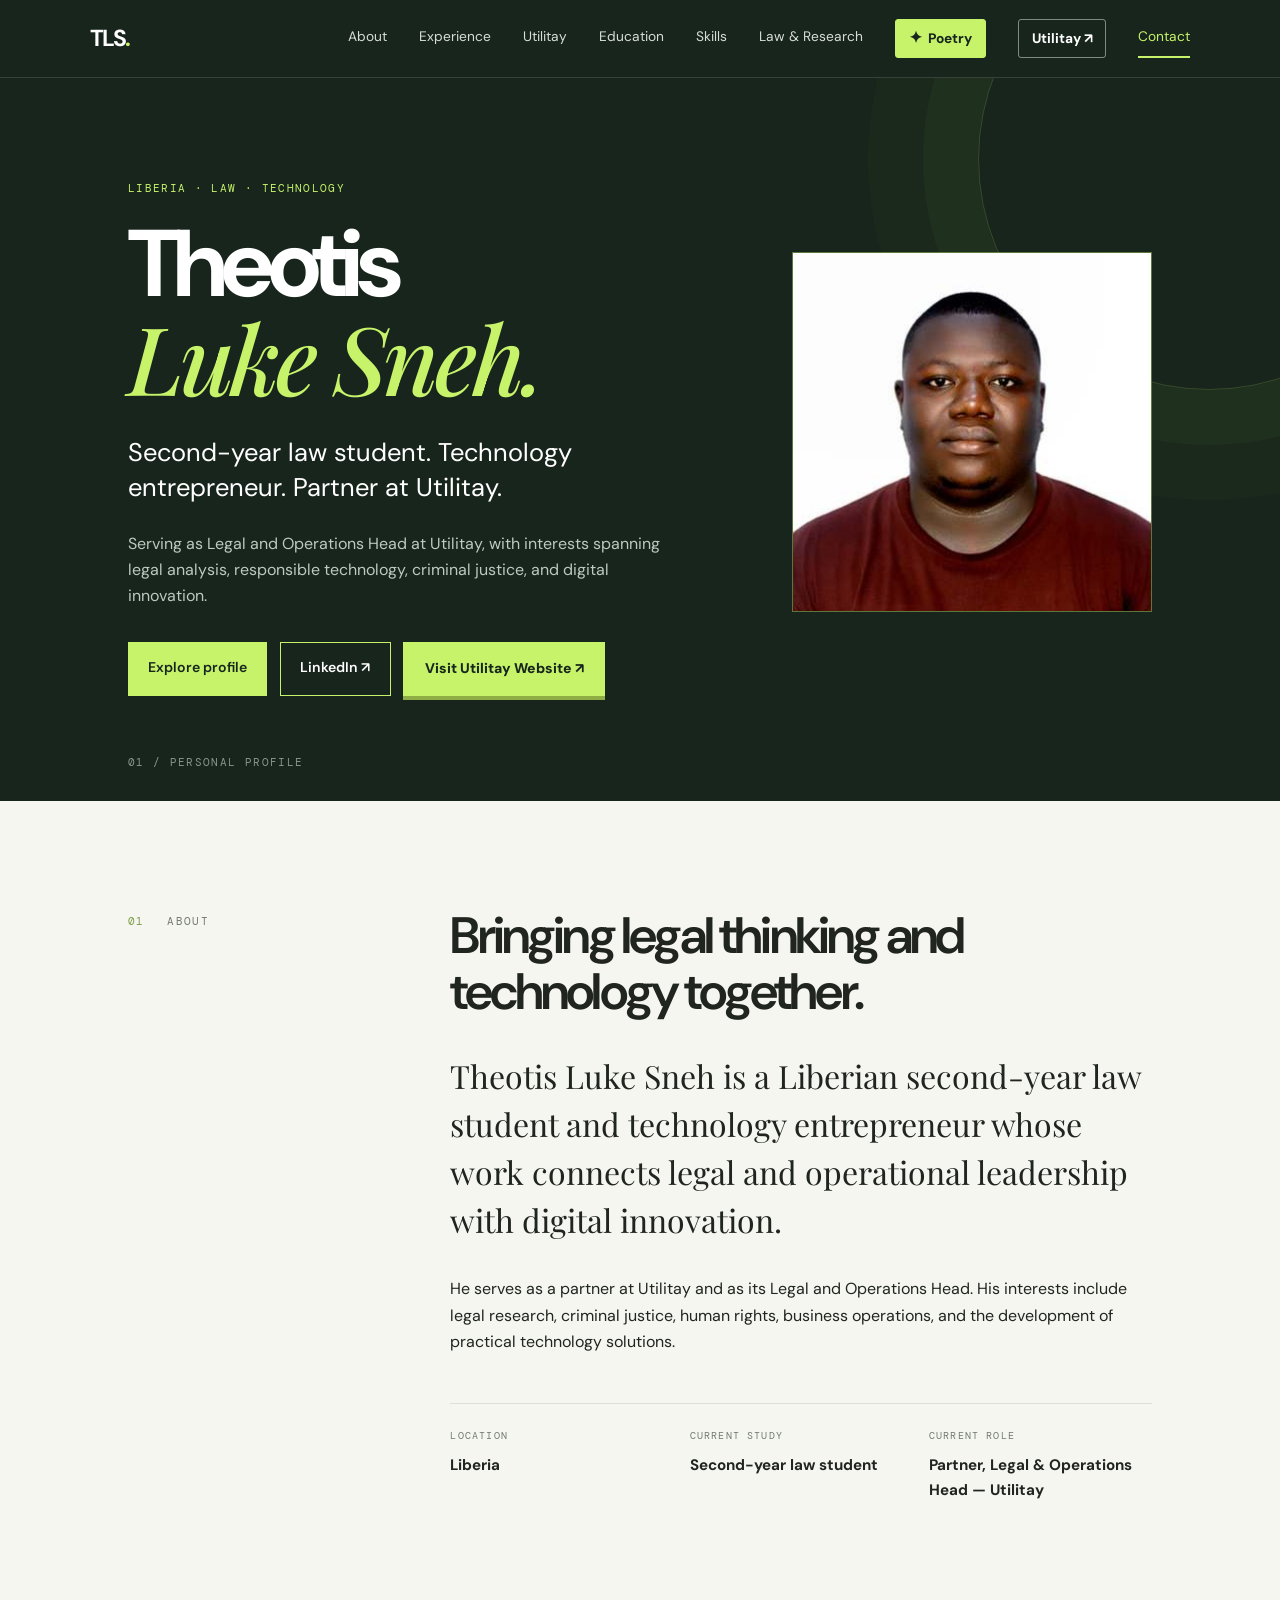
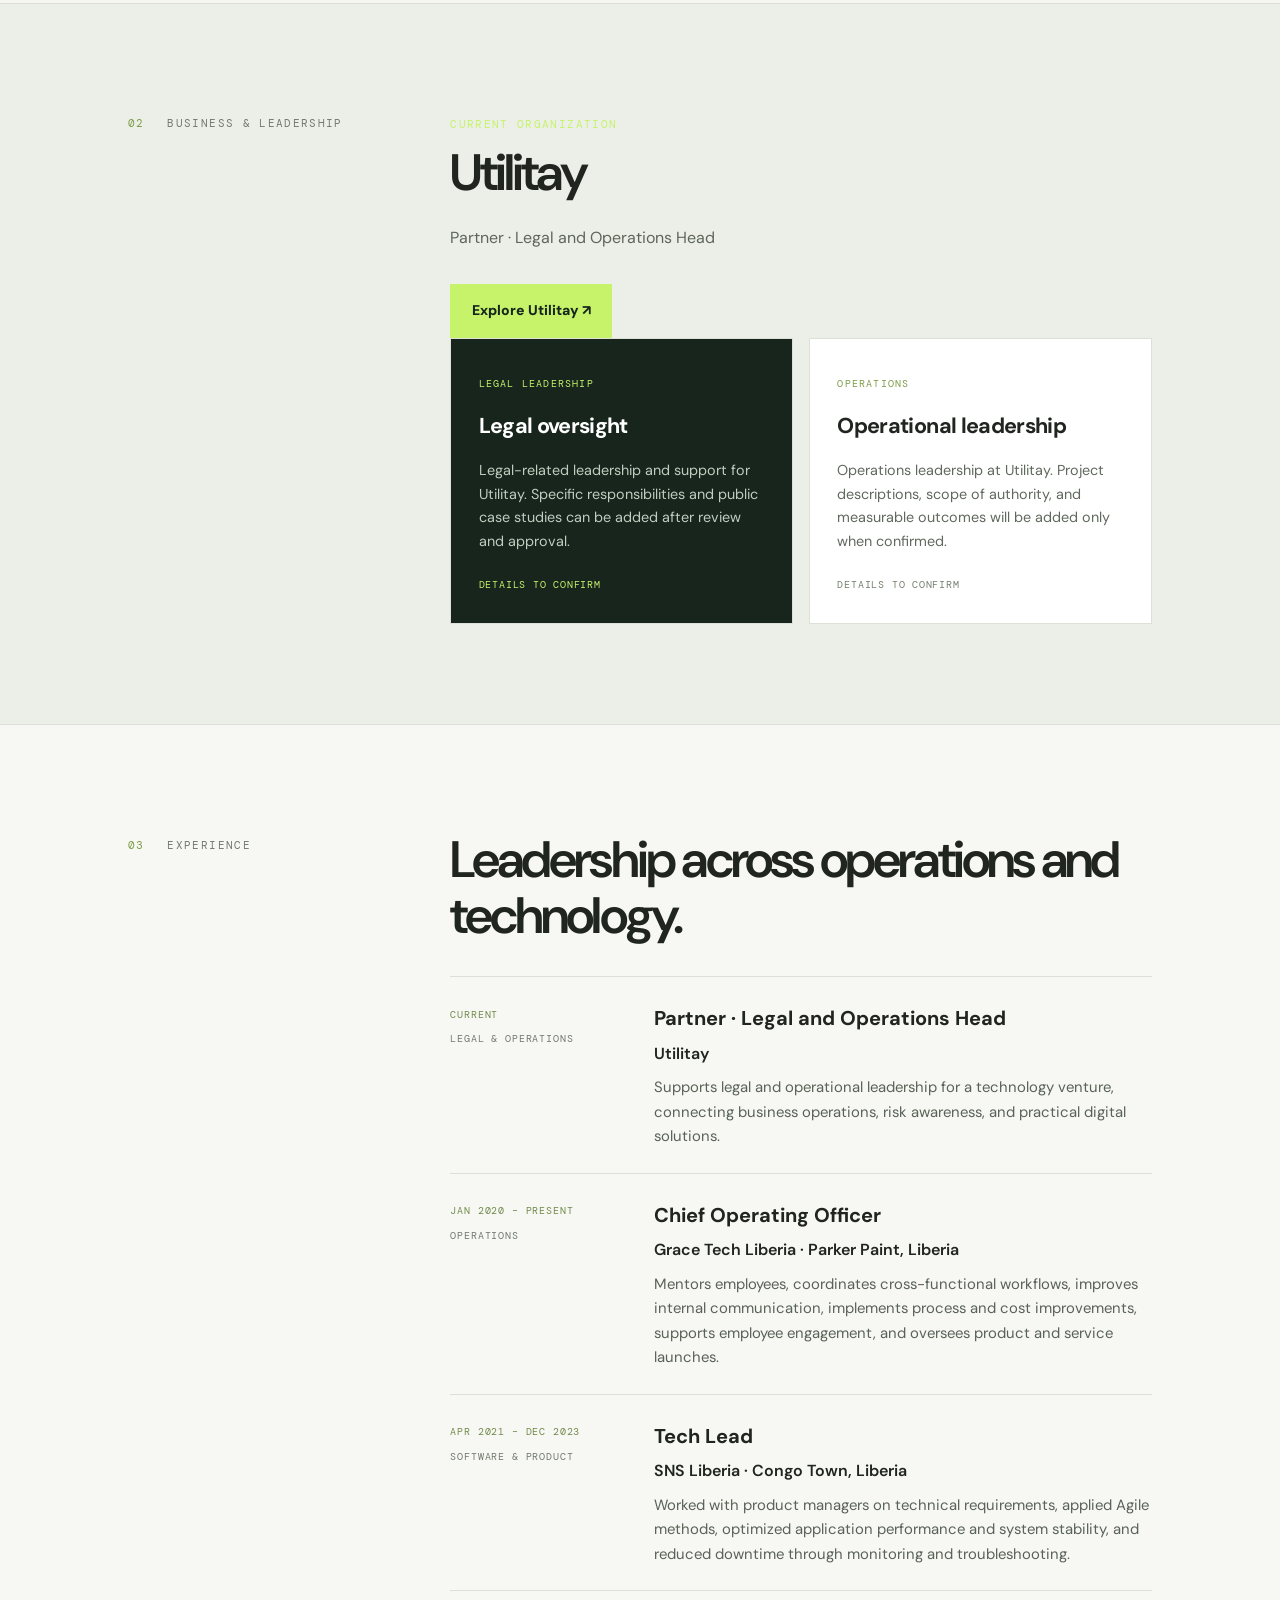
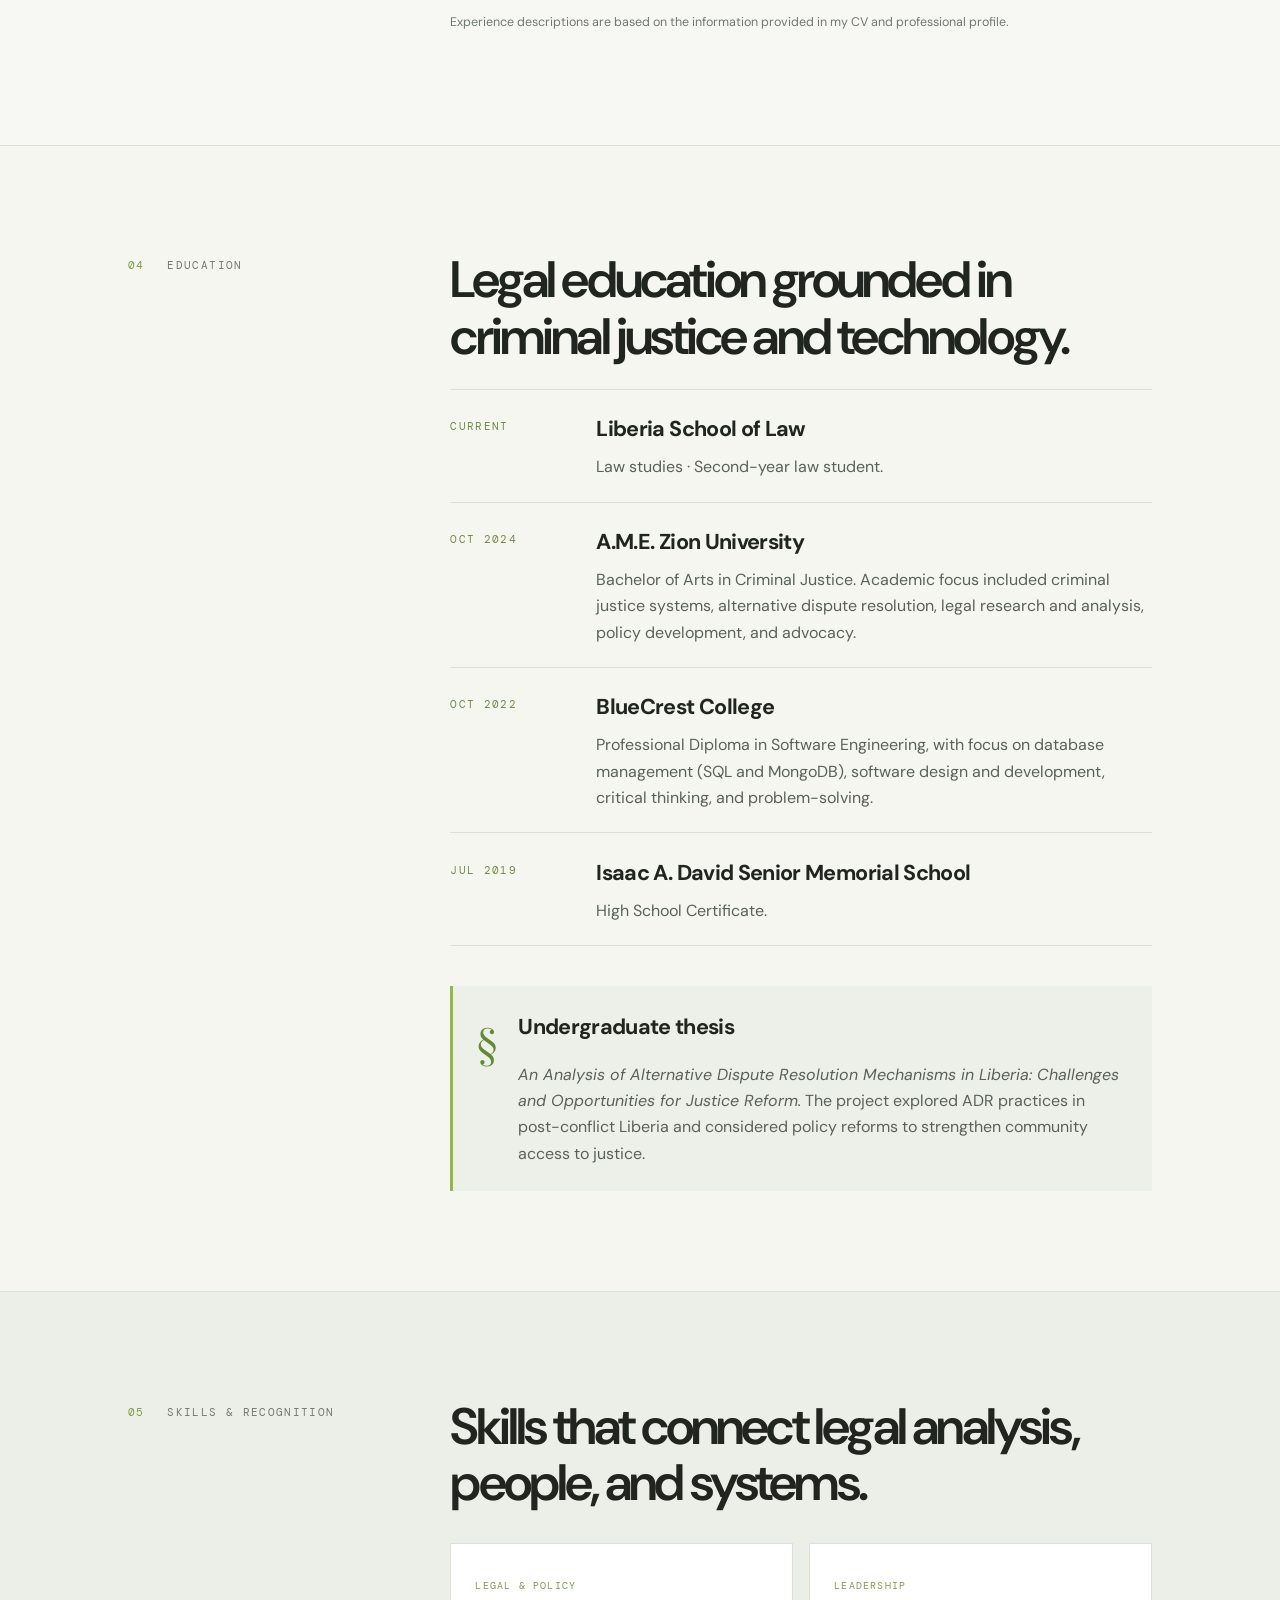
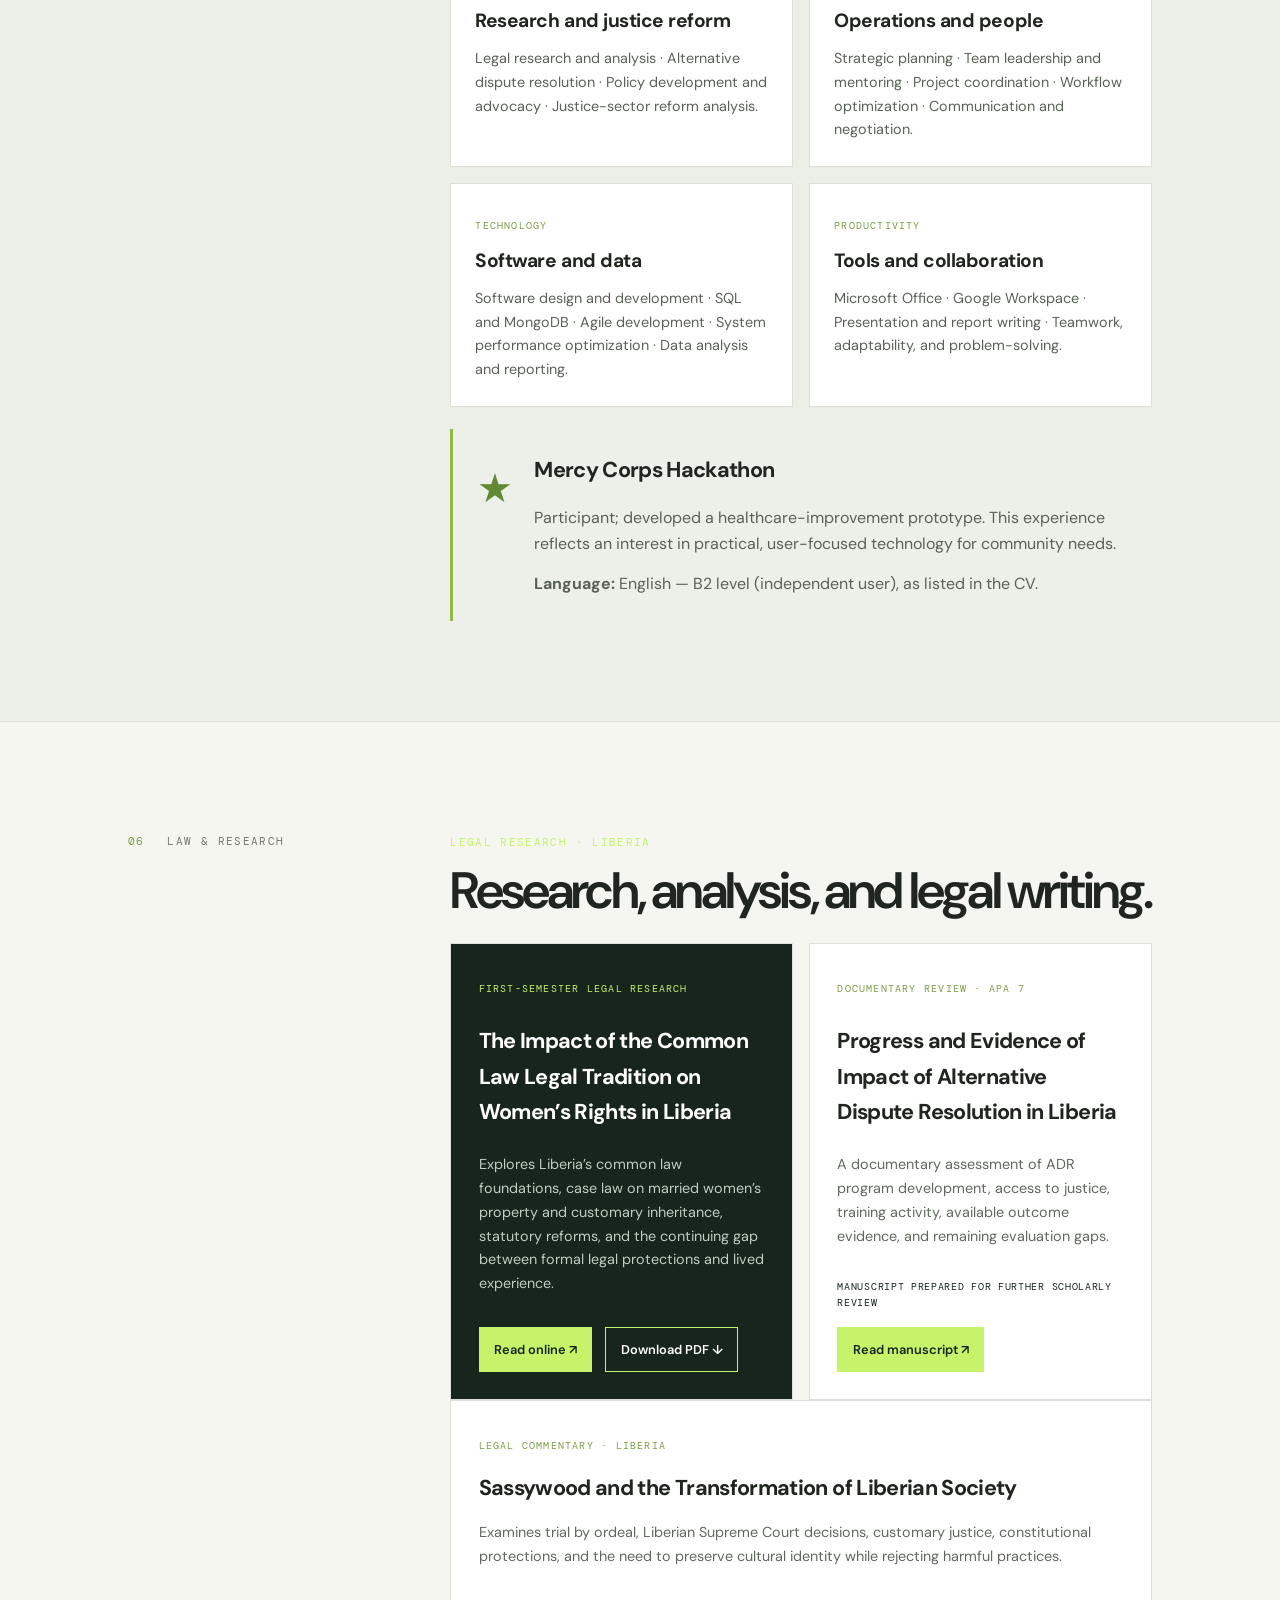
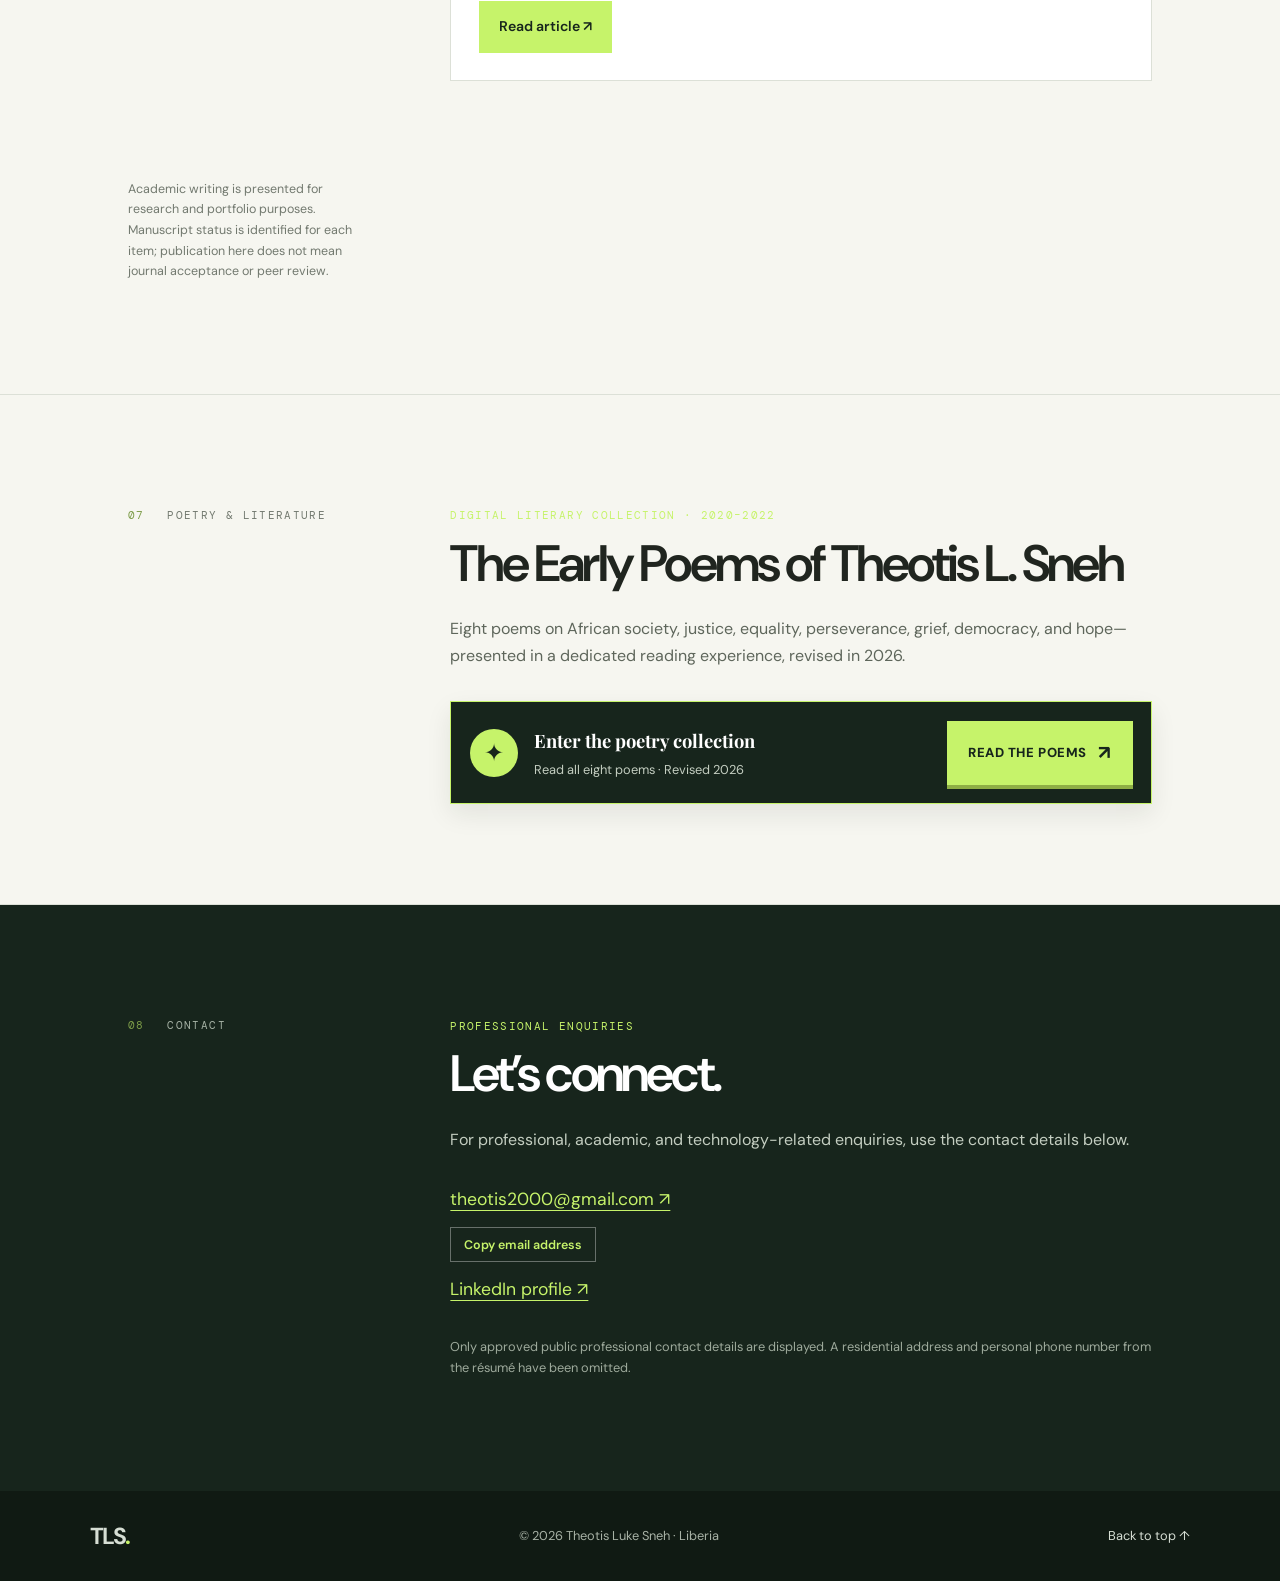
<file: index.html>
<!doctype html>
<html lang="en">
<head>
 <meta name="google-site-verification" content="4X5OKmhWTNkqXhuO3a7ehO23bypr1b2L3fSBo4uZtwU" />
  <meta charset="utf-8">
  <meta name="viewport" content="width=device-width, initial-scale=1">
  <meta name="description" content="Theotis Luke Sneh is a second-year law student and partner at Utilitay, serving as Legal and Operations Head. His interests include law, technology, criminal justice, and digital innovation in Liberia.">
  <meta name="theme-color" content="#17251c">
  <title>Theotis Luke Sneh | Law, Technology & Entrepreneurship</title>
  <link rel="stylesheet" href="styles.css">
  <script type="application/ld+json">
  {
    "@context": "https://schema.org",
    "@type": "ProfilePage",
    "mainEntity": {
      "@type": "Person",
      "name": "Theotis Luke Sneh",
      "description": "Second-year law student and partner at Utilitay, serving as Legal and Operations Head.",
      "email": "mailto:theotis2000@gmail.com",
      "sameAs": ["https://www.linkedin.com/in/theotis-sneh-ab7462237"],
      "address": {"@type": "PostalAddress", "addressCountry": "LR"},
      "alumniOf": [
        {"@type": "CollegeOrUniversity", "name": "A.M.E. Zion University"},
        {"@type": "EducationalOrganization", "name": "BlueCrest College"}
      ]
    }
  }
  </script>
</head>
<body>
  <div class="scroll-progress" role="progressbar" aria-label="Page scroll progress" aria-valuemin="0" aria-valuemax="100" aria-valuenow="0"><span id="scroll-progress-fill"></span></div>
  <header class="topbar">
    <a class="wordmark" href="#home" aria-label="Theotis Luke Sneh home">TLS<span>.</span></a>
    <button class="menu-toggle" type="button" aria-controls="main-navigation" aria-expanded="false" aria-label="Open navigation"><span></span><span></span><span></span></button>
    <nav id="main-navigation" aria-label="Main navigation">
      <a href="#about">About</a><a href="#experience">Experience</a><a href="#work">Utilitay</a><a href="#education">Education</a><a href="#skills">Skills</a><a href="#research">Law &amp; Research</a><a class="poetry-nav-link" href="poetry.html"><span aria-hidden="true">✦</span> Poetry</a><a class="utilitay-nav-link" href="https://utilitay.com/" target="_blank" rel="noopener noreferrer">Utilitay ↗</a><a href="#contact">Contact</a>
    </nav>
  </header>
  <main>
    <section class="hero" id="home">
      <div class="hero-copy">
        <p class="eyebrow">LIBERIA · LAW · TECHNOLOGY</p>
        <h1>Theotis<br><em>Luke Sneh.</em></h1>
        <p class="lede">Second-year law student. Technology entrepreneur. Partner at Utilitay.</p>
        <p class="intro">Serving as Legal and Operations Head at Utilitay, with interests spanning legal analysis, responsible technology, criminal justice, and digital innovation.</p>
        <div class="actions">
          <a class="button primary" href="#about">Explore profile</a>
          <a class="button secondary" href="https://www.linkedin.com/in/theotis-sneh-ab7462237" target="_blank" rel="noopener noreferrer">LinkedIn ↗</a>
          <a class="button utilitay-hero-button" href="https://utilitay.com/" target="_blank" rel="noopener noreferrer">Visit Utilitay Website ↗</a>
        </div>
      </div>
      <div class="portrait-frame">
        <img class="portrait-photo" src="theotis-luke-sneh-portrait.jpg?v=3" alt="Professional headshot of Theotis Luke Sneh in a burgundy shirt against a plain white background" width="360" height="360" loading="eager" decoding="async">
      </div>
      <div class="hero-index">01 / PERSONAL PROFILE</div>
    </section>

    <section class="section about" id="about">
      <div class="section-label"><span>01</span> ABOUT</div>
      <div class="section-body">
        <h2>Bringing legal thinking and technology together.</h2>
        <p class="large-copy">Theotis Luke Sneh is a Liberian second-year law student and technology entrepreneur whose work connects legal and operational leadership with digital innovation.</p>
        <p>He serves as a partner at Utilitay and as its Legal and Operations Head. His interests include legal research, criminal justice, human rights, business operations, and the development of practical technology solutions.</p>
        <div class="fact-grid">
          <div><span class="fact-label">LOCATION</span><strong>Liberia</strong></div>
          <div><span class="fact-label">CURRENT STUDY</span><strong>Second-year law student</strong></div>
          <div><span class="fact-label">CURRENT ROLE</span><strong>Partner, Legal & Operations Head — Utilitay</strong></div>
        </div>
      </div>
    </section>

    <section class="section work" id="work">
      <div class="section-label"><span>02</span> BUSINESS & LEADERSHIP</div>
      <div class="section-body">
        <p class="eyebrow">CURRENT ORGANIZATION</p>
        <h2>Utilitay</h2>
        <p class="section-intro">Partner · Legal and Operations Head</p>
        <div class="actions utilitay-section-action"><a class="button utilitay-hero-button" href="https://utilitay.com/" target="_blank" rel="noopener noreferrer">Explore Utilitay ↗</a></div>
        <div class="project-grid">
          <article class="project-card featured">
            <p class="card-kicker">LEGAL LEADERSHIP</p>
            <h3>Legal oversight</h3>
            <p>Legal-related leadership and support for Utilitay. Specific responsibilities and public case studies can be added after review and approval.</p>
            <span class="card-status">DETAILS TO CONFIRM</span>
          </article>
          <article class="project-card">
            <p class="card-kicker">OPERATIONS</p>
            <h3>Operational leadership</h3>
            <p>Operations leadership at Utilitay. Project descriptions, scope of authority, and measurable outcomes will be added only when confirmed.</p>
            <span class="card-status">DETAILS TO CONFIRM</span>
          </article>
        </div>
      </div>
    </section>


    <section class="section experience" id="experience">
      <div class="section-label"><span>03</span> EXPERIENCE</div>
      <div class="section-body">
        <h2>Leadership across operations and technology.</h2>
        <div class="experience-list">
          <article class="experience-item">
            <div class="experience-meta"><span class="experience-date">CURRENT</span><span class="experience-type">LEGAL &amp; OPERATIONS</span></div>
            <div><h3>Partner · Legal and Operations Head</h3><p class="experience-org">Utilitay</p><p>Supports legal and operational leadership for a technology venture, connecting business operations, risk awareness, and practical digital solutions.</p></div>
          </article>
          <article class="experience-item">
            <div class="experience-meta"><span class="experience-date">JAN 2020 – PRESENT</span><span class="experience-type">OPERATIONS</span></div>
            <div><h3>Chief Operating Officer</h3><p class="experience-org">Grace Tech Liberia · Parker Paint, Liberia</p><p>Mentors employees, coordinates cross-functional workflows, improves internal communication, implements process and cost improvements, supports employee engagement, and oversees product and service launches.</p></div>
          </article>
          <article class="experience-item">
            <div class="experience-meta"><span class="experience-date">APR 2021 – DEC 2023</span><span class="experience-type">SOFTWARE &amp; PRODUCT</span></div>
            <div><h3>Tech Lead</h3><p class="experience-org">SNS Liberia · Congo Town, Liberia</p><p>Worked with product managers on technical requirements, applied Agile methods, optimized application performance and system stability, and reduced downtime through monitoring and troubleshooting.</p></div>
          </article>
        </div>
        <p class="experience-footnote">Experience descriptions are based on the information provided in my CV and professional profile.</p>
      </div>
    </section>

    <section class="section law" id="education">
      <div class="section-label"><span>04</span> EDUCATION</div>
      <div class="section-body">
        <h2>Legal education grounded in criminal justice and technology.</h2>
        <div class="education-list">
          <article><span class="education-date">CURRENT</span><div><h3>Liberia School of Law</h3><p>Law studies · Second-year law student.</p></div></article>
          <article><span class="education-date">OCT 2024</span><div><h3>A.M.E. Zion University</h3><p>Bachelor of Arts in Criminal Justice. Academic focus included criminal justice systems, alternative dispute resolution, legal research and analysis, policy development, and advocacy.</p></div></article>
          <article><span class="education-date">OCT 2022</span><div><h3>BlueCrest College</h3><p>Professional Diploma in Software Engineering, with focus on database management (SQL and MongoDB), software design and development, critical thinking, and problem-solving.</p></div></article>
          <article><span class="education-date">JUL 2019</span><div><h3>Isaac A. David Senior Memorial School</h3><p>High School Certificate.</p></div></article>
        </div>
        <div class="research-note">
          <span class="research-mark">§</span>
          <div><h3>Undergraduate thesis</h3><p><em>An Analysis of Alternative Dispute Resolution Mechanisms in Liberia: Challenges and Opportunities for Justice Reform.</em> The project explored ADR practices in post-conflict Liberia and considered policy reforms to strengthen community access to justice.</p></div>
        </div>
      </div>
    </section>

    <section class="section skills-section" id="skills">
      <div class="section-label"><span>05</span> SKILLS &amp; RECOGNITION</div>
      <div class="section-body">
        <h2>Skills that connect legal analysis, people, and systems.</h2>
        <div class="skills-grid">
          <article class="skill-card"><p class="card-kicker">LEGAL &amp; POLICY</p><h3>Research and justice reform</h3><p>Legal research and analysis · Alternative dispute resolution · Policy development and advocacy · Justice-sector reform analysis.</p></article>
          <article class="skill-card"><p class="card-kicker">LEADERSHIP</p><h3>Operations and people</h3><p>Strategic planning · Team leadership and mentoring · Project coordination · Workflow optimization · Communication and negotiation.</p></article>
          <article class="skill-card"><p class="card-kicker">TECHNOLOGY</p><h3>Software and data</h3><p>Software design and development · SQL and MongoDB · Agile development · System performance optimization · Data analysis and reporting.</p></article>
          <article class="skill-card"><p class="card-kicker">PRODUCTIVITY</p><h3>Tools and collaboration</h3><p>Microsoft Office · Google Workspace · Presentation and report writing · Teamwork, adaptability, and problem-solving.</p></article>
        </div>
        <div class="research-note recognition-note">
          <span class="research-mark">★</span>
          <div><h3>Mercy Corps Hackathon</h3><p>Participant; developed a healthcare-improvement prototype. This experience reflects an interest in practical, user-focused technology for community needs.</p><p class="language-line"><strong>Language:</strong> English — B2 level (independent user), as listed in the CV.</p></div>
        </div>
      </div>
    </section>

    <section class="section law" id="research">
      <div class="section-label"><span>06</span> LAW &amp; RESEARCH</div>
      <div class="section-body">
        <p class="eyebrow">LEGAL RESEARCH · LIBERIA</p>
        <h2>Research, analysis, and legal writing.</h2>
        <div class="project-grid research-grid">
          <article class="project-card featured">
            <p class="card-kicker">FIRST-SEMESTER LEGAL RESEARCH</p>
            <h3>The Impact of the Common Law Legal Tradition on Women’s Rights in Liberia</h3>
            <p>Explores Liberia’s common law foundations, case law on married women’s property and customary inheritance, statutory reforms, and the continuing gap between formal legal protections and lived experience.</p>
            <div class="actions"><a class="button primary" href="research/common-law-womens-rights-liberia.html">Read online ↗</a><a class="button secondary" href="research/common-law-womens-rights-liberia-public-copy.pdf">Download PDF ↓</a></div>
          </article>
          <article class="project-card">
            <p class="card-kicker">DOCUMENTARY REVIEW · APA 7</p>
            <h3>Progress and Evidence of Impact of Alternative Dispute Resolution in Liberia</h3>
            <p>A documentary assessment of ADR program development, access to justice, training activity, available outcome evidence, and remaining evaluation gaps.</p>
            <span class="manuscript-status">MANUSCRIPT PREPARED FOR FURTHER SCHOLARLY REVIEW</span>
            <div class="actions"><a class="button primary" href="research/liberia-adr-documentary-assessment.html">Read manuscript ↗</a></div>
          </article>
        </div>
                  <article class="project-card">
            <p class="card-kicker">LEGAL COMMENTARY · LIBERIA</p>
            <h3>Sassywood and the Transformation of Liberian Society</h3>
            <p>Examines trial by ordeal, Liberian Supreme Court decisions, customary justice, constitutional protections, and the need to preserve cultural identity while rejecting harmful practices.</p>
            <div class="actions"><a class="button primary" href="research/sassywood-liberian-society.html">Read article ↗</a></div>
          </article>
        </div>
        <p class="research-disclaimer">Academic writing is presented for research and portfolio purposes. Manuscript status is identified for each item; publication here does not mean journal acceptance or peer review.</p>
      </div>
    </section>

    <section class="section law" id="poetry">
      <div class="section-label"><span>07</span> POETRY &amp; LITERATURE</div>
      <div class="section-body">
        <p class="eyebrow">DIGITAL LITERARY COLLECTION · 2020–2022</p>
        <h2>The Early Poems of Theotis L. Sneh</h2>
        <p class="section-intro">Eight poems on African society, justice, equality, perseverance, grief, democracy, and hope—presented in a dedicated reading experience, revised in 2026.</p>
        <div class="poetry-callout"><div class="poetry-callout-mark" aria-hidden="true">✦</div><div class="poetry-callout-copy"><strong>Enter the poetry collection</strong><span>Read all eight poems · Revised 2026</span></div><a class="button poetry-cta" href="poetry.html">READ THE POEMS <span aria-hidden="true">↗</span></a></div>
      </div>
    </section>

    <section class="section contact" id="contact">
      <div class="section-label"><span>08</span> CONTACT</div>
      <div class="section-body contact-panel">
        <p class="eyebrow">PROFESSIONAL ENQUIRIES</p>
        <h2>Let’s connect.</h2>
        <p>For professional, academic, and technology-related enquiries, use the contact details below.</p>
        <div class="contact-links">
          <a href="mailto:theotis2000@gmail.com">theotis2000@gmail.com ↗</a>
          <button class="copy-email-button" type="button" data-copy="theotis2000@gmail.com">Copy email address</button>
          <a href="https://www.linkedin.com/in/theotis-sneh-ab7462237" target="_blank" rel="noopener noreferrer">LinkedIn profile ↗</a>
        </div>
        <p class="privacy-note">Only approved public professional contact details are displayed. A residential address and personal phone number from the résumé have been omitted.</p>
      </div>
    </section>
  </main>
  <button class="back-to-top" id="back-to-top" type="button" aria-label="Back to top">↑ <span>Top</span></button>
  <footer>
    <a class="wordmark" href="#home">TLS<span>.</span></a>
    <p>© 2026 Theotis Luke Sneh · Liberia</p>
    <a href="#home">Back to top ↑</a>
  </footer>
  <script src="script.js" defer></script>
</body>
</html>
</file>
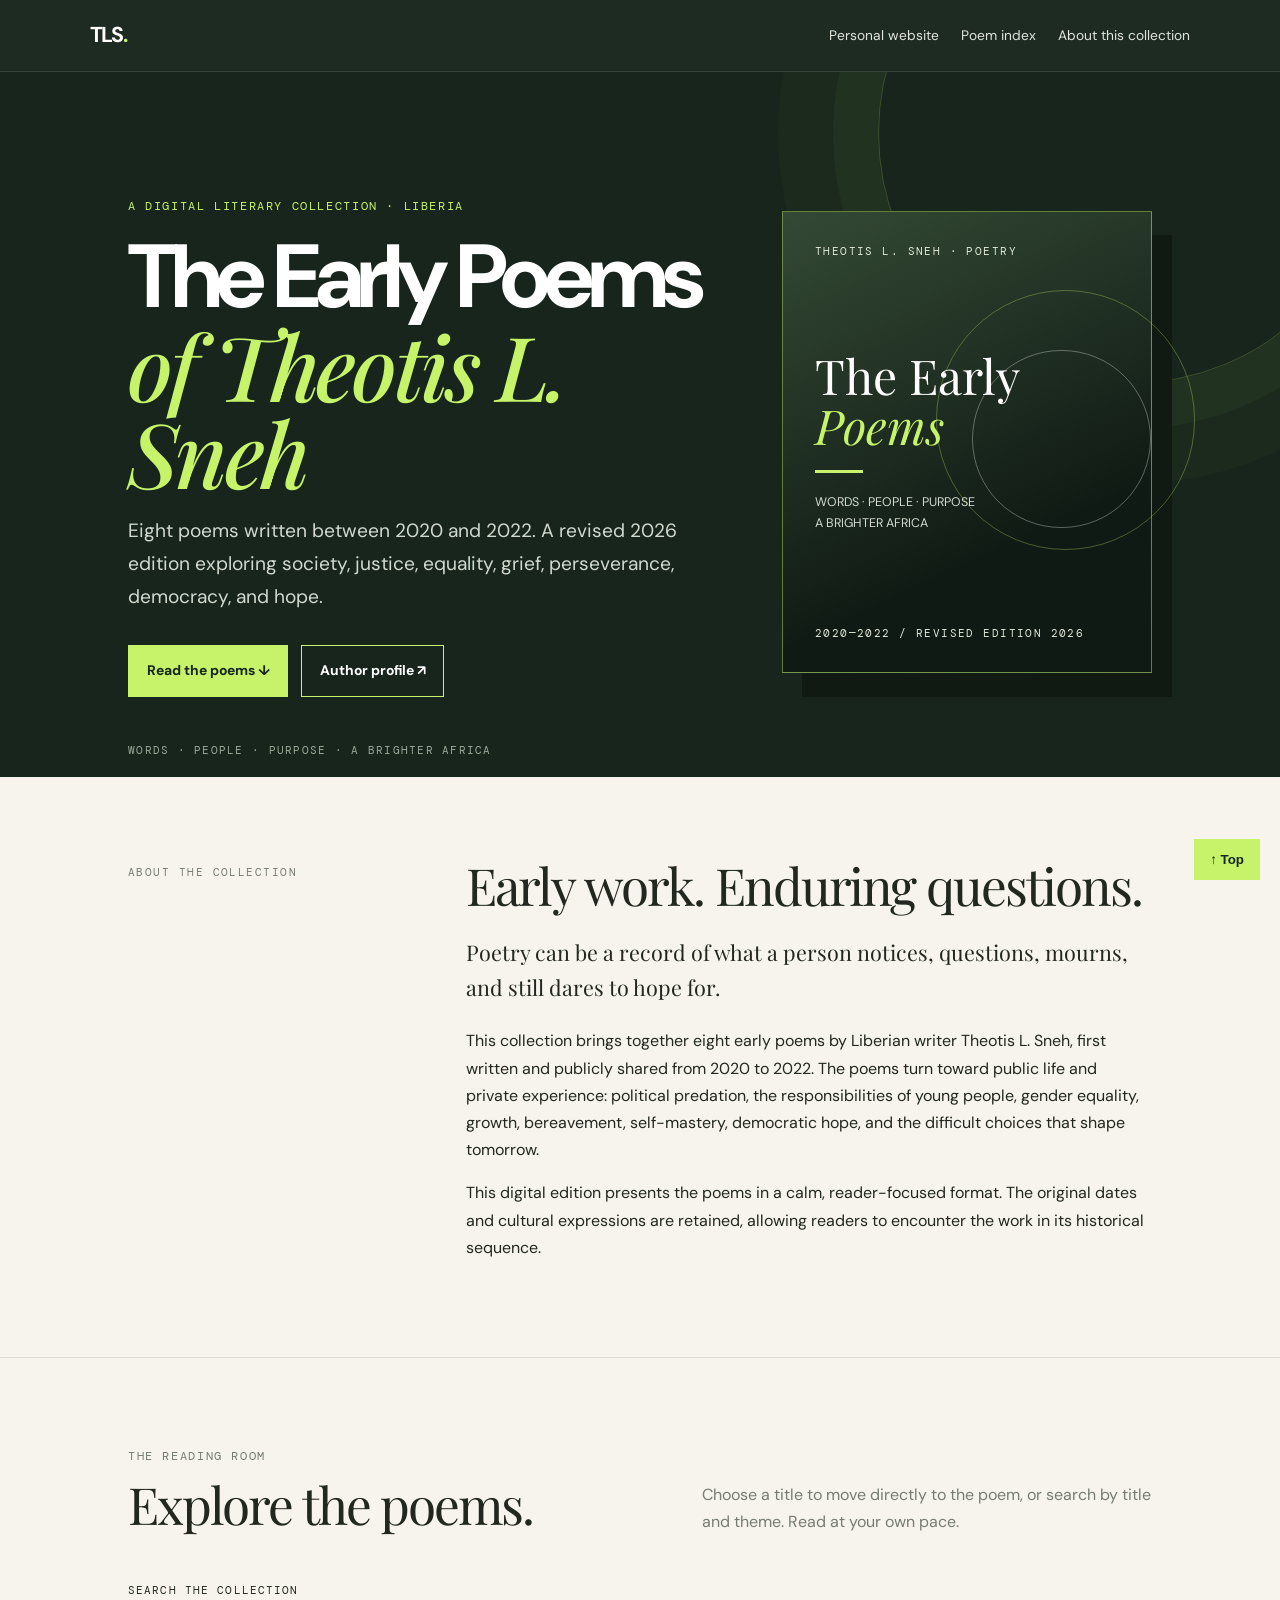
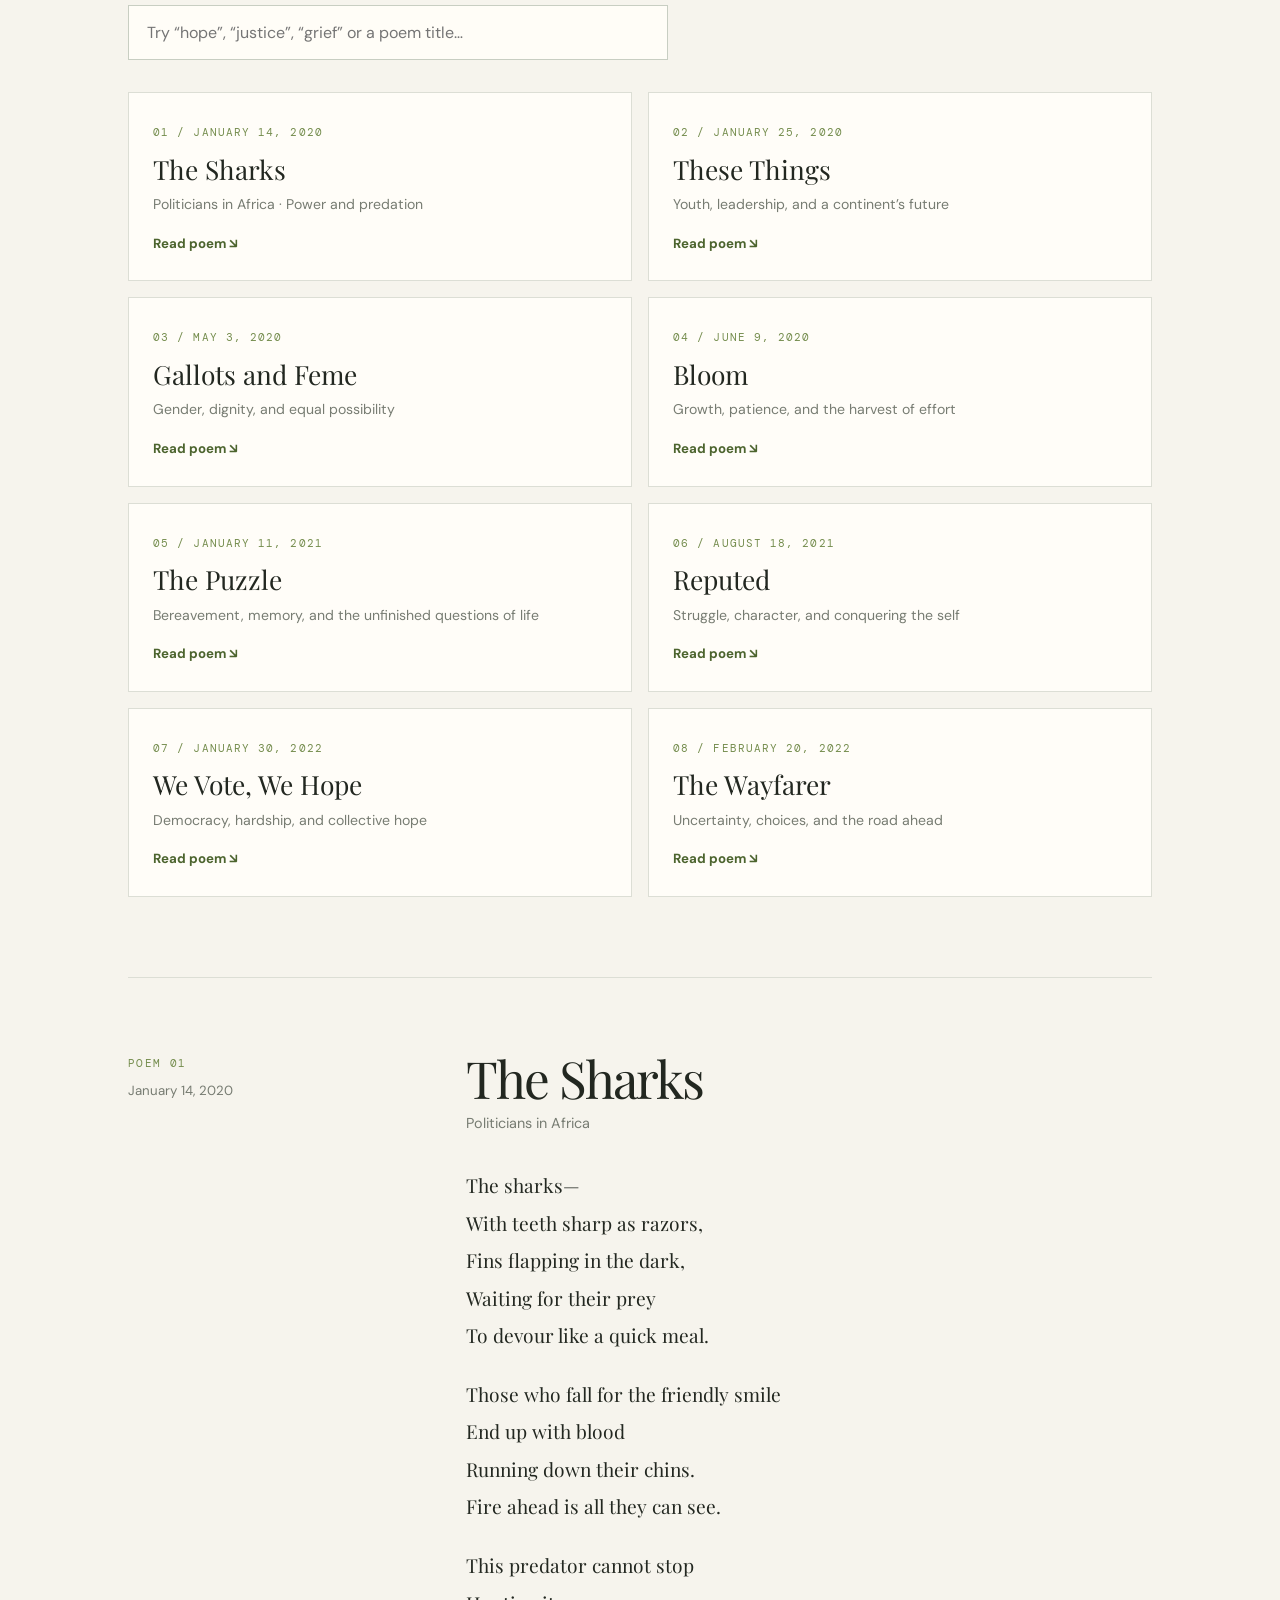
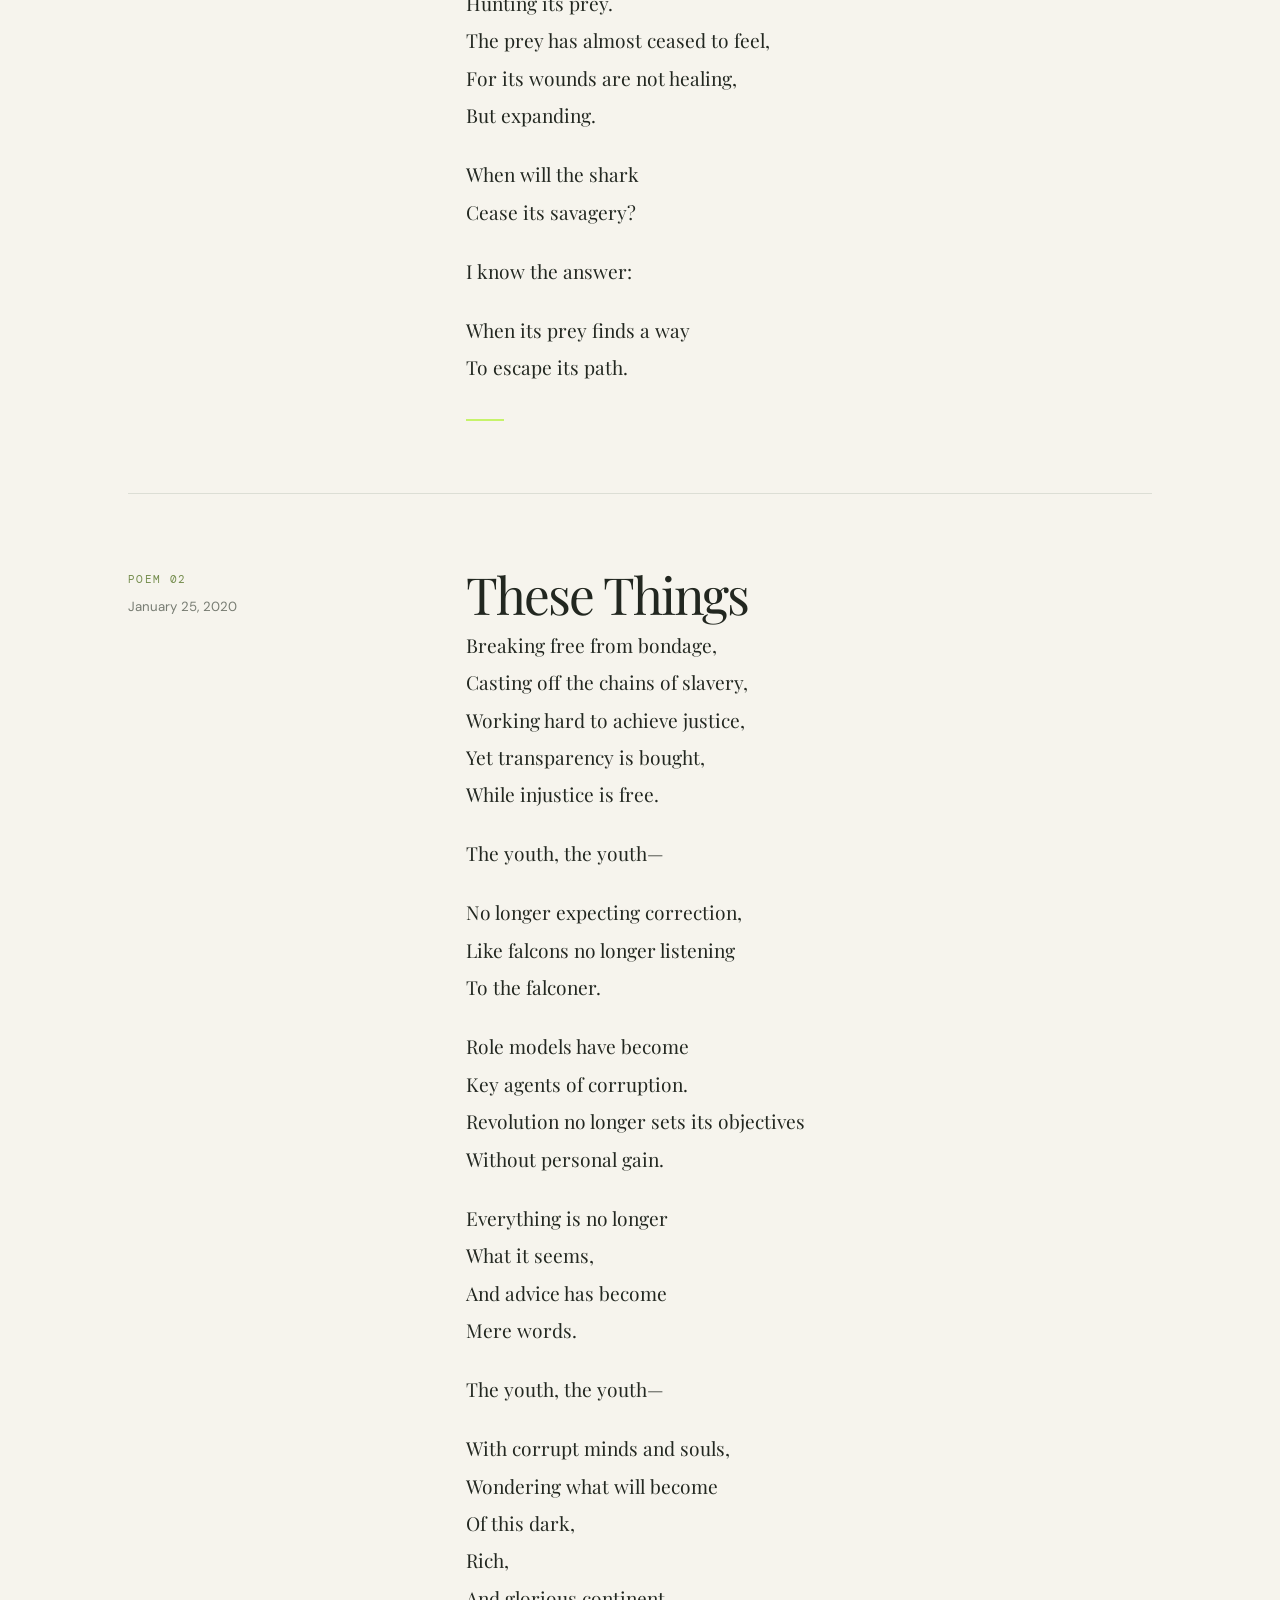
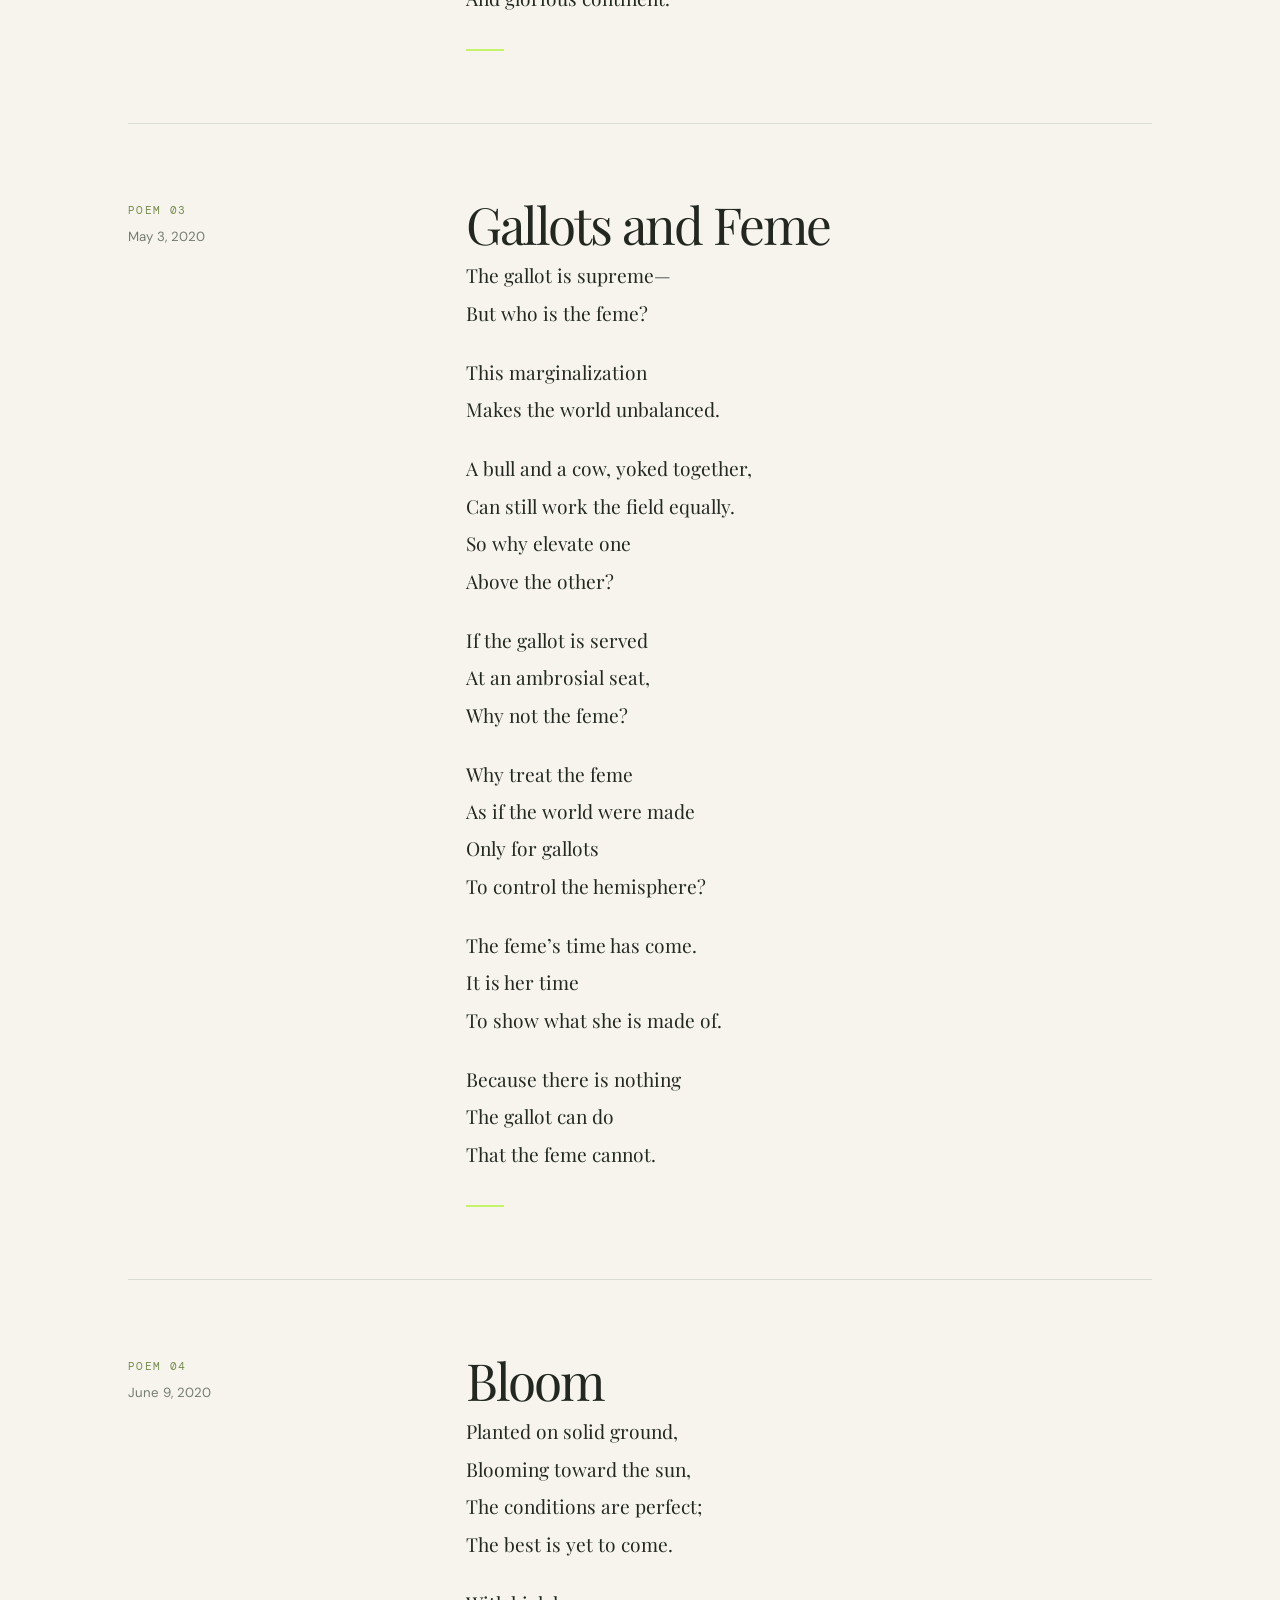
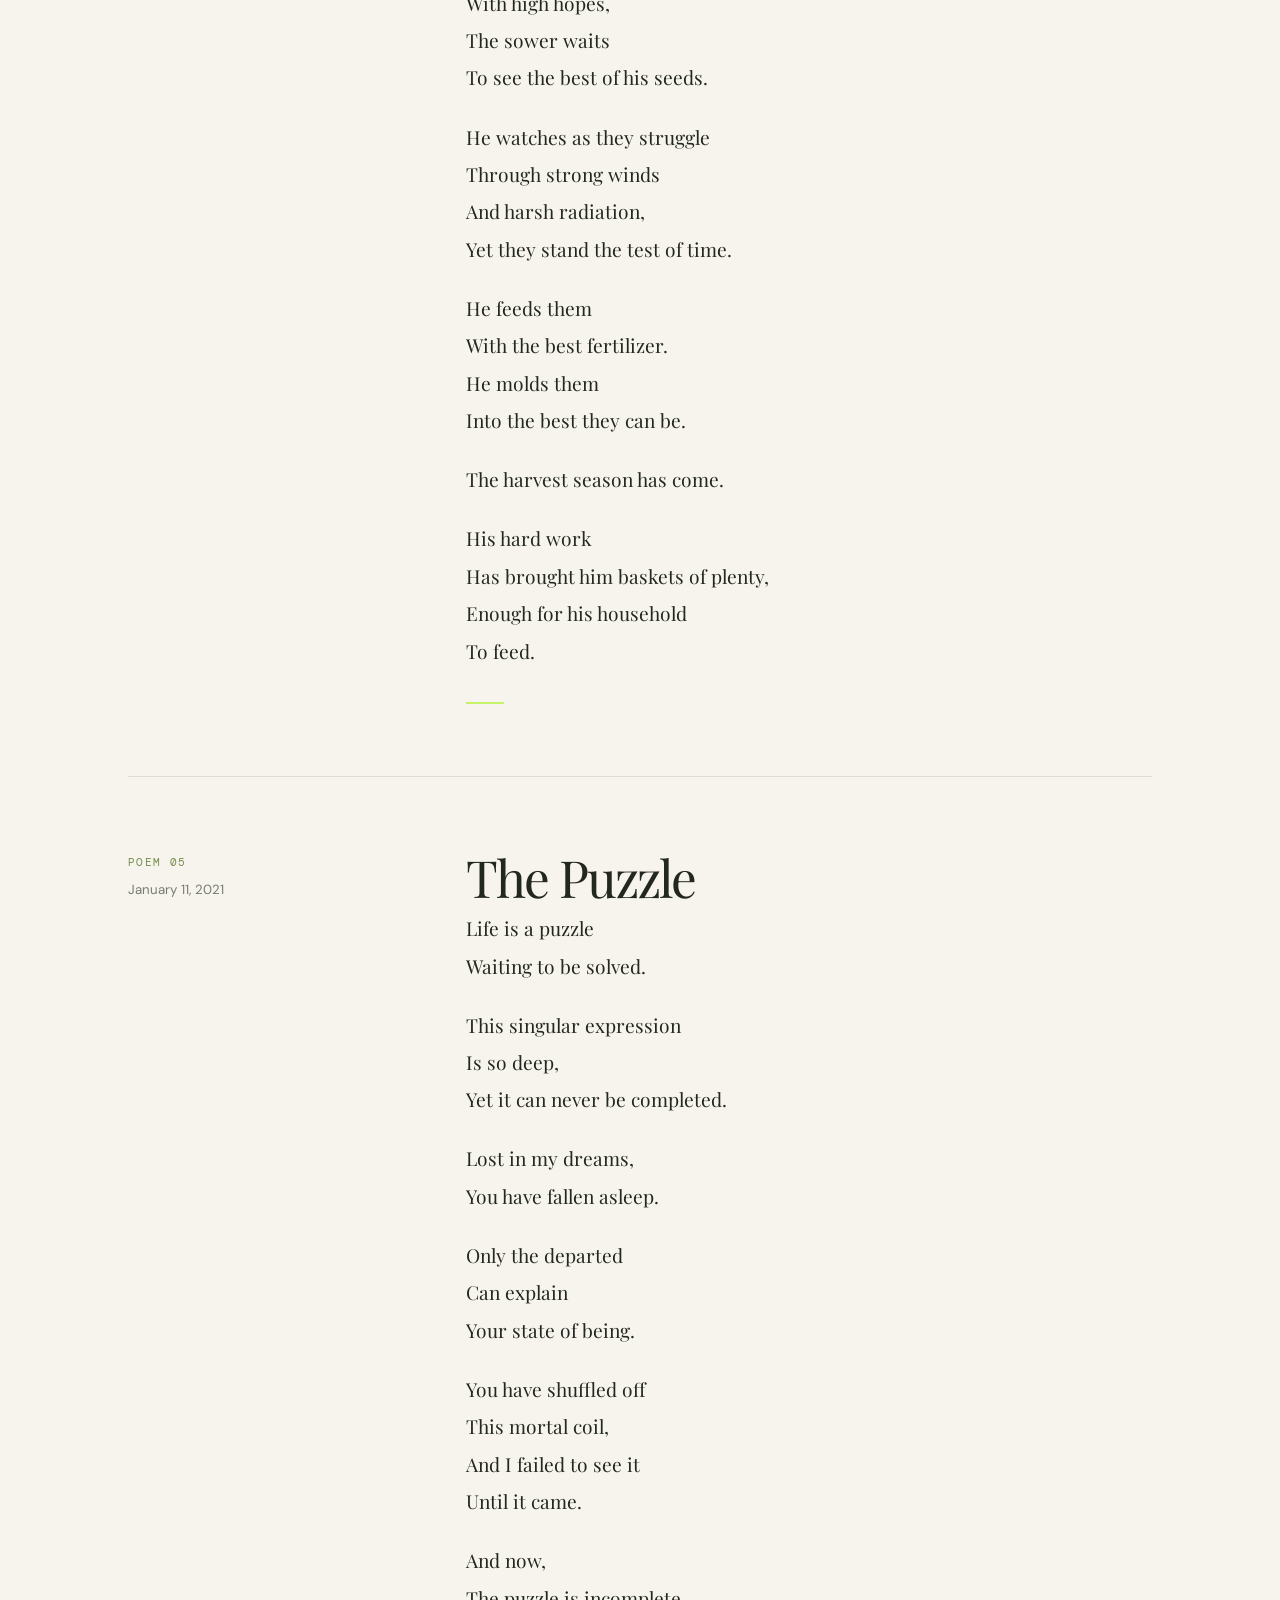
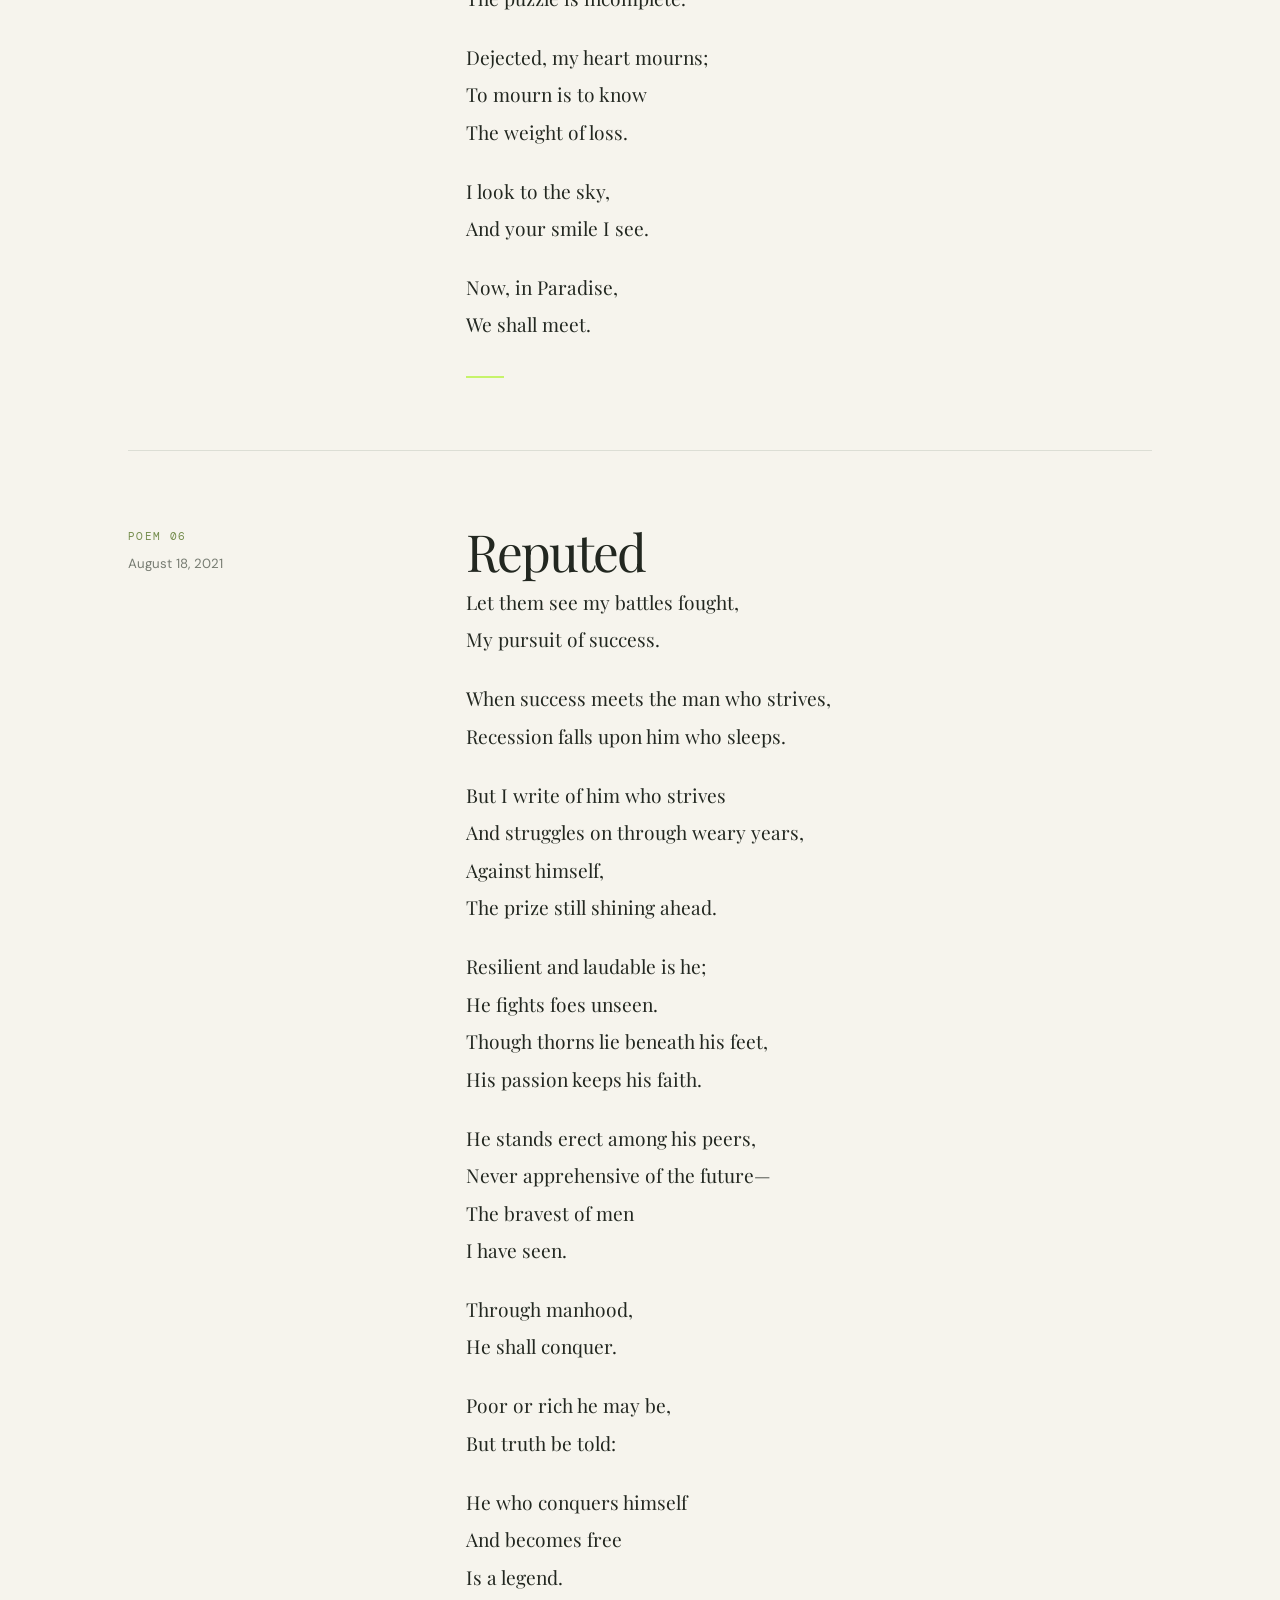
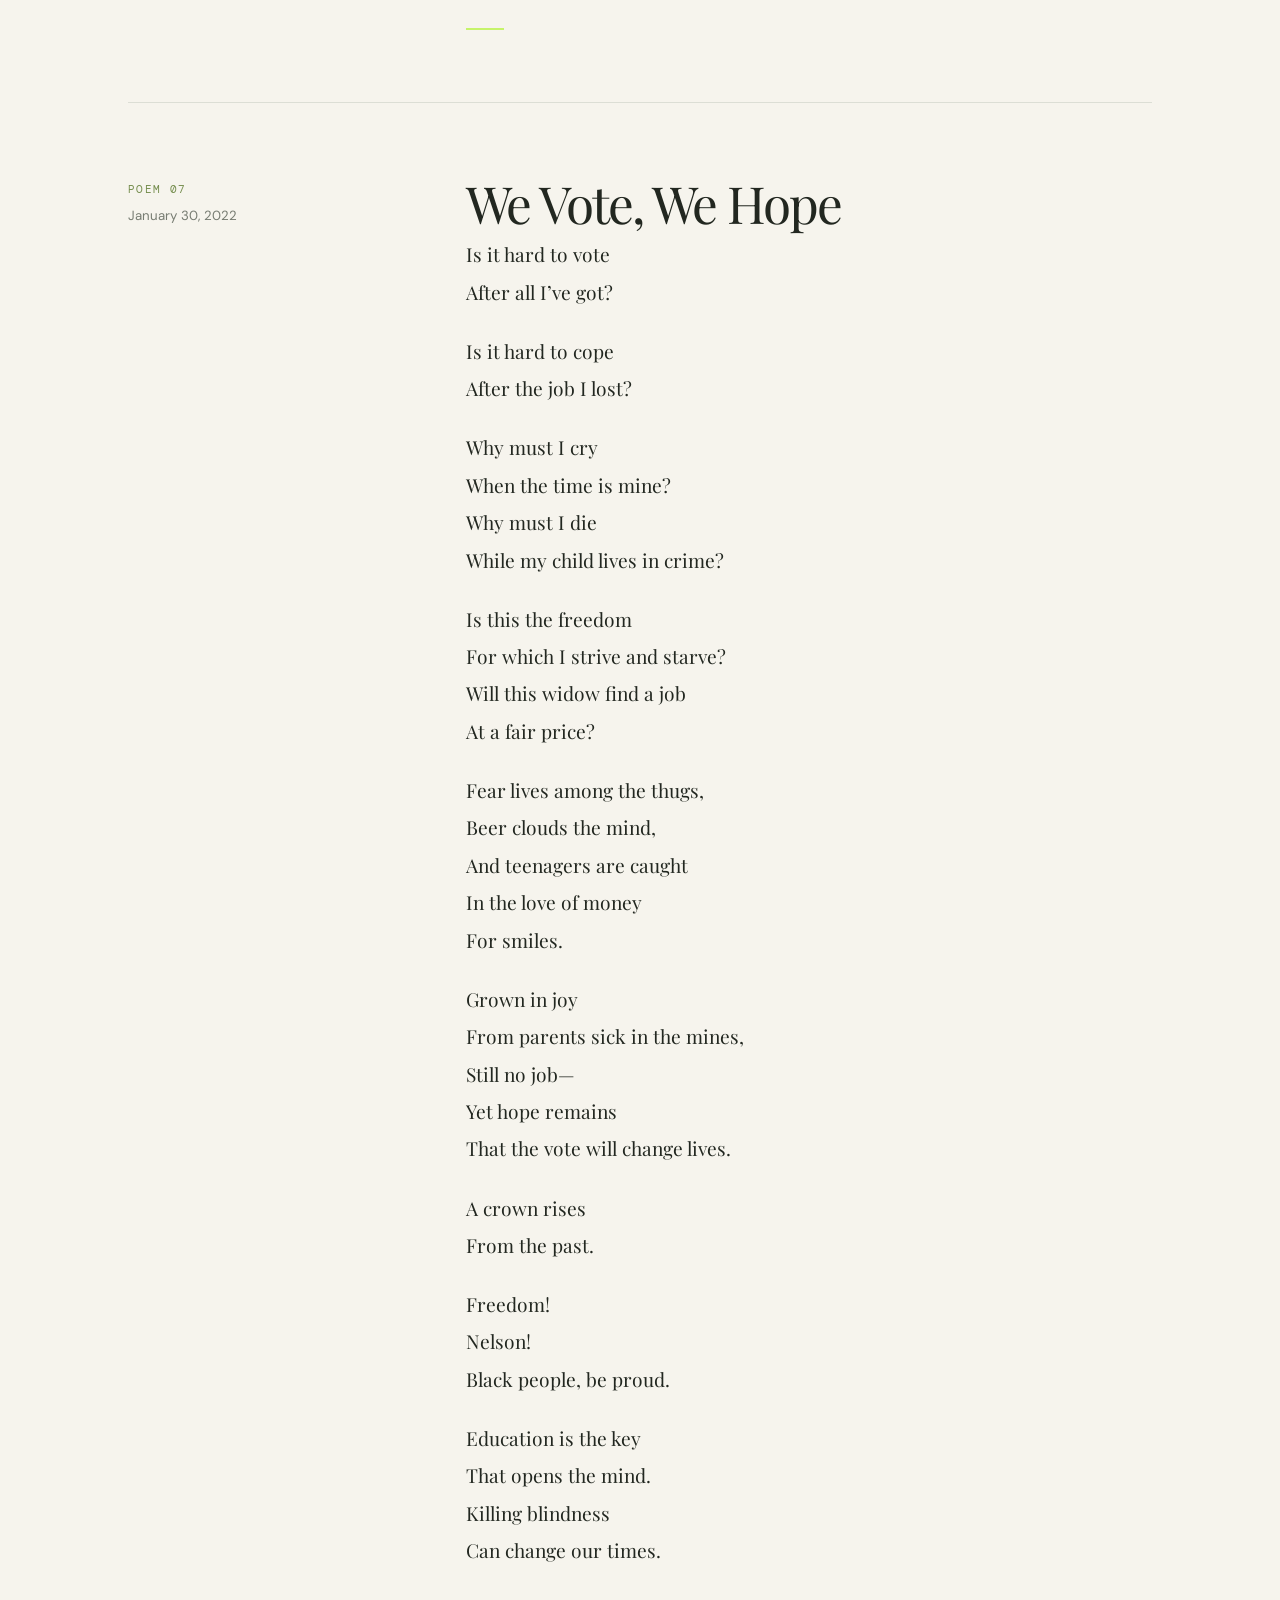
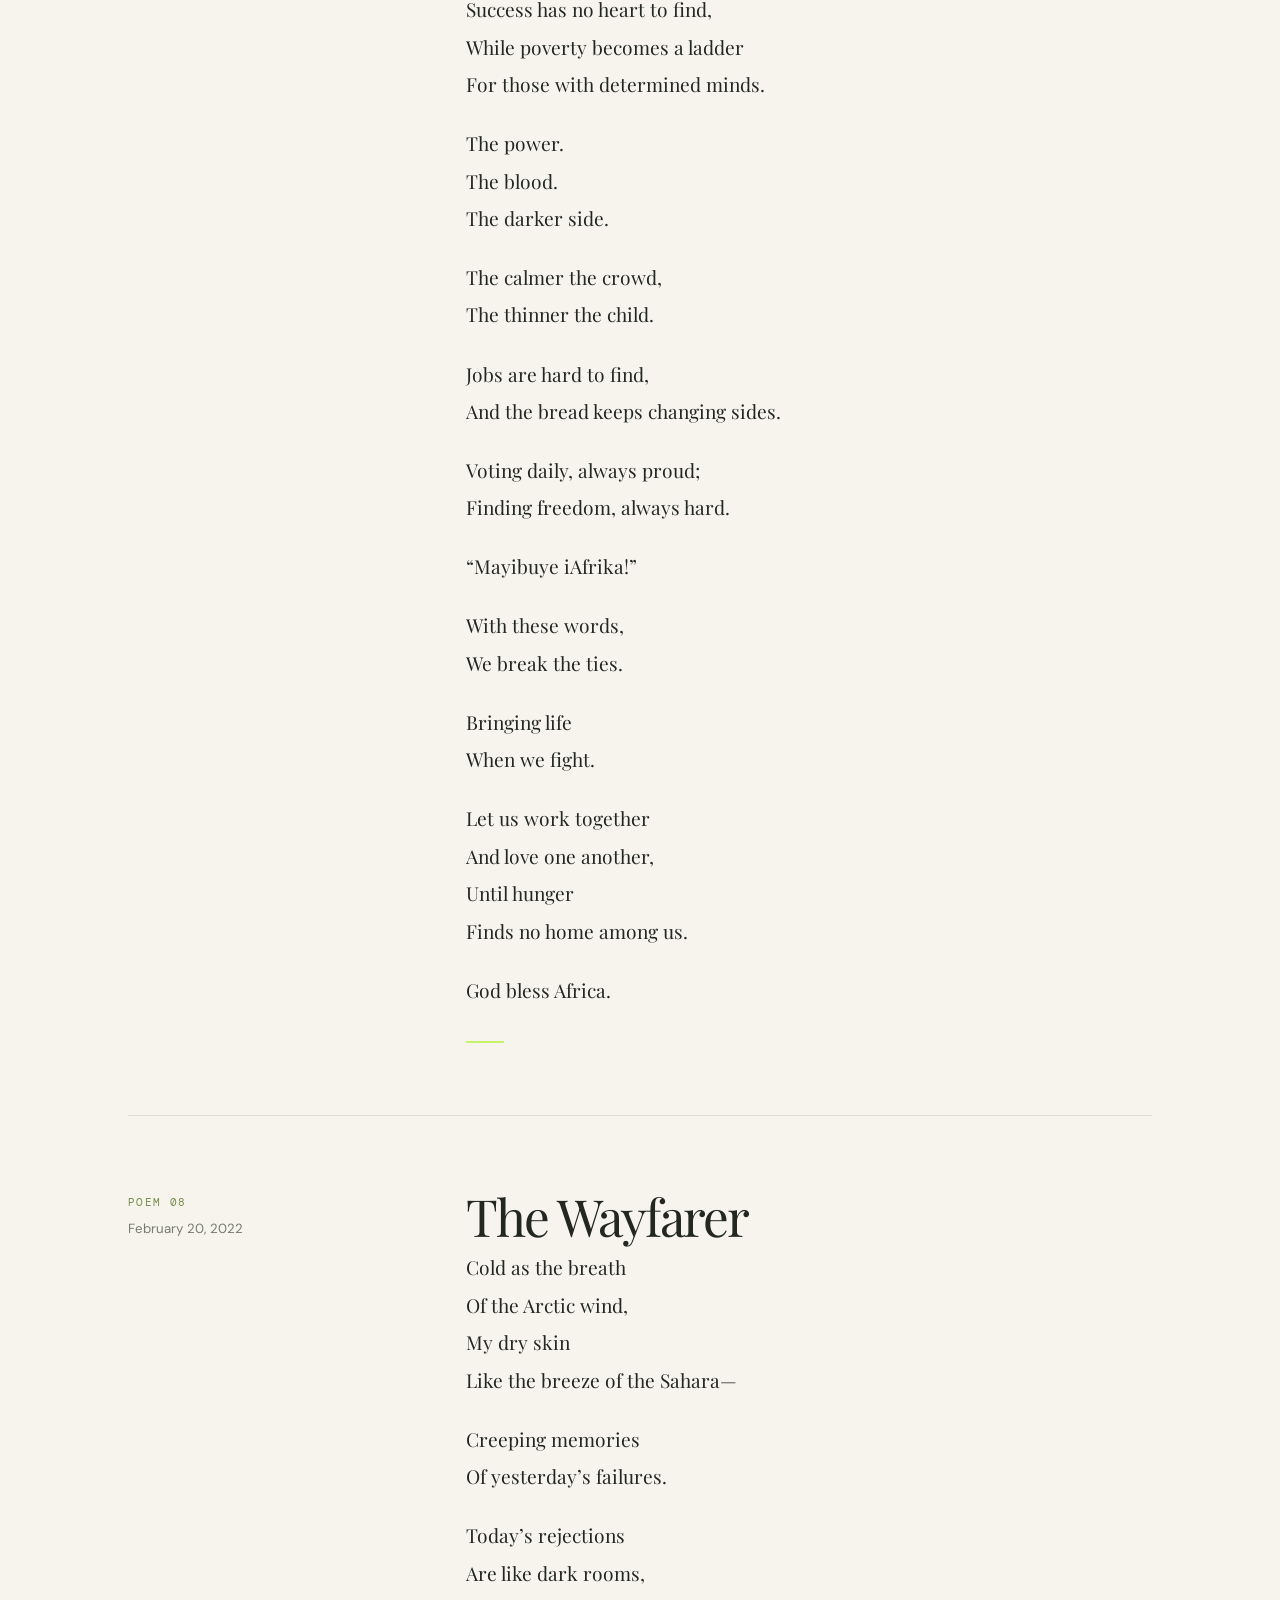
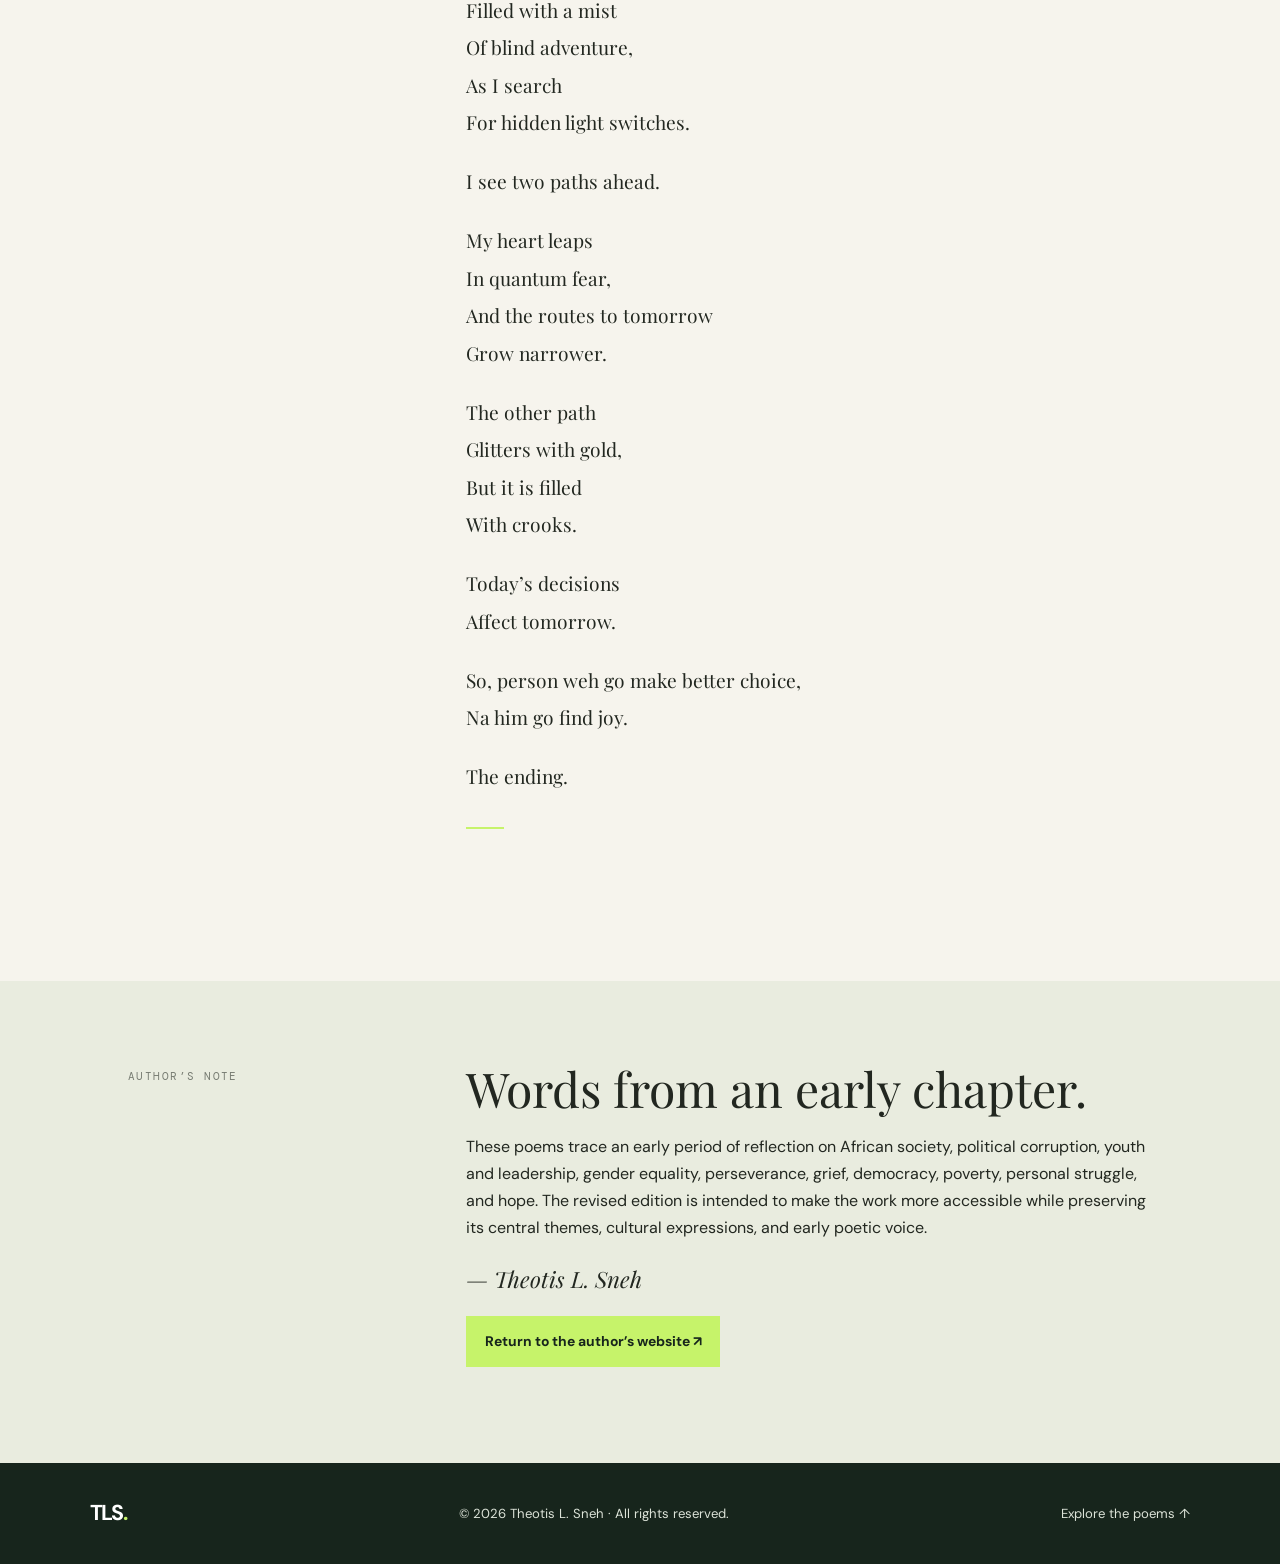
<file: poetry.html>
<!doctype html>
<html lang="en">
<head>
<meta charset="utf-8">
<meta name="viewport" content="width=device-width, initial-scale=1">
<meta name="description" content="Read The Early Poems of Theotis L. Sneh (2020–2022), Revised Edition 2026: poetry on African society, justice, equality, grief, perseverance, democracy, and hope.">
<meta name="theme-color" content="#17251c">
<title>The Early Poems | Theotis L. Sneh</title>
<link rel="preconnect" href="https://fonts.googleapis.com">
<link rel="preconnect" href="https://fonts.gstatic.com" crossorigin>
<link href="https://fonts.googleapis.com/css2?family=DM+Mono:wght@400;500&family=DM+Sans:wght@400;500;600;700&family=Playfair+Display:ital,wght@0,500;0,600;1,500;1,600&display=swap" rel="stylesheet">
<style>
:root{--forest:#17251c;--lime:#c6f36a;--paper:#f6f4ed;--ink:#222720;--muted:#777c72;--line:#dcded5;--serif:'Playfair Display',Georgia,serif;--sans:'DM Sans',sans-serif;--mono:'DM Mono',monospace}
*{box-sizing:border-box}html{scroll-behavior:smooth;scroll-padding-top:90px}body{margin:0;background:var(--paper);color:var(--ink);font-family:var(--sans);line-height:1.7}a{color:inherit}.topbar{position:sticky;top:0;z-index:10;display:flex;align-items:center;justify-content:space-between;padding:0 7vw;min-height:72px;background:rgba(23,37,28,.97);color:white;border-bottom:1px solid #ffffff1c}.wordmark{text-decoration:none;font-weight:700;font-size:1.35rem;letter-spacing:-.06em}.wordmark span{color:var(--lime)}.toplinks{display:flex;gap:1.4rem;align-items:center;font-size:.86rem}.toplinks a{text-decoration:none;color:#e1e5dd}.toplinks a:hover{color:var(--lime)}.hero{position:relative;overflow:hidden;background:var(--forest);color:white;padding:clamp(4rem,9vw,8rem) 10vw 5rem;min-height:580px;display:grid;grid-template-columns:1.2fr .8fr;gap:5vw;align-items:center}.hero:before{content:"";position:absolute;width:500px;height:500px;border:1px solid #c6f36a36;border-radius:50%;right:-100px;top:-190px;box-shadow:0 0 0 45px #c6f36a09,0 0 0 100px #c6f36a06}.eyebrow,.kicker{font: .72rem var(--mono);letter-spacing:.14em;text-transform:uppercase;color:var(--lime)}h1{font-size:clamp(3.1rem,7vw,6.5rem);line-height:.98;letter-spacing:-.065em;margin:1.2rem 0}h1 em{display:block;font-family:var(--serif);font-weight:500;color:var(--lime);letter-spacing:-.04em}.subtitle{font-size:1.2rem;color:#d2d9cf;max-width:600px}.hero-actions{display:flex;gap:.8rem;flex-wrap:wrap;margin-top:2rem}.button{display:inline-block;text-decoration:none;border:1px solid var(--lime);padding:.8rem 1.1rem;font-size:.87rem;font-weight:700}.button.primary{background:var(--lime);color:var(--forest)}.button.secondary{color:white}.cover-art{position:relative;z-index:1;min-height:360px;max-width:370px;justify-self:end;width:100%;aspect-ratio:4/5;background:linear-gradient(155deg,#344a35,#101a14 70%);border:1px solid #c6f36a75;padding:2rem;display:flex;flex-direction:column;justify-content:space-between;box-shadow:20px 24px 0 #101912}.cover-art:before,.cover-art:after{content:"";position:absolute;border:1px solid #c6f36a50;border-radius:50%;width:70%;aspect-ratio:1;right:-12%;top:17%}.cover-art:after{width:48%;right:0;top:30%;border-color:#ffffff52}.cover-top,.cover-bottom{position:relative;z-index:2;font: .68rem var(--mono);letter-spacing:.13em;color:#e0e8d9}.cover-title{position:relative;z-index:2;font:clamp(2rem,4vw,3rem)/1.05 var(--serif);max-width:260px}.cover-title em{color:var(--lime)}.cover-line{width:48px;height:3px;background:var(--lime);margin:1.2rem 0}.hero-foot{position:absolute;bottom:20px;left:10vw;font: .66rem var(--mono);letter-spacing:.12em;color:#9da99a}.intro{padding:5rem 10vw;display:grid;grid-template-columns:.4fr 1fr;gap:5vw;border-bottom:1px solid var(--line)}.section-label{font: .7rem var(--mono);letter-spacing:.13em;color:var(--muted);padding-top:.5rem}.intro h2,.collection-head h2{font:clamp(2rem,4vw,3.4rem)/1.1 var(--serif);letter-spacing:-.04em;margin:0 0 1.2rem}.intro p{max-width:760px}.intro .lead{font:1.35rem/1.65 var(--serif)}.collection{padding:5rem 10vw}.collection-head{display:flex;justify-content:space-between;gap:2rem;align-items:end;margin-bottom:2rem}.collection-head p{max-width:450px;color:var(--muted)}.search-wrap{margin:1.5rem 0 2rem}.search-wrap label{display:block;font: .7rem var(--mono);letter-spacing:.1em;margin-bottom:.5rem}.search-wrap input{width:100%;max-width:540px;padding:1rem 1.1rem;border:1px solid #c8cec2;background:#fffdf7;font:1rem var(--sans);border-radius:0}.poem-index{display:grid;grid-template-columns:repeat(2,minmax(0,1fr));gap:1rem}.poem-card{display:block;text-decoration:none;border:1px solid var(--line);padding:1.5rem;background:#fffdf8;transition:transform .2s,border-color .2s}.poem-card:hover{transform:translateY(-3px);border-color:#94b85d}.poem-number{font: .68rem var(--mono);color:#758d4e;letter-spacing:.1em}.poem-card h3{font:1.65rem var(--serif);margin:.4rem 0}.poem-card p{margin:.2rem 0;color:var(--muted);font-size:.88rem}.read-arrow{display:inline-block;margin-top:.8rem;color:#4c642e;font-weight:700;font-size:.83rem}.poems{padding:0 10vw 5rem}.poem{display:grid;grid-template-columns:.4fr 1fr;gap:5vw;padding:4.5rem 0;border-top:1px solid var(--line)}.poem-meta{padding-top:.4rem}.poem-meta .num{font: .7rem var(--mono);letter-spacing:.12em;color:#758d4e}.poem-meta .date{font-size:.83rem;color:var(--muted);margin-top:.6rem}.poem h2{font:clamp(2rem,4vw,3.3rem)/1.1 var(--serif);letter-spacing:-.04em;margin:0 0 .3rem}.poem .poem-subtitle{color:var(--muted);font-size:.9rem;margin:0 0 2rem}.poem-body{font:clamp(1.06rem,1.5vw,1.22rem)/1.95 var(--serif);white-space:pre-line;max-width:660px}.poem-body p{margin:0 0 1.35rem}.poem-end{width:38px;height:2px;background:var(--lime);margin-top:2rem}.endnote{padding:5rem 10vw;background:#e9ecdf;display:grid;grid-template-columns:.4fr 1fr;gap:5vw}.endnote h2{font:clamp(2rem,4vw,3rem)/1.15 var(--serif);margin:0 0 1rem}.endnote p{max-width:750px}.signature{font:italic 1.4rem var(--serif)}footer{display:flex;justify-content:space-between;gap:1rem;align-items:center;padding:2rem 7vw;background:var(--forest);color:#dce3d8;font-size:.82rem}footer a{text-decoration:none}footer .wordmark{color:white}.backtop{position:fixed;bottom:20px;right:20px;background:var(--lime);color:var(--forest);border:0;padding:.8rem 1rem;font-weight:700;cursor:pointer}.empty{color:var(--muted);display:none}.sr-only{position:absolute;width:1px;height:1px;padding:0;margin:-1px;overflow:hidden;clip:rect(0,0,0,0);white-space:nowrap;border:0}
@media(max-width:760px){.topbar{padding:0 5vw}.toplinks{gap:.8rem;font-size:.78rem}.hero{grid-template-columns:1fr;padding:4rem 7vw 5rem;gap:3rem}.cover-art{justify-self:start;max-width:300px;min-height:360px}.hero-foot{left:7vw}.intro,.poem,.endnote{grid-template-columns:1fr;gap:1.2rem;padding-left:7vw;padding-right:7vw}.collection{padding:4rem 7vw}.poems{padding:0 7vw 4rem}.poem-index{grid-template-columns:1fr}.collection-head{display:block}.collection-head p{margin-top:1rem}footer{padding:1.5rem 5vw;flex-wrap:wrap}.toplinks a:not(:last-child){display:none}}
@media(prefers-reduced-motion:reduce){html{scroll-behavior:auto}*{transition:none!important}}
</style>
</head>
<body>
<header class="topbar"><a class="wordmark" href="index.html" aria-label="Return to Theotis Luke Sneh's website">TLS<span>.</span></a><nav class="toplinks" aria-label="Page navigation"><a href="index.html">Personal website</a><a href="#collection">Poem index</a><a href="#about">About this collection</a></nav></header>
<main>
<section class="hero">
<div><p class="eyebrow">A DIGITAL LITERARY COLLECTION · LIBERIA</p><h1>The Early Poems <em>of Theotis L. Sneh</em></h1><p class="subtitle">Eight poems written between 2020 and 2022. A revised 2026 edition exploring society, justice, equality, grief, perseverance, democracy, and hope.</p><div class="hero-actions"><a class="button primary" href="#collection">Read the poems ↓</a><a class="button secondary" href="index.html">Author profile ↗</a></div></div>
<div class="cover-art" role="img" aria-label="Original symbolic cover design with overlapping circles suggesting the sun, reflection, and possibility"><div class="cover-top">THEOTIS L. SNEH · POETRY</div><div><div class="cover-title">The Early<br><em>Poems</em></div><div class="cover-line"></div><div style="font-size:.78rem;color:#d2d9cf">WORDS · PEOPLE · PURPOSE<br>A BRIGHTER AFRICA</div></div><div class="cover-bottom">2020—2022 / REVISED EDITION 2026</div></div>
<div class="hero-foot">WORDS · PEOPLE · PURPOSE · A BRIGHTER AFRICA</div>
</section>
<section class="intro" id="about"><div class="section-label">ABOUT THE COLLECTION</div><div><h2>Early work. Enduring questions.</h2><p class="lead">Poetry can be a record of what a person notices, questions, mourns, and still dares to hope for.</p><p>This collection brings together eight early poems by Liberian writer Theotis L. Sneh, first written and publicly shared from 2020 to 2022. The poems turn toward public life and private experience: political predation, the responsibilities of young people, gender equality, growth, bereavement, self-mastery, democratic hope, and the difficult choices that shape tomorrow.</p><p>This digital edition presents the poems in a calm, reader-focused format. The original dates and cultural expressions are retained, allowing readers to encounter the work in its historical sequence.</p></div></section>
<section class="collection" id="collection"><div class="collection-head"><div><p class="eyebrow">THE READING ROOM</p><h2>Explore the poems.</h2></div><p>Choose a title to move directly to the poem, or search by title and theme. Read at your own pace.</p></div>
<div class="search-wrap"><label for="poem-search">SEARCH THE COLLECTION</label><input id="poem-search" type="search" placeholder="Try “hope”, “justice”, “grief” or a poem title…" autocomplete="off"><p id="search-status" class="empty" aria-live="polite">No poems match that search. Try another word.</p></div>
<div class="poem-index" id="poem-index">
<a class="poem-card" href="#the-sharks" data-search="the sharks politicians africa corruption power politics"><span class="poem-number">01 / JANUARY 14, 2020</span><h3>The Sharks</h3><p>Politicians in Africa · Power and predation</p><span class="read-arrow">Read poem ↘</span></a>
<a class="poem-card" href="#these-things" data-search="these things youth slavery injustice transparency corruption africa falcon falconer"><span class="poem-number">02 / JANUARY 25, 2020</span><h3>These Things</h3><p>Youth, leadership, and a continent’s future</p><span class="read-arrow">Read poem ↘</span></a>
<a class="poem-card" href="#gallots-and-feme" data-search="gallots and feme gender equality women marginalization balance"><span class="poem-number">03 / MAY 3, 2020</span><h3>Gallots and Feme</h3><p>Gender, dignity, and equal possibility</p><span class="read-arrow">Read poem ↘</span></a>
<a class="poem-card" href="#bloom" data-search="bloom growth perseverance seeds harvest hope resilience"><span class="poem-number">04 / JUNE 9, 2020</span><h3>Bloom</h3><p>Growth, patience, and the harvest of effort</p><span class="read-arrow">Read poem ↘</span></a>
<a class="poem-card" href="#the-puzzle" data-search="the puzzle grief death mourning loss paradise memory"><span class="poem-number">05 / JANUARY 11, 2021</span><h3>The Puzzle</h3><p>Bereavement, memory, and the unfinished questions of life</p><span class="read-arrow">Read poem ↘</span></a>
<a class="poem-card" href="#reputed" data-search="reputed resilience success self mastery struggle courage perseverance"><span class="poem-number">06 / AUGUST 18, 2021</span><h3>Reputed</h3><p>Struggle, character, and conquering the self</p><span class="read-arrow">Read poem ↘</span></a>
<a class="poem-card" href="#we-vote-we-hope" data-search="we vote we hope democracy election poverty jobs africa freedom education"><span class="poem-number">07 / JANUARY 30, 2022</span><h3>We Vote, We Hope</h3><p>Democracy, hardship, and collective hope</p><span class="read-arrow">Read poem ↘</span></a>
<a class="poem-card" href="#the-wayfarer" data-search="the wayfarer choices tomorrow anxiety rejection journey liberian english"><span class="poem-number">08 / FEBRUARY 20, 2022</span><h3>The Wayfarer</h3><p>Uncertainty, choices, and the road ahead</p><span class="read-arrow">Read poem ↘</span></a>
</div></section>
<section class="poems" aria-label="Full text of the poems">
<article class="poem" id="the-sharks"><div class="poem-meta"><div class="num">POEM 01</div><div class="date">January 14, 2020</div></div><div><h2>The Sharks</h2><p class="poem-subtitle">Politicians in Africa</p><div class="poem-body"><p>The sharks—<br>With teeth sharp as razors,<br>Fins flapping in the dark,<br>Waiting for their prey<br>To devour like a quick meal.</p><p>Those who fall for the friendly smile<br>End up with blood<br>Running down their chins.<br>Fire ahead is all they can see.</p><p>This predator cannot stop<br>Hunting its prey.<br>The prey has almost ceased to feel,<br>For its wounds are not healing,<br>But expanding.</p><p>When will the shark<br>Cease its savagery?</p><p>I know the answer:</p><p>When its prey finds a way<br>To escape its path.</p></div><div class="poem-end"></div></div></article>
<article class="poem" id="these-things"><div class="poem-meta"><div class="num">POEM 02</div><div class="date">January 25, 2020</div></div><div><h2>These Things</h2><div class="poem-body"><p>Breaking free from bondage,<br>Casting off the chains of slavery,<br>Working hard to achieve justice,<br>Yet transparency is bought,<br>While injustice is free.</p><p>The youth, the youth—</p><p>No longer expecting correction,<br>Like falcons no longer listening<br>To the falconer.</p><p>Role models have become<br>Key agents of corruption.<br>Revolution no longer sets its objectives<br>Without personal gain.</p><p>Everything is no longer<br>What it seems,<br>And advice has become<br>Mere words.</p><p>The youth, the youth—</p><p>With corrupt minds and souls,<br>Wondering what will become<br>Of this dark,<br>Rich,<br>And glorious continent.</p></div><div class="poem-end"></div></div></article>
<article class="poem" id="gallots-and-feme"><div class="poem-meta"><div class="num">POEM 03</div><div class="date">May 3, 2020</div></div><div><h2>Gallots and Feme</h2><div class="poem-body"><p>The gallot is supreme—<br>But who is the feme?</p><p>This marginalization<br>Makes the world unbalanced.</p><p>A bull and a cow, yoked together,<br>Can still work the field equally.<br>So why elevate one<br>Above the other?</p><p>If the gallot is served<br>At an ambrosial seat,<br>Why not the feme?</p><p>Why treat the feme<br>As if the world were made<br>Only for gallots<br>To control the hemisphere?</p><p>The feme’s time has come.<br>It is her time<br>To show what she is made of.</p><p>Because there is nothing<br>The gallot can do<br>That the feme cannot.</p></div><div class="poem-end"></div></div></article>
<article class="poem" id="bloom"><div class="poem-meta"><div class="num">POEM 04</div><div class="date">June 9, 2020</div></div><div><h2>Bloom</h2><div class="poem-body"><p>Planted on solid ground,<br>Blooming toward the sun,<br>The conditions are perfect;<br>The best is yet to come.</p><p>With high hopes,<br>The sower waits<br>To see the best of his seeds.</p><p>He watches as they struggle<br>Through strong winds<br>And harsh radiation,<br>Yet they stand the test of time.</p><p>He feeds them<br>With the best fertilizer.<br>He molds them<br>Into the best they can be.</p><p>The harvest season has come.</p><p>His hard work<br>Has brought him baskets of plenty,<br>Enough for his household<br>To feed.</p></div><div class="poem-end"></div></div></article>
<article class="poem" id="the-puzzle"><div class="poem-meta"><div class="num">POEM 05</div><div class="date">January 11, 2021</div></div><div><h2>The Puzzle</h2><div class="poem-body"><p>Life is a puzzle<br>Waiting to be solved.</p><p>This singular expression<br>Is so deep,<br>Yet it can never be completed.</p><p>Lost in my dreams,<br>You have fallen asleep.</p><p>Only the departed<br>Can explain<br>Your state of being.</p><p>You have shuffled off<br>This mortal coil,<br>And I failed to see it<br>Until it came.</p><p>And now,<br>The puzzle is incomplete.</p><p>Dejected, my heart mourns;<br>To mourn is to know<br>The weight of loss.</p><p>I look to the sky,<br>And your smile I see.</p><p>Now, in Paradise,<br>We shall meet.</p></div><div class="poem-end"></div></div></article>
<article class="poem" id="reputed"><div class="poem-meta"><div class="num">POEM 06</div><div class="date">August 18, 2021</div></div><div><h2>Reputed</h2><div class="poem-body"><p>Let them see my battles fought,<br>My pursuit of success.</p><p>When success meets the man who strives,<br>Recession falls upon him who sleeps.</p><p>But I write of him who strives<br>And struggles on through weary years,<br>Against himself,<br>The prize still shining ahead.</p><p>Resilient and laudable is he;<br>He fights foes unseen.<br>Though thorns lie beneath his feet,<br>His passion keeps his faith.</p><p>He stands erect among his peers,<br>Never apprehensive of the future—<br>The bravest of men<br>I have seen.</p><p>Through manhood,<br>He shall conquer.</p><p>Poor or rich he may be,<br>But truth be told:</p><p>He who conquers himself<br>And becomes free<br>Is a legend.</p></div><div class="poem-end"></div></div></article>
<article class="poem" id="we-vote-we-hope"><div class="poem-meta"><div class="num">POEM 07</div><div class="date">January 30, 2022</div></div><div><h2>We Vote, We Hope</h2><div class="poem-body"><p>Is it hard to vote<br>After all I’ve got?</p><p>Is it hard to cope<br>After the job I lost?</p><p>Why must I cry<br>When the time is mine?<br>Why must I die<br>While my child lives in crime?</p><p>Is this the freedom<br>For which I strive and starve?<br>Will this widow find a job<br>At a fair price?</p><p>Fear lives among the thugs,<br>Beer clouds the mind,<br>And teenagers are caught<br>In the love of money<br>For smiles.</p><p>Grown in joy<br>From parents sick in the mines,<br>Still no job—<br>Yet hope remains<br>That the vote will change lives.</p><p>A crown rises<br>From the past.</p><p>Freedom!<br>Nelson!<br>Black people, be proud.</p><p>Education is the key<br>That opens the mind.<br>Killing blindness<br>Can change our times.</p><p>Success has no heart to find,<br>While poverty becomes a ladder<br>For those with determined minds.</p><p>The power.<br>The blood.<br>The darker side.</p><p>The calmer the crowd,<br>The thinner the child.</p><p>Jobs are hard to find,<br>And the bread keeps changing sides.</p><p>Voting daily, always proud;<br>Finding freedom, always hard.</p><p>“Mayibuye iAfrika!”</p><p>With these words,<br>We break the ties.</p><p>Bringing life<br>When we fight.</p><p>Let us work together<br>And love one another,<br>Until hunger<br>Finds no home among us.</p><p>God bless Africa.</p></div><div class="poem-end"></div></div></article>
<article class="poem" id="the-wayfarer"><div class="poem-meta"><div class="num">POEM 08</div><div class="date">February 20, 2022</div></div><div><h2>The Wayfarer</h2><div class="poem-body"><p>Cold as the breath<br>Of the Arctic wind,<br>My dry skin<br>Like the breeze of the Sahara—</p><p>Creeping memories<br>Of yesterday’s failures.</p><p>Today’s rejections<br>Are like dark rooms,<br>Filled with a mist<br>Of blind adventure,<br>As I search<br>For hidden light switches.</p><p>I see two paths ahead.</p><p>My heart leaps<br>In quantum fear,<br>And the routes to tomorrow<br>Grow narrower.</p><p>The other path<br>Glitters with gold,<br>But it is filled<br>With crooks.</p><p>Today’s decisions<br>Affect tomorrow.</p><p>So, person weh go make better choice,<br>Na him go find joy.</p><p>The ending.</p></div><div class="poem-end"></div></div></article>
</section>
<section class="endnote"><div class="section-label">AUTHOR’S NOTE</div><div><h2>Words from an early chapter.</h2><p>These poems trace an early period of reflection on African society, political corruption, youth and leadership, gender equality, perseverance, grief, democracy, poverty, personal struggle, and hope. The revised edition is intended to make the work more accessible while preserving its central themes, cultural expressions, and early poetic voice.</p><p class="signature">— Theotis L. Sneh</p><p><a class="button primary" href="index.html">Return to the author’s website ↗</a></p></div></section>
</main>
<button class="backtop" type="button" id="backtop" aria-label="Back to top">↑ Top</button>
<footer><a class="wordmark" href="index.html">TLS<span>.</span></a><span>© 2026 Theotis L. Sneh · All rights reserved.</span><a href="#collection">Explore the poems ↑</a></footer>
<script>
const search=document.getElementById('poem-search');const cards=[...document.querySelectorAll('.poem-card')];const status=document.getElementById('search-status');
search.addEventListener('input',()=>{const q=search.value.trim().toLowerCase();let visible=0;cards.forEach(card=>{const match=(card.innerText+' '+card.dataset.search).toLowerCase().includes(q);card.hidden=!match;if(match)visible++});status.style.display=visible?'none':'block'});
document.getElementById('backtop').addEventListener('click',()=>window.scrollTo({top:0,behavior:matchMedia('(prefers-reduced-motion: reduce)').matches?'auto':'smooth'}));
</script>
</body>
</html>
</file>
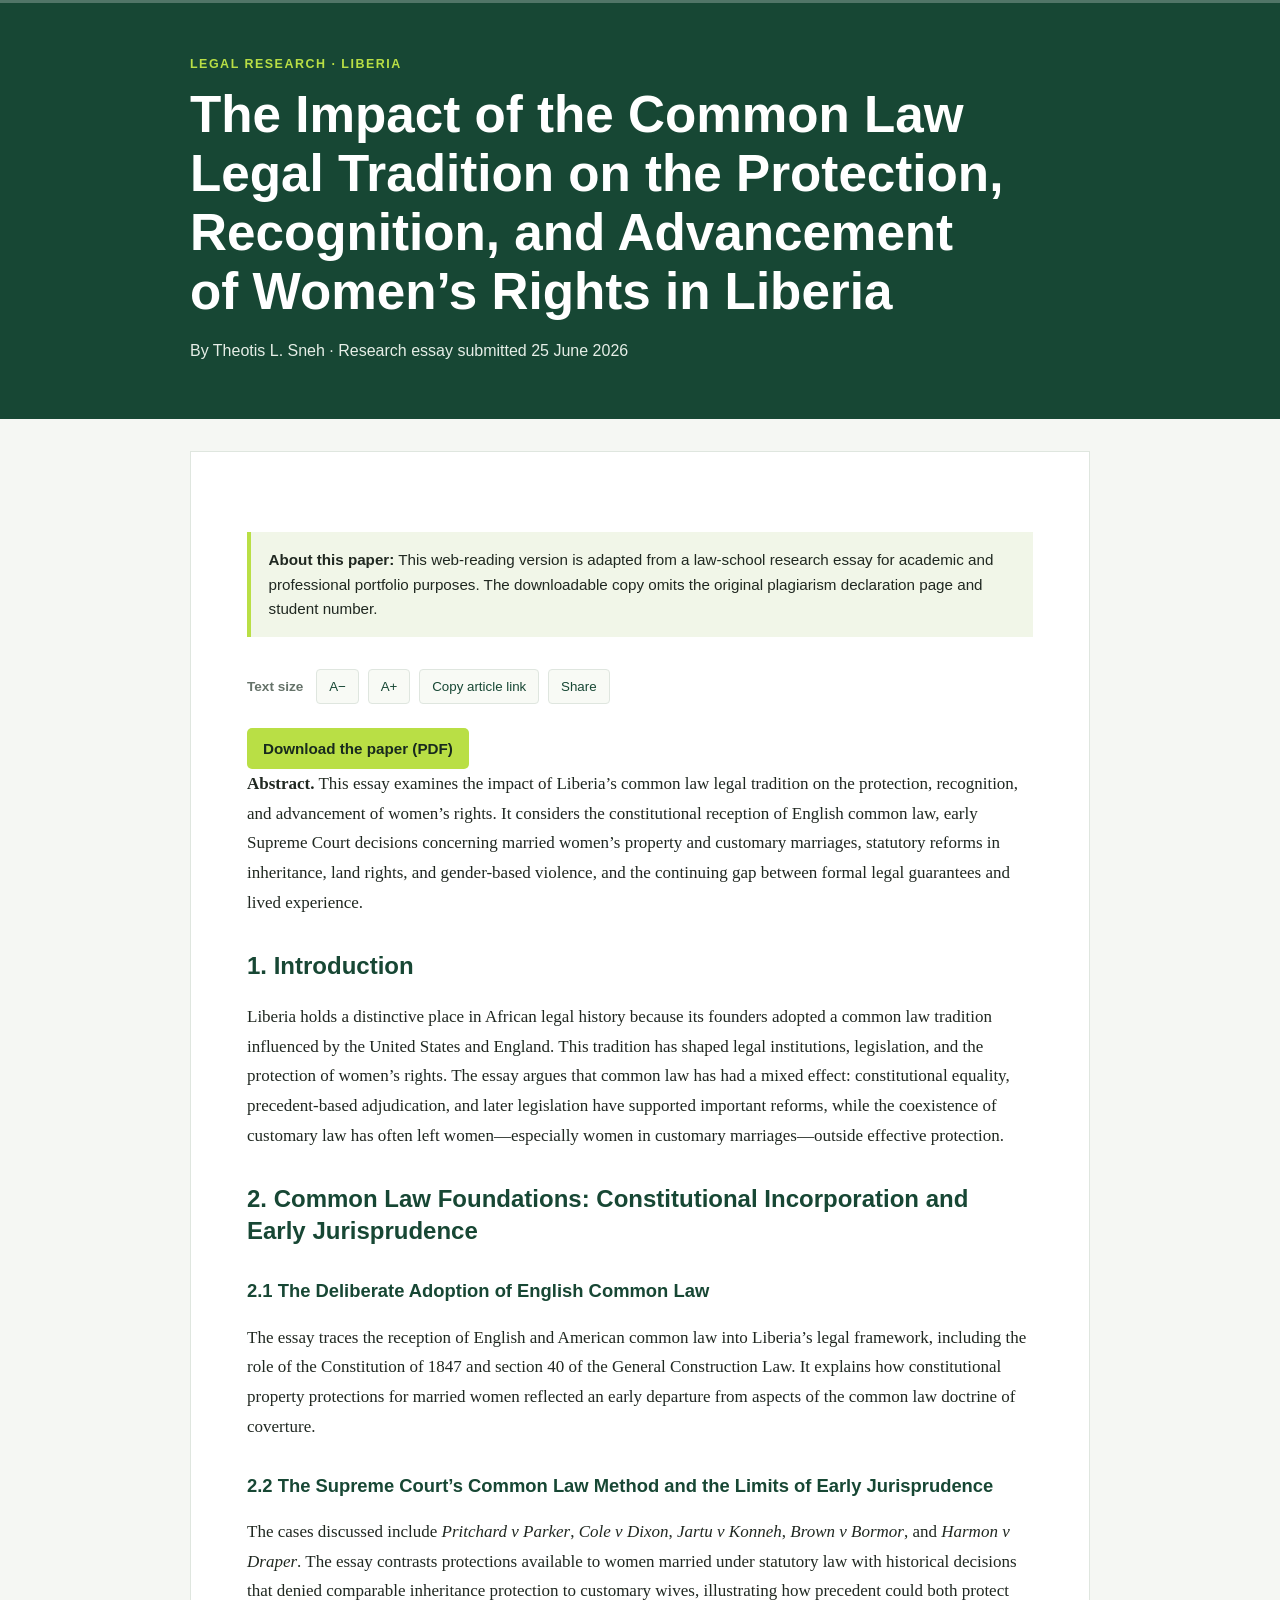
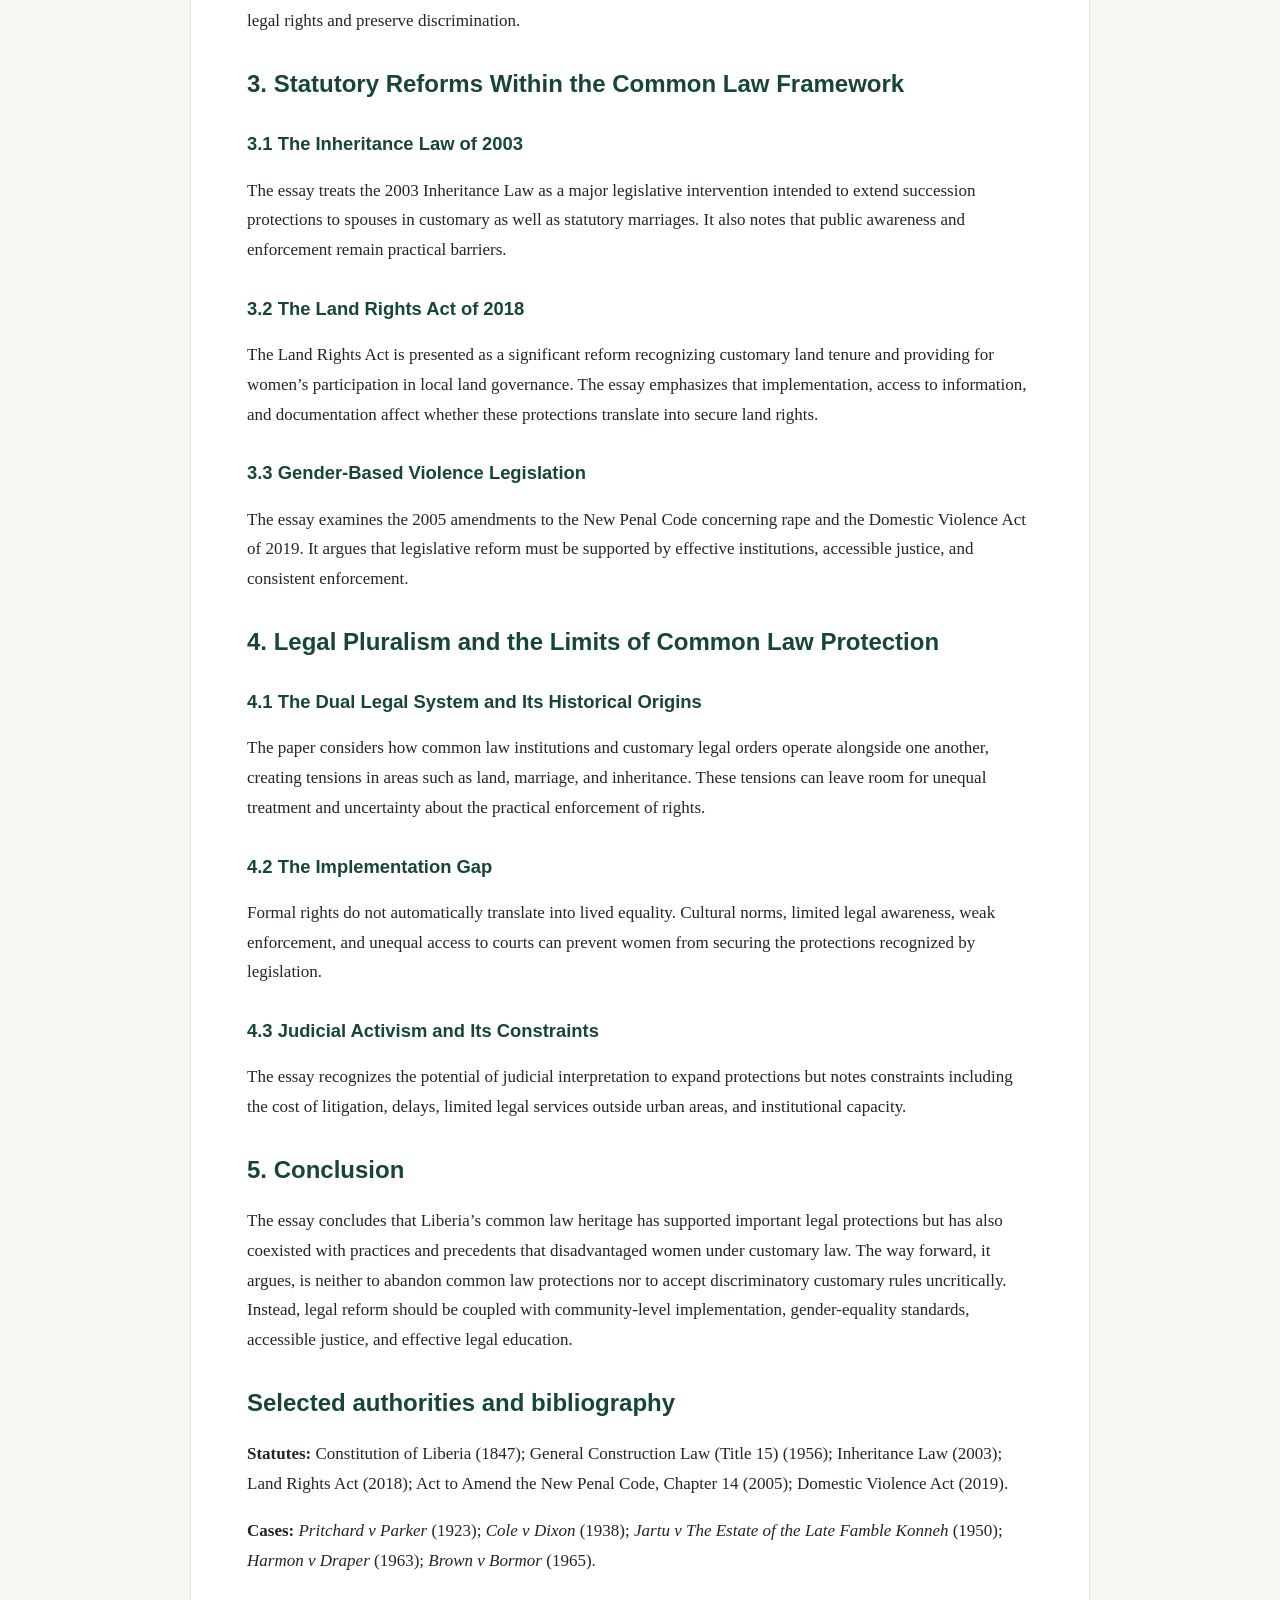
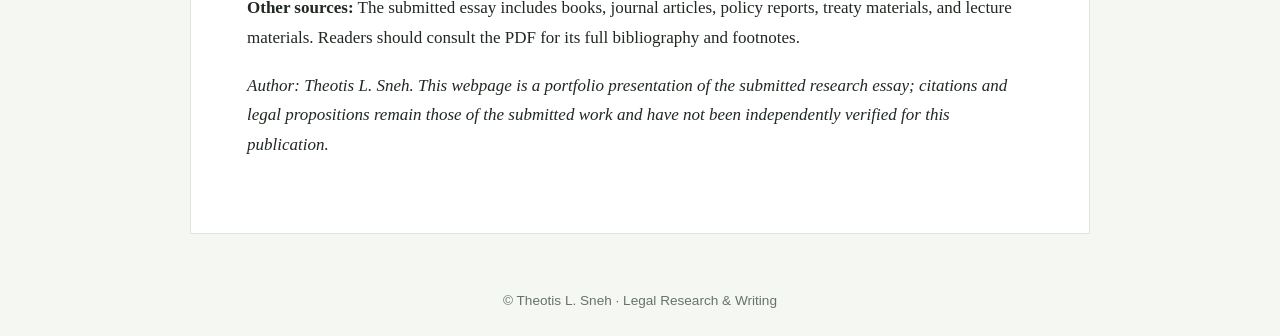
<file: research/common-law-womens-rights-liberia.html>
<!doctype html>
<html lang="en">
<head>
<meta charset="utf-8">
<meta name="viewport" content="width=device-width, initial-scale=1">
<meta name="description" content="A legal research essay examining how Liberia's common law tradition has shaped the protection, recognition, and advancement of women's rights.">
<title>The Impact of the Common Law Legal Tradition on Women’s Rights in Liberia | Theotis L. Sneh</title>
<style>
:root { --forest:#174734; --lime:#b9df45; --ink:#202821; --muted:#66736a; --paper:#fff; --line:#dfe6df; }
* { box-sizing:border-box; }
body { margin:0; font:17px/1.75 Georgia,'Times New Roman',serif; color:var(--ink); background:#f5f7f3; }
header { background:var(--forest); color:white; padding:3.5rem 1.25rem; }
.hero, main { max-width:900px; margin:0 auto; }
.kicker { text-transform:uppercase; letter-spacing:.12em; font:600 .78rem/1.4 Arial,sans-serif; color:var(--lime); }
h1 { font:700 clamp(2rem,5vw,3.2rem)/1.15 Arial,sans-serif; max-width:820px; margin:.8rem 0 1rem; }
.byline { font:1rem/1.6 Arial,sans-serif; color:#e6eee7; }
main { background:var(--paper); padding:clamp(1.25rem,5vw,3.5rem); margin:2rem auto; border:1px solid var(--line); }
h2,h3 { font-family:Arial,sans-serif; line-height:1.35; color:var(--forest); margin-top:2rem; }
h2 { font-size:1.5rem; } h3 { font-size:1.15rem; }
p { margin:0 0 1.1rem; }
.notice { background:#f1f6e8; border-left:4px solid var(--lime); padding:1rem 1.1rem; font:.95rem/1.6 Arial,sans-serif; margin:1.5rem 0 2rem; }
.download { display:inline-block; background:var(--lime); color:#182a1d; padding:.75rem 1rem; border-radius:5px; font:700 .95rem Arial,sans-serif; text-decoration:none; }
footer { text-align:center; color:var(--muted); padding:1.5rem; font:.85rem/1.6 Arial,sans-serif; }
.reading-progress { position:fixed; z-index:120; inset:0 0 auto; height:3px; background:#ffffff40; }
.reading-progress span { display:block; width:0; height:100%; background:var(--lime); }
.article-tools { display:flex; align-items:center; flex-wrap:wrap; gap:.55rem; margin:1rem 0 1.5rem; font:600 .85rem/1.4 Arial,sans-serif; }
.article-tools button { border:1px solid var(--line); background:#f8faf5; color:var(--forest); border-radius:4px; padding:.55rem .75rem; cursor:pointer; }
.article-tools button:hover { border-color:var(--forest); background:#eef4e5; }
.article-tools .tools-label { color:var(--muted); margin-right:.25rem; }
.article-tools button:focus-visible { outline:3px solid #91b94a; outline-offset:2px; }
@media print { body { background:white; } header { padding:1rem; } main { border:0; margin:0 auto; } .reading-progress,.article-tools,.download { display:none!important; } }
</style>
</head>
<body>
<div class="reading-progress" role="progressbar" aria-label="Article reading progress" aria-valuemin="0" aria-valuemax="100" aria-valuenow="0"><span id="scroll-progress-fill"></span></div>
<header><div class="hero"><div class="kicker">Legal Research · Liberia</div><h1>The Impact of the Common Law Legal Tradition on the Protection, Recognition, and Advancement of Women’s Rights in Liberia</h1><div class="byline">By Theotis L. Sneh · Research essay submitted 25 June 2026</div></div></header>
<main id="article-content">
<div class="notice"><strong>About this paper:</strong> This web-reading version is adapted from a law-school research essay for academic and professional portfolio purposes. The downloadable copy omits the original plagiarism declaration page and student number.</div>
<div class="article-tools" aria-label="Reading tools">
  <span class="tools-label">Text size</span>
  <button type="button" id="article-font-smaller" aria-label="Decrease text size">A−</button>
  <button type="button" id="article-font-larger" aria-label="Increase text size">A+</button>
  <button type="button" id="copy-article-link">Copy article link</button>
  <button type="button" id="share-article">Share</button>
</div>
<a class="download" href="common-law-womens-rights-liberia-public-copy.pdf" download>Download the paper (PDF)</a>
<p><strong>Abstract.</strong> This essay examines the impact of Liberia’s common law legal tradition on the protection, recognition, and advancement of women’s rights. It considers the constitutional reception of English common law, early Supreme Court decisions concerning married women’s property and customary marriages, statutory reforms in inheritance, land rights, and gender-based violence, and the continuing gap between formal legal guarantees and lived experience.</p>
<h2>1. Introduction</h2>
<p>Liberia holds a distinctive place in African legal history because its founders adopted a common law tradition influenced by the United States and England. This tradition has shaped legal institutions, legislation, and the protection of women’s rights. The essay argues that common law has had a mixed effect: constitutional equality, precedent-based adjudication, and later legislation have supported important reforms, while the coexistence of customary law has often left women—especially women in customary marriages—outside effective protection.</p>
<h2>2. Common Law Foundations: Constitutional Incorporation and Early Jurisprudence</h2>
<h3>2.1 The Deliberate Adoption of English Common Law</h3>
<p>The essay traces the reception of English and American common law into Liberia’s legal framework, including the role of the Constitution of 1847 and section 40 of the General Construction Law. It explains how constitutional property protections for married women reflected an early departure from aspects of the common law doctrine of coverture.</p>
<h3>2.2 The Supreme Court’s Common Law Method and the Limits of Early Jurisprudence</h3>
<p>The cases discussed include <em>Pritchard v Parker</em>, <em>Cole v Dixon</em>, <em>Jartu v Konneh</em>, <em>Brown v Bormor</em>, and <em>Harmon v Draper</em>. The essay contrasts protections available to women married under statutory law with historical decisions that denied comparable inheritance protection to customary wives, illustrating how precedent could both protect legal rights and preserve discrimination.</p>
<h2>3. Statutory Reforms Within the Common Law Framework</h2>
<h3>3.1 The Inheritance Law of 2003</h3>
<p>The essay treats the 2003 Inheritance Law as a major legislative intervention intended to extend succession protections to spouses in customary as well as statutory marriages. It also notes that public awareness and enforcement remain practical barriers.</p>
<h3>3.2 The Land Rights Act of 2018</h3>
<p>The Land Rights Act is presented as a significant reform recognizing customary land tenure and providing for women’s participation in local land governance. The essay emphasizes that implementation, access to information, and documentation affect whether these protections translate into secure land rights.</p>
<h3>3.3 Gender-Based Violence Legislation</h3>
<p>The essay examines the 2005 amendments to the New Penal Code concerning rape and the Domestic Violence Act of 2019. It argues that legislative reform must be supported by effective institutions, accessible justice, and consistent enforcement.</p>
<h2>4. Legal Pluralism and the Limits of Common Law Protection</h2>
<h3>4.1 The Dual Legal System and Its Historical Origins</h3>
<p>The paper considers how common law institutions and customary legal orders operate alongside one another, creating tensions in areas such as land, marriage, and inheritance. These tensions can leave room for unequal treatment and uncertainty about the practical enforcement of rights.</p>
<h3>4.2 The Implementation Gap</h3>
<p>Formal rights do not automatically translate into lived equality. Cultural norms, limited legal awareness, weak enforcement, and unequal access to courts can prevent women from securing the protections recognized by legislation.</p>
<h3>4.3 Judicial Activism and Its Constraints</h3>
<p>The essay recognizes the potential of judicial interpretation to expand protections but notes constraints including the cost of litigation, delays, limited legal services outside urban areas, and institutional capacity.</p>
<h2>5. Conclusion</h2>
<p>The essay concludes that Liberia’s common law heritage has supported important legal protections but has also coexisted with practices and precedents that disadvantaged women under customary law. The way forward, it argues, is neither to abandon common law protections nor to accept discriminatory customary rules uncritically. Instead, legal reform should be coupled with community-level implementation, gender-equality standards, accessible justice, and effective legal education.</p>
<h2>Selected authorities and bibliography</h2>
<p><strong>Statutes:</strong> Constitution of Liberia (1847); General Construction Law (Title 15) (1956); Inheritance Law (2003); Land Rights Act (2018); Act to Amend the New Penal Code, Chapter 14 (2005); Domestic Violence Act (2019).</p>
<p><strong>Cases:</strong> <em>Pritchard v Parker</em> (1923); <em>Cole v Dixon</em> (1938); <em>Jartu v The Estate of the Late Famble Konneh</em> (1950); <em>Harmon v Draper</em> (1963); <em>Brown v Bormor</em> (1965).</p>
<p><strong>Other sources:</strong> The submitted essay includes books, journal articles, policy reports, treaty materials, and lecture materials. Readers should consult the PDF for its full bibliography and footnotes.</p>
<p><em>Author: Theotis L. Sneh. This webpage is a portfolio presentation of the submitted research essay; citations and legal propositions remain those of the submitted work and have not been independently verified for this publication.</em></p>
</main><footer>© Theotis L. Sneh · Legal Research & Writing</footer>
  <script src="../script.js" defer></script>
</body></html>
</file>
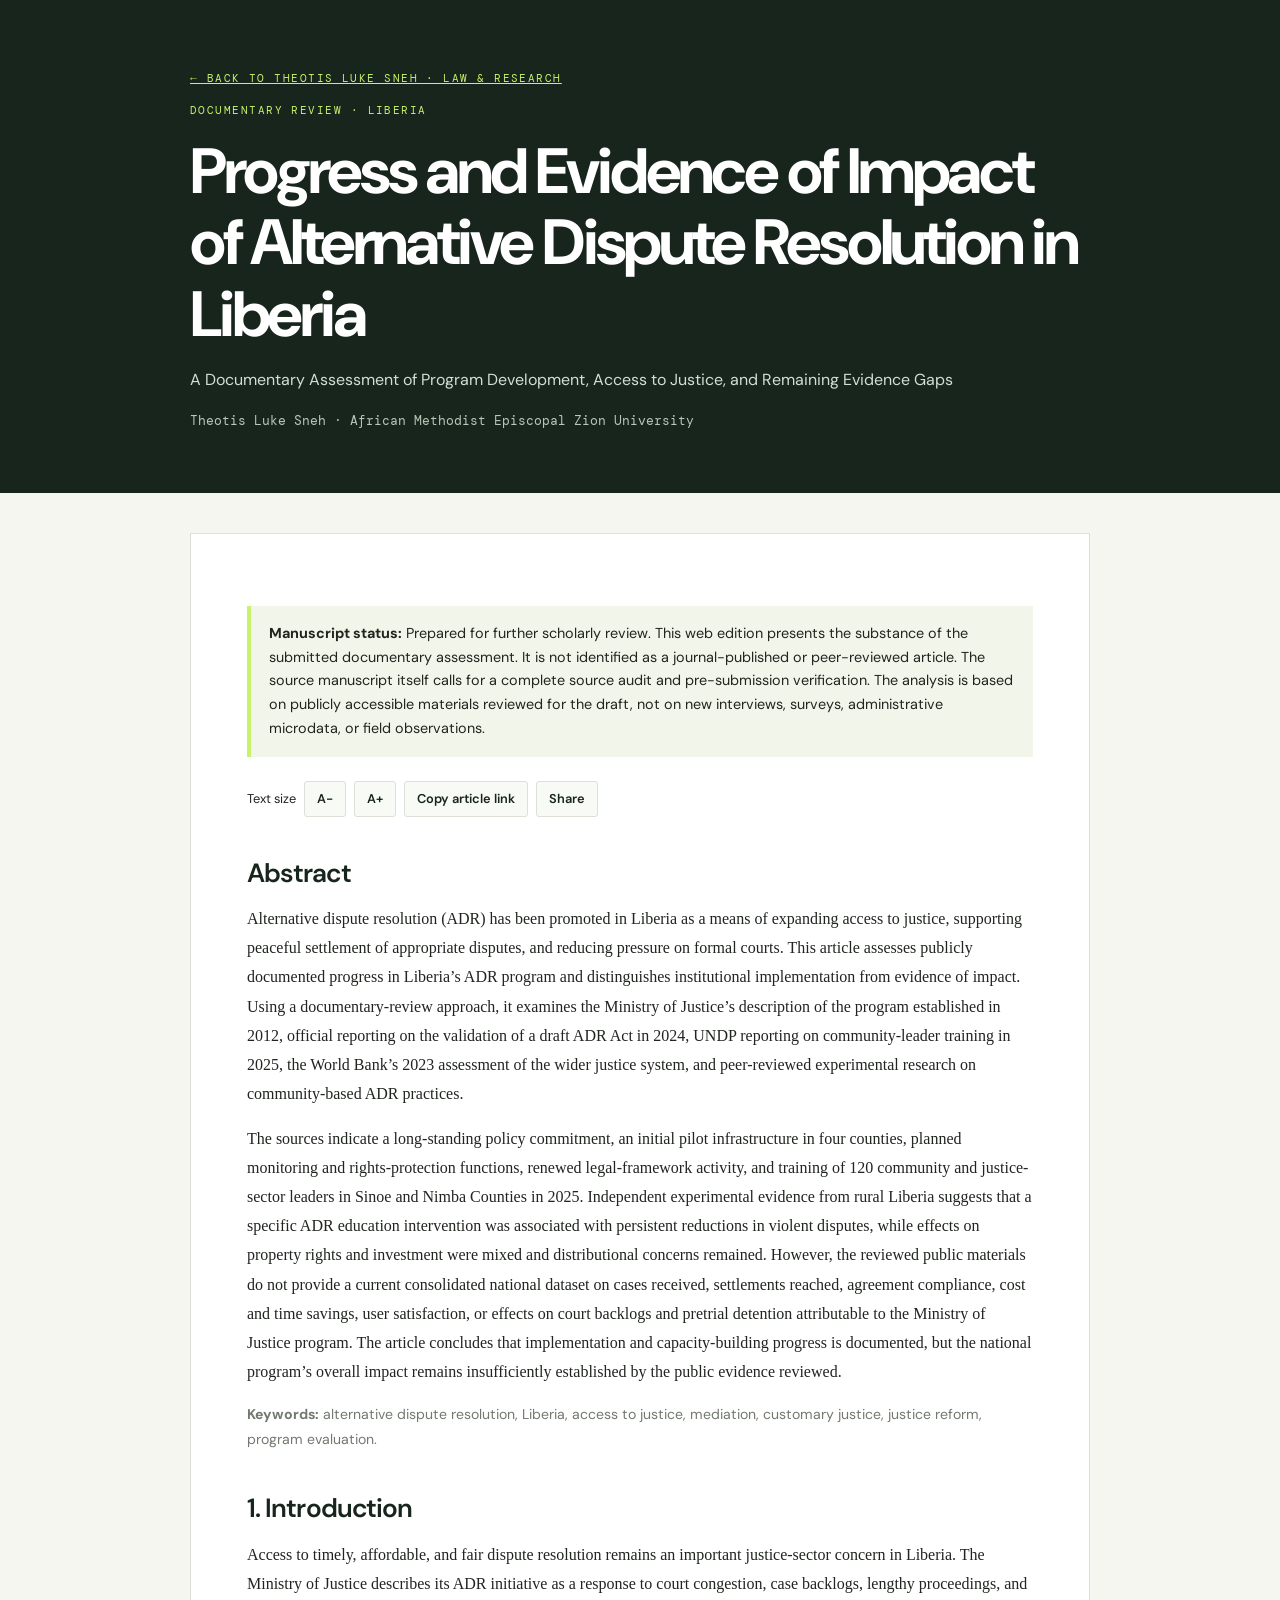
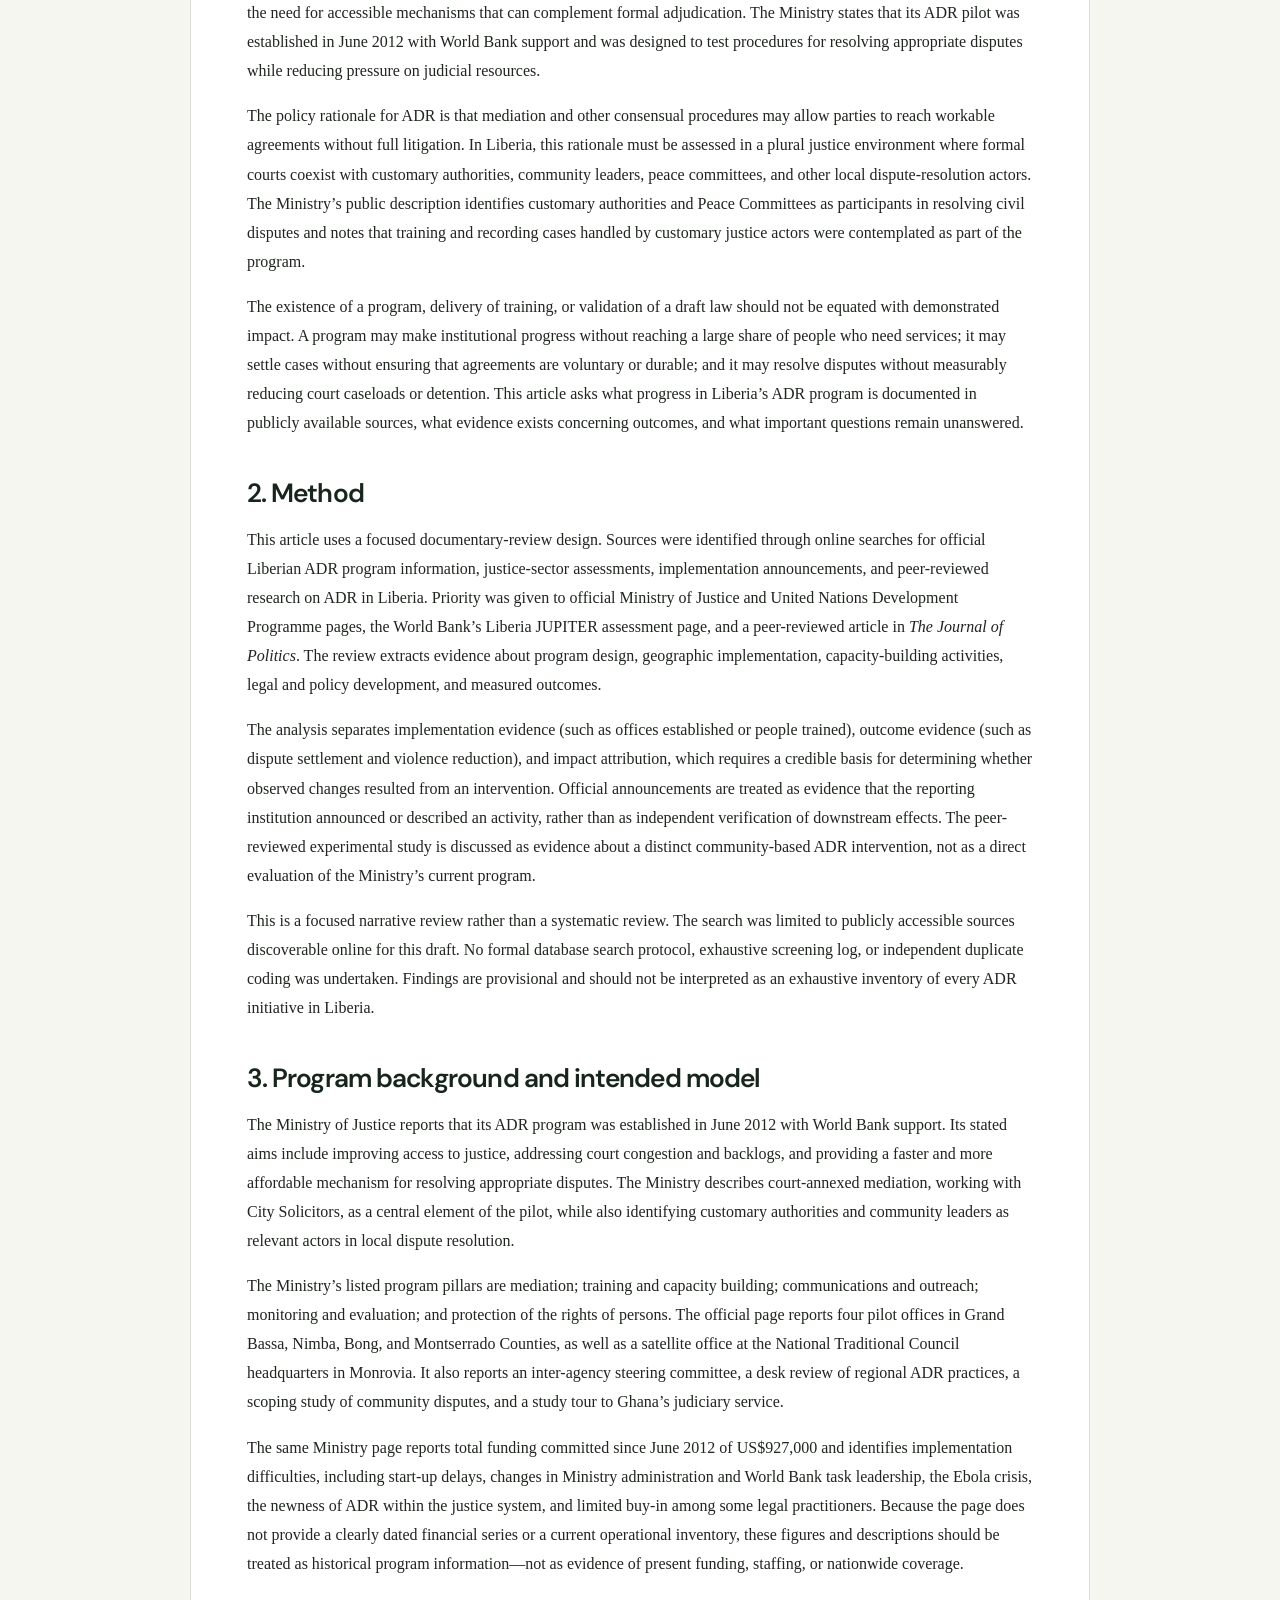
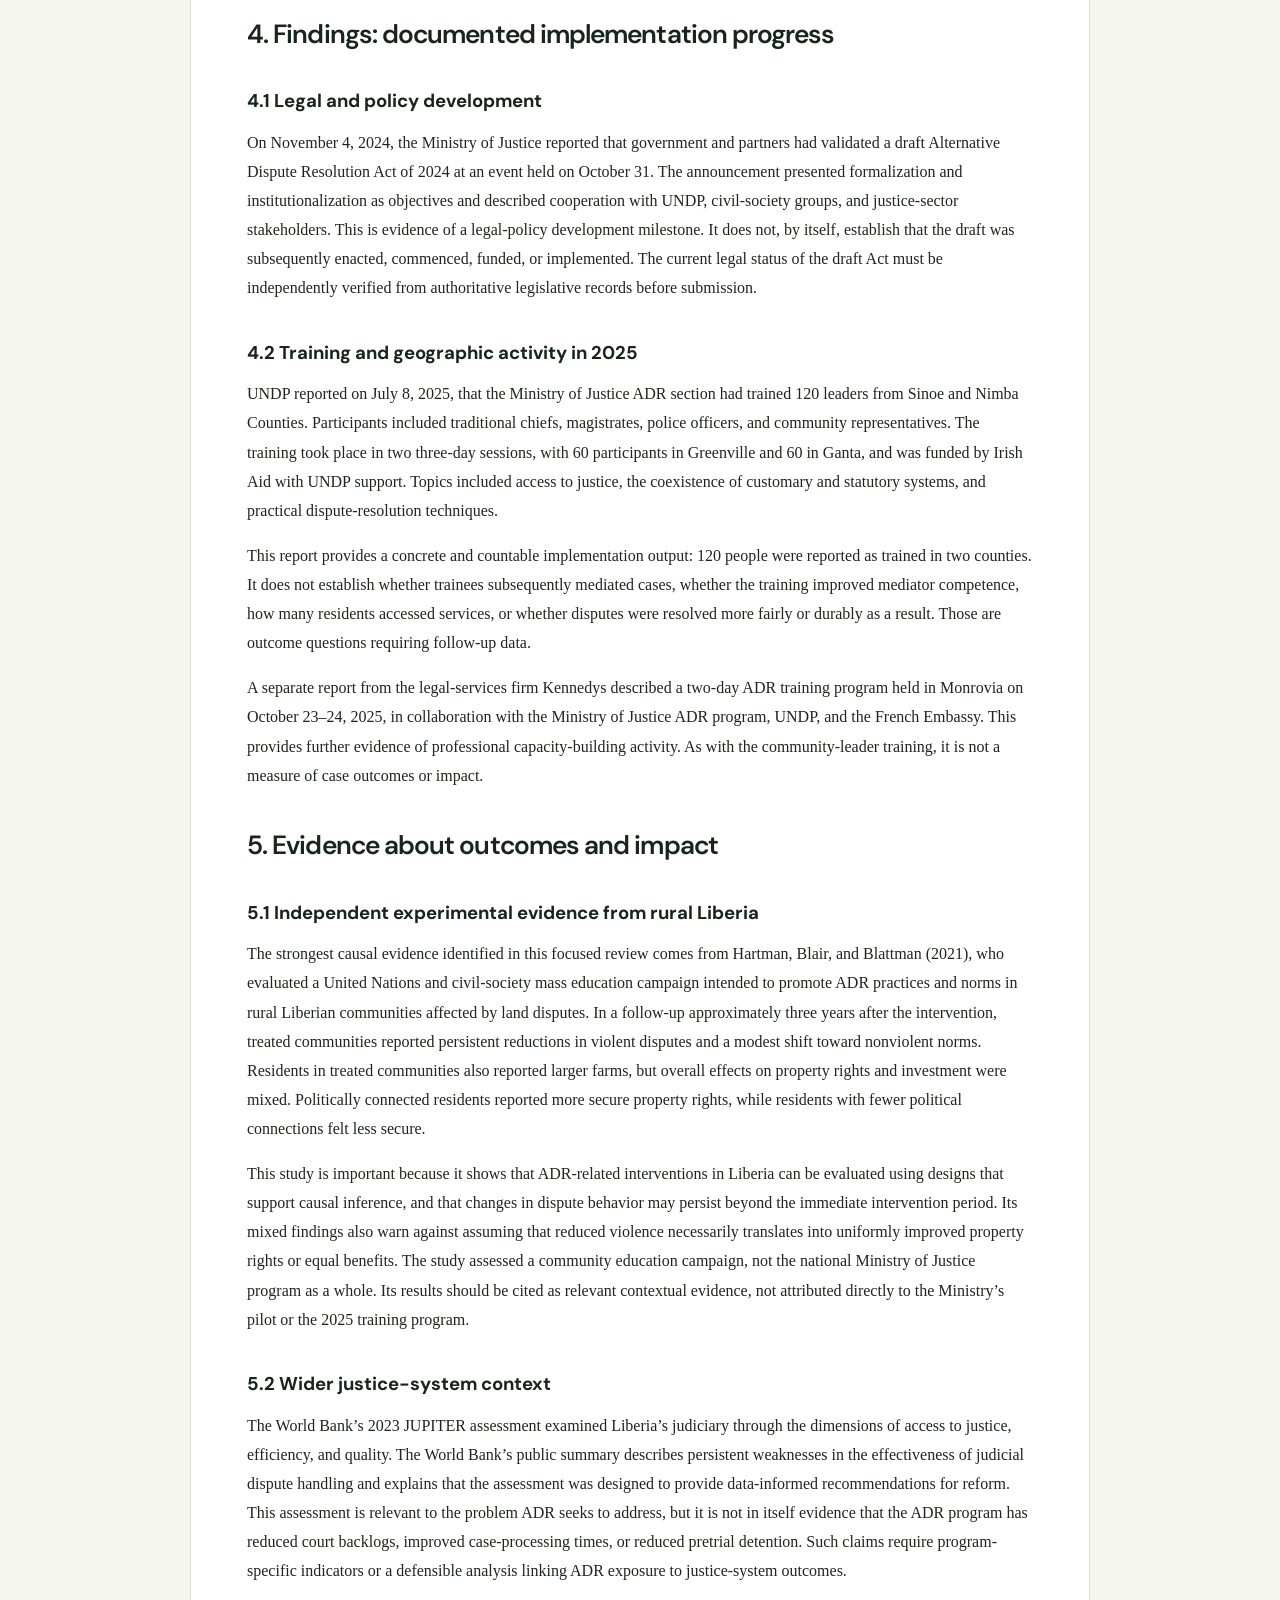
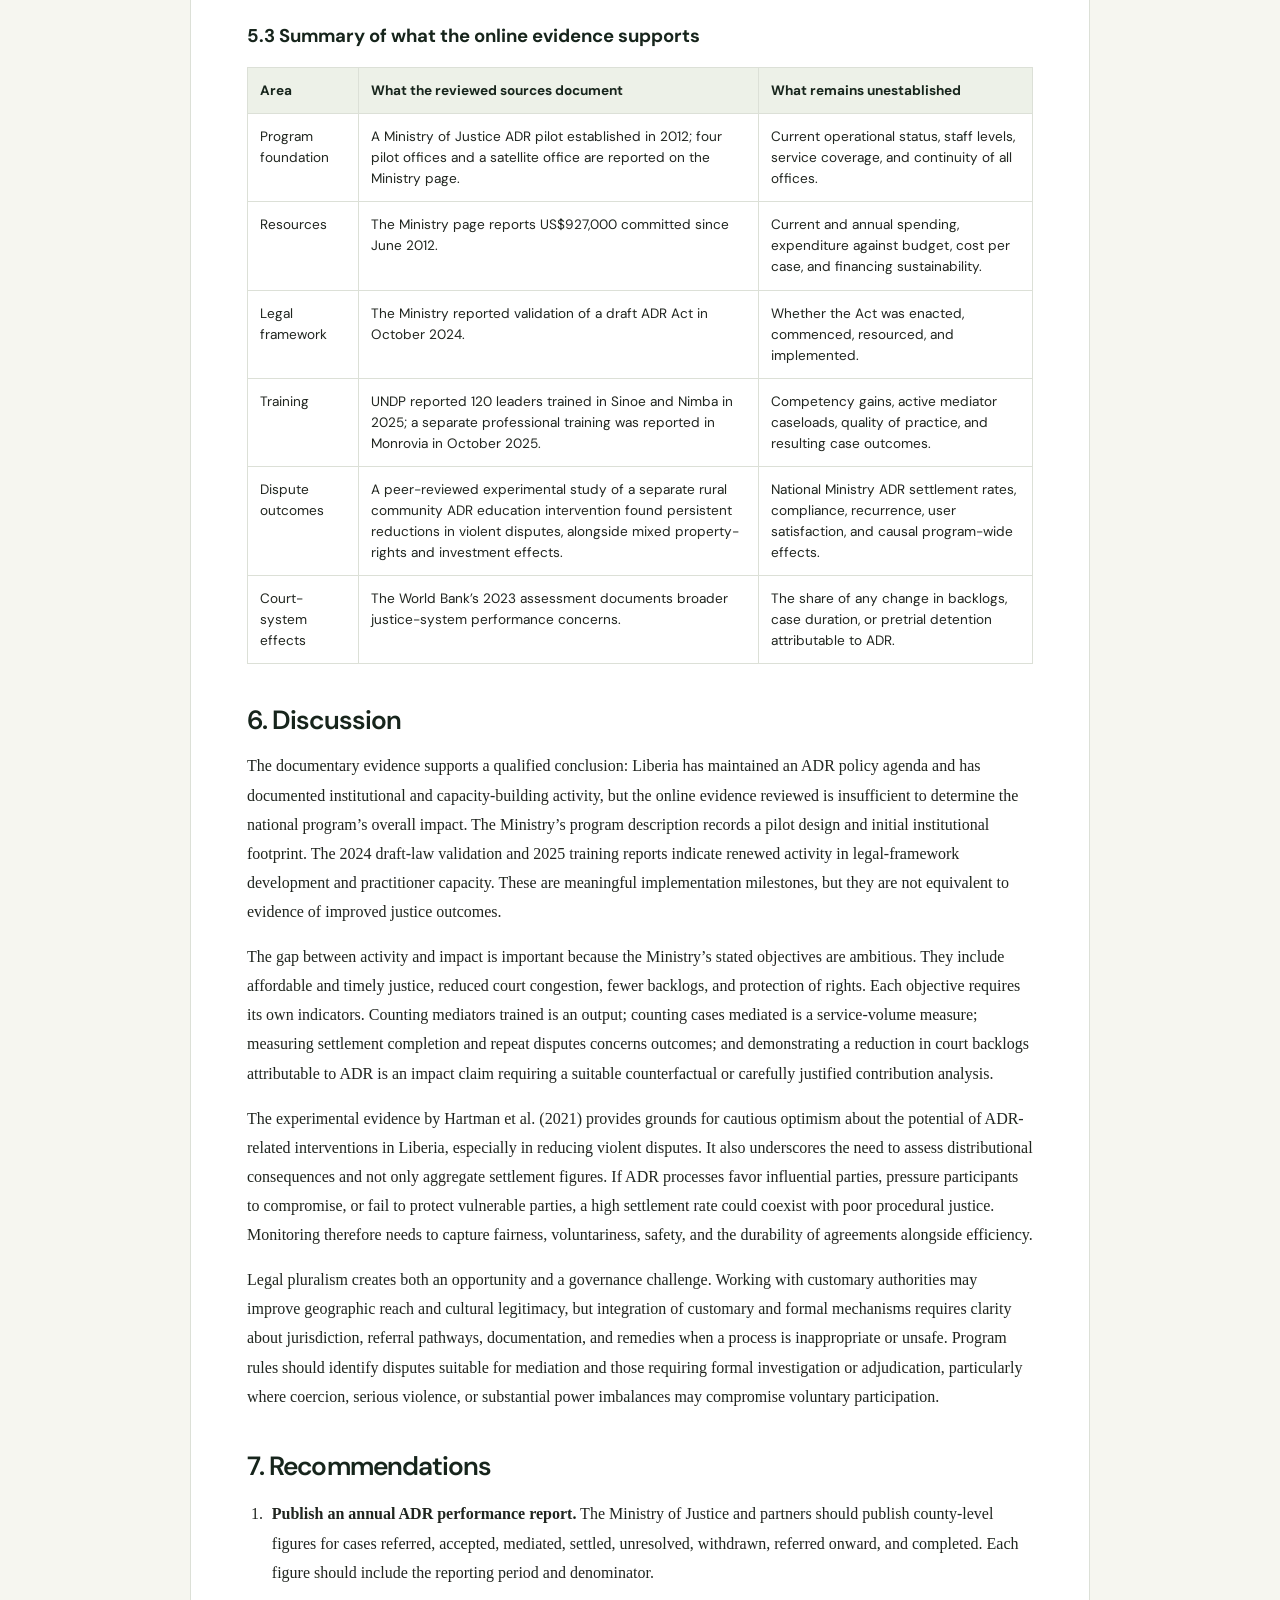
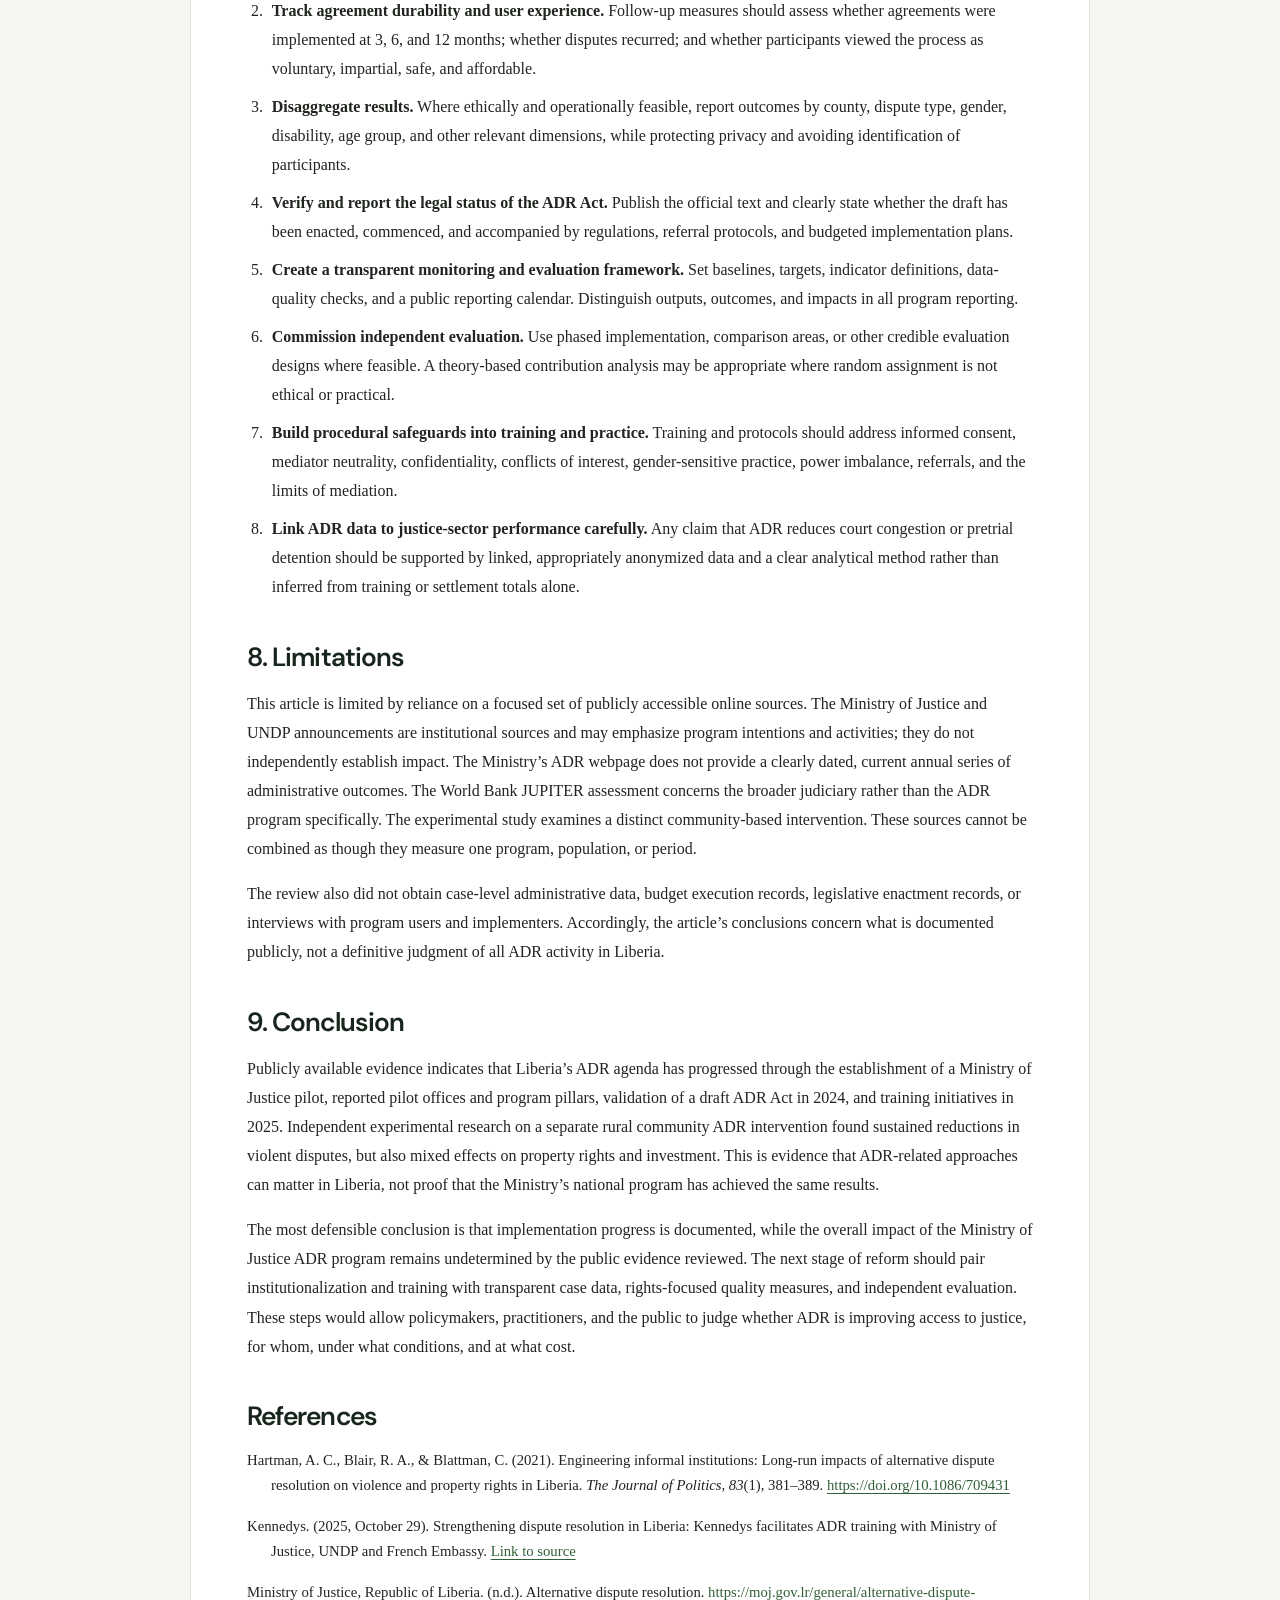
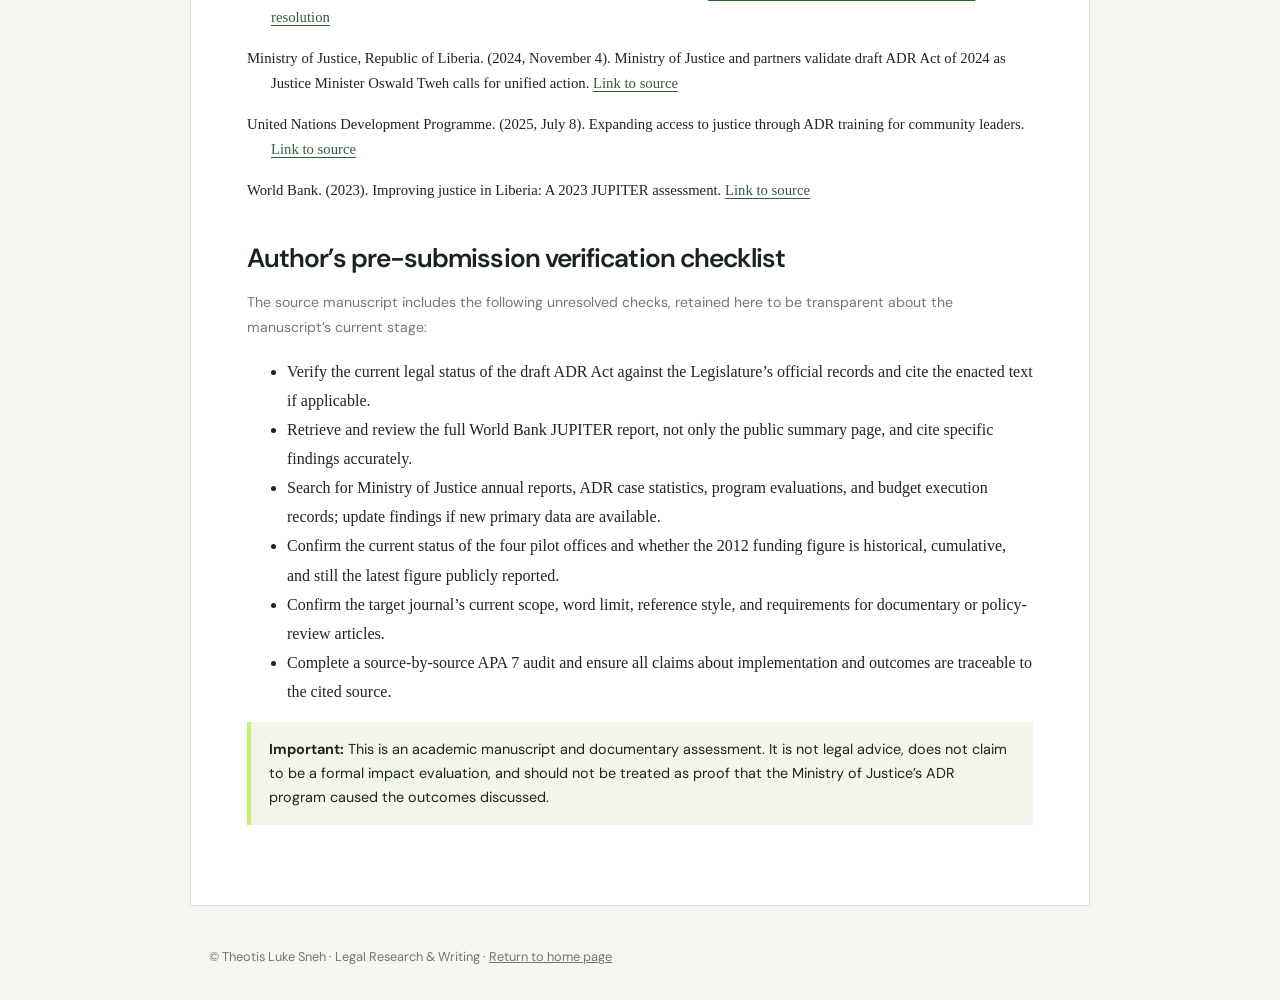
<file: research/liberia-adr-documentary-assessment.html>
<!doctype html>
<html lang="en">
<head>
<meta charset="utf-8">
<meta name="viewport" content="width=device-width, initial-scale=1">
<meta name="description" content="A documentary assessment by Theotis Luke Sneh of alternative dispute resolution program development, access to justice, available evidence of impact, and remaining evidence gaps in Liberia.">
<meta name="theme-color" content="#17251c">
<title>Progress and Evidence of Impact of ADR in Liberia | Theotis Luke Sneh</title>
<link rel="stylesheet" href="../styles.css">
<style>
.article-hero{background:var(--forest);color:var(--white);padding:4rem max(7vw,1.25rem) 3rem}
.article-hero-inner{max-width:900px;margin:auto}
.article-kicker{font: .7rem/1.6 var(--mono);letter-spacing:.13em;text-transform:uppercase;color:var(--lime)}
.article-hero h1{font-size:clamp(2.1rem,5vw,4rem);line-height:1.12;max-width:900px;letter-spacing:-.05em;margin:1rem 0}
.article-subtitle{max-width:780px;color:#d4ded2}
.article-byline{font:.8rem/1.8 var(--mono);color:#b8c7b7}
.article-shell{max-width:900px;margin:2.5rem auto;background:white;padding:clamp(1.2rem,5vw,3.5rem);border:1px solid var(--line)}
.article-shell h2,.article-shell h3{font-family:var(--sans);color:var(--forest);line-height:1.3;margin:2.4rem 0 .9rem}
.article-shell h2{font-size:1.65rem;letter-spacing:-.035em}
.article-shell h3{font-size:1.16rem}
.article-shell p,.article-shell li{font:inherit;line-height:1.82;font-family:Georgia,'Times New Roman',serif}
.article-shell p{margin:.8rem 0 1rem}
.article-shell a{color:#315f38;text-underline-offset:3px}
.status-note{border-left:4px solid var(--lime);background:#f2f6ea;padding:1rem 1.1rem;margin:1rem 0 1.5rem;font:.9rem/1.65 var(--sans)}
.article-tools{display:flex;align-items:center;gap:.5rem;flex-wrap:wrap;margin:1.3rem 0 2rem;font:.8rem var(--sans)}
.article-tools button,.article-tools a{border:1px solid var(--line);background:#f8faf5;color:var(--forest);padding:.55rem .75rem;border-radius:3px;text-decoration:none;font:600 .8rem var(--sans);cursor:pointer}
.article-tools button:hover,.article-tools a:hover{border-color:var(--forest);background:#eef4e5}
.keywords{font:.88rem/1.8 var(--sans)!important;color:var(--muted)}
.table-wrap{overflow-x:auto;margin:1.2rem 0 1.6rem}
table{border-collapse:collapse;width:100%;min-width:680px;font:.85rem/1.55 var(--sans)}
th,td{border:1px solid var(--line);padding:.75rem;vertical-align:top;text-align:left}
th{background:#edf1e8;color:var(--forest)}
.recommendations{padding-left:1.25rem}
.recommendations li{padding-left:.3rem;margin:.55rem 0}
.references p{padding-left:1.5rem;text-indent:-1.5rem;font:.92rem/1.7 Georgia,serif}
.article-footer{max-width:900px;margin:0 auto 2rem;padding:0 1.2rem;color:var(--muted);font:.8rem/1.7 var(--sans)}
@media print{.article-tools,.article-hero a,.scroll-progress{display:none!important}.article-shell{border:0;margin:0 auto}}
</style>
</head>
<body>
<div class="scroll-progress" role="progressbar" aria-label="Article reading progress" aria-valuemin="0" aria-valuemax="100" aria-valuenow="0"><span id="scroll-progress-fill"></span></div>
<header class="article-hero"><div class="article-hero-inner">
<a href="../index.html" class="article-kicker">← Back to Theotis Luke Sneh · Law &amp; Research</a>
<p class="article-kicker">DOCUMENTARY REVIEW · LIBERIA</p>
<h1>Progress and Evidence of Impact of Alternative Dispute Resolution in Liberia</h1>
<p class="article-subtitle">A Documentary Assessment of Program Development, Access to Justice, and Remaining Evidence Gaps</p>
<p class="article-byline">Theotis Luke Sneh · African Methodist Episcopal Zion University</p>
</div></header>
<main id="article-content" class="article-shell">
<div class="status-note"><strong>Manuscript status:</strong> Prepared for further scholarly review. This web edition presents the substance of the submitted documentary assessment. It is not identified as a journal-published or peer-reviewed article. The source manuscript itself calls for a complete source audit and pre-submission verification. The analysis is based on publicly accessible materials reviewed for the draft, not on new interviews, surveys, administrative microdata, or field observations.</div>
<div class="article-tools" aria-label="Article reading tools"><span>Text size</span><button id="article-font-smaller" type="button" aria-label="Decrease article text size">A−</button><button id="article-font-larger" type="button" aria-label="Increase article text size">A+</button><button id="copy-article-link" type="button">Copy article link</button><button id="share-article" type="button">Share</button></div>
<h2>Abstract</h2>
<p>Alternative dispute resolution (ADR) has been promoted in Liberia as a means of expanding access to justice, supporting peaceful settlement of appropriate disputes, and reducing pressure on formal courts. This article assesses publicly documented progress in Liberia’s ADR program and distinguishes institutional implementation from evidence of impact. Using a documentary-review approach, it examines the Ministry of Justice’s description of the program established in 2012, official reporting on the validation of a draft ADR Act in 2024, UNDP reporting on community-leader training in 2025, the World Bank’s 2023 assessment of the wider justice system, and peer-reviewed experimental research on community-based ADR practices.</p>
<p>The sources indicate a long-standing policy commitment, an initial pilot infrastructure in four counties, planned monitoring and rights-protection functions, renewed legal-framework activity, and training of 120 community and justice-sector leaders in Sinoe and Nimba Counties in 2025. Independent experimental evidence from rural Liberia suggests that a specific ADR education intervention was associated with persistent reductions in violent disputes, while effects on property rights and investment were mixed and distributional concerns remained. However, the reviewed public materials do not provide a current consolidated national dataset on cases received, settlements reached, agreement compliance, cost and time savings, user satisfaction, or effects on court backlogs and pretrial detention attributable to the Ministry of Justice program. The article concludes that implementation and capacity-building progress is documented, but the national program’s overall impact remains insufficiently established by the public evidence reviewed.</p>
<p class="keywords"><strong>Keywords:</strong> alternative dispute resolution, Liberia, access to justice, mediation, customary justice, justice reform, program evaluation.</p>
<h2>1. Introduction</h2>
<p>Access to timely, affordable, and fair dispute resolution remains an important justice-sector concern in Liberia. The Ministry of Justice describes its ADR initiative as a response to court congestion, case backlogs, lengthy proceedings, and the need for accessible mechanisms that can complement formal adjudication. The Ministry states that its ADR pilot was established in June 2012 with World Bank support and was designed to test procedures for resolving appropriate disputes while reducing pressure on judicial resources.</p>
<p>The policy rationale for ADR is that mediation and other consensual procedures may allow parties to reach workable agreements without full litigation. In Liberia, this rationale must be assessed in a plural justice environment where formal courts coexist with customary authorities, community leaders, peace committees, and other local dispute-resolution actors. The Ministry’s public description identifies customary authorities and Peace Committees as participants in resolving civil disputes and notes that training and recording cases handled by customary justice actors were contemplated as part of the program.</p>
<p>The existence of a program, delivery of training, or validation of a draft law should not be equated with demonstrated impact. A program may make institutional progress without reaching a large share of people who need services; it may settle cases without ensuring that agreements are voluntary or durable; and it may resolve disputes without measurably reducing court caseloads or detention. This article asks what progress in Liberia’s ADR program is documented in publicly available sources, what evidence exists concerning outcomes, and what important questions remain unanswered.</p>
<h2>2. Method</h2>
<p>This article uses a focused documentary-review design. Sources were identified through online searches for official Liberian ADR program information, justice-sector assessments, implementation announcements, and peer-reviewed research on ADR in Liberia. Priority was given to official Ministry of Justice and United Nations Development Programme pages, the World Bank’s Liberia JUPITER assessment page, and a peer-reviewed article in <em>The Journal of Politics</em>. The review extracts evidence about program design, geographic implementation, capacity-building activities, legal and policy development, and measured outcomes.</p>
<p>The analysis separates implementation evidence (such as offices established or people trained), outcome evidence (such as dispute settlement and violence reduction), and impact attribution, which requires a credible basis for determining whether observed changes resulted from an intervention. Official announcements are treated as evidence that the reporting institution announced or described an activity, rather than as independent verification of downstream effects. The peer-reviewed experimental study is discussed as evidence about a distinct community-based ADR intervention, not as a direct evaluation of the Ministry’s current program.</p>
<p>This is a focused narrative review rather than a systematic review. The search was limited to publicly accessible sources discoverable online for this draft. No formal database search protocol, exhaustive screening log, or independent duplicate coding was undertaken. Findings are provisional and should not be interpreted as an exhaustive inventory of every ADR initiative in Liberia.</p>
<h2>3. Program background and intended model</h2>
<p>The Ministry of Justice reports that its ADR program was established in June 2012 with World Bank support. Its stated aims include improving access to justice, addressing court congestion and backlogs, and providing a faster and more affordable mechanism for resolving appropriate disputes. The Ministry describes court-annexed mediation, working with City Solicitors, as a central element of the pilot, while also identifying customary authorities and community leaders as relevant actors in local dispute resolution.</p>
<p>The Ministry’s listed program pillars are mediation; training and capacity building; communications and outreach; monitoring and evaluation; and protection of the rights of persons. The official page reports four pilot offices in Grand Bassa, Nimba, Bong, and Montserrado Counties, as well as a satellite office at the National Traditional Council headquarters in Monrovia. It also reports an inter-agency steering committee, a desk review of regional ADR practices, a scoping study of community disputes, and a study tour to Ghana’s judiciary service.</p>
<p>The same Ministry page reports total funding committed since June 2012 of US$927,000 and identifies implementation difficulties, including start-up delays, changes in Ministry administration and World Bank task leadership, the Ebola crisis, the newness of ADR within the justice system, and limited buy-in among some legal practitioners. Because the page does not provide a clearly dated financial series or a current operational inventory, these figures and descriptions should be treated as historical program information—not as evidence of present funding, staffing, or nationwide coverage.</p>
<h2>4. Findings: documented implementation progress</h2>
<h3>4.1 Legal and policy development</h3>
<p>On November 4, 2024, the Ministry of Justice reported that government and partners had validated a draft Alternative Dispute Resolution Act of 2024 at an event held on October 31. The announcement presented formalization and institutionalization as objectives and described cooperation with UNDP, civil-society groups, and justice-sector stakeholders. This is evidence of a legal-policy development milestone. It does not, by itself, establish that the draft was subsequently enacted, commenced, funded, or implemented. The current legal status of the draft Act must be independently verified from authoritative legislative records before submission.</p>
<h3>4.2 Training and geographic activity in 2025</h3>
<p>UNDP reported on July 8, 2025, that the Ministry of Justice ADR section had trained 120 leaders from Sinoe and Nimba Counties. Participants included traditional chiefs, magistrates, police officers, and community representatives. The training took place in two three-day sessions, with 60 participants in Greenville and 60 in Ganta, and was funded by Irish Aid with UNDP support. Topics included access to justice, the coexistence of customary and statutory systems, and practical dispute-resolution techniques.</p>
<p>This report provides a concrete and countable implementation output: 120 people were reported as trained in two counties. It does not establish whether trainees subsequently mediated cases, whether the training improved mediator competence, how many residents accessed services, or whether disputes were resolved more fairly or durably as a result. Those are outcome questions requiring follow-up data.</p>
<p>A separate report from the legal-services firm Kennedys described a two-day ADR training program held in Monrovia on October 23–24, 2025, in collaboration with the Ministry of Justice ADR program, UNDP, and the French Embassy. This provides further evidence of professional capacity-building activity. As with the community-leader training, it is not a measure of case outcomes or impact.</p>
<h2>5. Evidence about outcomes and impact</h2>
<h3>5.1 Independent experimental evidence from rural Liberia</h3>
<p>The strongest causal evidence identified in this focused review comes from Hartman, Blair, and Blattman (2021), who evaluated a United Nations and civil-society mass education campaign intended to promote ADR practices and norms in rural Liberian communities affected by land disputes. In a follow-up approximately three years after the intervention, treated communities reported persistent reductions in violent disputes and a modest shift toward nonviolent norms. Residents in treated communities also reported larger farms, but overall effects on property rights and investment were mixed. Politically connected residents reported more secure property rights, while residents with fewer political connections felt less secure.</p>
<p>This study is important because it shows that ADR-related interventions in Liberia can be evaluated using designs that support causal inference, and that changes in dispute behavior may persist beyond the immediate intervention period. Its mixed findings also warn against assuming that reduced violence necessarily translates into uniformly improved property rights or equal benefits. The study assessed a community education campaign, not the national Ministry of Justice program as a whole. Its results should be cited as relevant contextual evidence, not attributed directly to the Ministry’s pilot or the 2025 training program.</p>
<h3>5.2 Wider justice-system context</h3>
<p>The World Bank’s 2023 JUPITER assessment examined Liberia’s judiciary through the dimensions of access to justice, efficiency, and quality. The World Bank’s public summary describes persistent weaknesses in the effectiveness of judicial dispute handling and explains that the assessment was designed to provide data-informed recommendations for reform. This assessment is relevant to the problem ADR seeks to address, but it is not in itself evidence that the ADR program has reduced court backlogs, improved case-processing times, or reduced pretrial detention. Such claims require program-specific indicators or a defensible analysis linking ADR exposure to justice-system outcomes.</p>
<h3>5.3 Summary of what the online evidence supports</h3>
<div class="table-wrap"><table><thead><tr><th>Area</th><th>What the reviewed sources document</th><th>What remains unestablished</th></tr></thead><tbody>
<tr><td>Program foundation</td><td>A Ministry of Justice ADR pilot established in 2012; four pilot offices and a satellite office are reported on the Ministry page.</td><td>Current operational status, staff levels, service coverage, and continuity of all offices.</td></tr>
<tr><td>Resources</td><td>The Ministry page reports US$927,000 committed since June 2012.</td><td>Current and annual spending, expenditure against budget, cost per case, and financing sustainability.</td></tr>
<tr><td>Legal framework</td><td>The Ministry reported validation of a draft ADR Act in October 2024.</td><td>Whether the Act was enacted, commenced, resourced, and implemented.</td></tr>
<tr><td>Training</td><td>UNDP reported 120 leaders trained in Sinoe and Nimba in 2025; a separate professional training was reported in Monrovia in October 2025.</td><td>Competency gains, active mediator caseloads, quality of practice, and resulting case outcomes.</td></tr>
<tr><td>Dispute outcomes</td><td>A peer-reviewed experimental study of a separate rural community ADR education intervention found persistent reductions in violent disputes, alongside mixed property-rights and investment effects.</td><td>National Ministry ADR settlement rates, compliance, recurrence, user satisfaction, and causal program-wide effects.</td></tr>
<tr><td>Court-system effects</td><td>The World Bank’s 2023 assessment documents broader justice-system performance concerns.</td><td>The share of any change in backlogs, case duration, or pretrial detention attributable to ADR.</td></tr>
</tbody></table></div>
<h2>6. Discussion</h2>
<p>The documentary evidence supports a qualified conclusion: Liberia has maintained an ADR policy agenda and has documented institutional and capacity-building activity, but the online evidence reviewed is insufficient to determine the national program’s overall impact. The Ministry’s program description records a pilot design and initial institutional footprint. The 2024 draft-law validation and 2025 training reports indicate renewed activity in legal-framework development and practitioner capacity. These are meaningful implementation milestones, but they are not equivalent to evidence of improved justice outcomes.</p>
<p>The gap between activity and impact is important because the Ministry’s stated objectives are ambitious. They include affordable and timely justice, reduced court congestion, fewer backlogs, and protection of rights. Each objective requires its own indicators. Counting mediators trained is an output; counting cases mediated is a service-volume measure; measuring settlement completion and repeat disputes concerns outcomes; and demonstrating a reduction in court backlogs attributable to ADR is an impact claim requiring a suitable counterfactual or carefully justified contribution analysis.</p>
<p>The experimental evidence by Hartman et al. (2021) provides grounds for cautious optimism about the potential of ADR-related interventions in Liberia, especially in reducing violent disputes. It also underscores the need to assess distributional consequences and not only aggregate settlement figures. If ADR processes favor influential parties, pressure participants to compromise, or fail to protect vulnerable parties, a high settlement rate could coexist with poor procedural justice. Monitoring therefore needs to capture fairness, voluntariness, safety, and the durability of agreements alongside efficiency.</p>
<p>Legal pluralism creates both an opportunity and a governance challenge. Working with customary authorities may improve geographic reach and cultural legitimacy, but integration of customary and formal mechanisms requires clarity about jurisdiction, referral pathways, documentation, and remedies when a process is inappropriate or unsafe. Program rules should identify disputes suitable for mediation and those requiring formal investigation or adjudication, particularly where coercion, serious violence, or substantial power imbalances may compromise voluntary participation.</p>
<h2>7. Recommendations</h2>
<ol class="recommendations">
<li><strong>Publish an annual ADR performance report.</strong> The Ministry of Justice and partners should publish county-level figures for cases referred, accepted, mediated, settled, unresolved, withdrawn, referred onward, and completed. Each figure should include the reporting period and denominator.</li>
<li><strong>Track agreement durability and user experience.</strong> Follow-up measures should assess whether agreements were implemented at 3, 6, and 12 months; whether disputes recurred; and whether participants viewed the process as voluntary, impartial, safe, and affordable.</li>
<li><strong>Disaggregate results.</strong> Where ethically and operationally feasible, report outcomes by county, dispute type, gender, disability, age group, and other relevant dimensions, while protecting privacy and avoiding identification of participants.</li>
<li><strong>Verify and report the legal status of the ADR Act.</strong> Publish the official text and clearly state whether the draft has been enacted, commenced, and accompanied by regulations, referral protocols, and budgeted implementation plans.</li>
<li><strong>Create a transparent monitoring and evaluation framework.</strong> Set baselines, targets, indicator definitions, data-quality checks, and a public reporting calendar. Distinguish outputs, outcomes, and impacts in all program reporting.</li>
<li><strong>Commission independent evaluation.</strong> Use phased implementation, comparison areas, or other credible evaluation designs where feasible. A theory-based contribution analysis may be appropriate where random assignment is not ethical or practical.</li>
<li><strong>Build procedural safeguards into training and practice.</strong> Training and protocols should address informed consent, mediator neutrality, confidentiality, conflicts of interest, gender-sensitive practice, power imbalance, referrals, and the limits of mediation.</li>
<li><strong>Link ADR data to justice-sector performance carefully.</strong> Any claim that ADR reduces court congestion or pretrial detention should be supported by linked, appropriately anonymized data and a clear analytical method rather than inferred from training or settlement totals alone.</li>
</ol>
<h2>8. Limitations</h2>
<p>This article is limited by reliance on a focused set of publicly accessible online sources. The Ministry of Justice and UNDP announcements are institutional sources and may emphasize program intentions and activities; they do not independently establish impact. The Ministry’s ADR webpage does not provide a clearly dated, current annual series of administrative outcomes. The World Bank JUPITER assessment concerns the broader judiciary rather than the ADR program specifically. The experimental study examines a distinct community-based intervention. These sources cannot be combined as though they measure one program, population, or period.</p>
<p>The review also did not obtain case-level administrative data, budget execution records, legislative enactment records, or interviews with program users and implementers. Accordingly, the article’s conclusions concern what is documented publicly, not a definitive judgment of all ADR activity in Liberia.</p>
<h2>9. Conclusion</h2>
<p>Publicly available evidence indicates that Liberia’s ADR agenda has progressed through the establishment of a Ministry of Justice pilot, reported pilot offices and program pillars, validation of a draft ADR Act in 2024, and training initiatives in 2025. Independent experimental research on a separate rural community ADR intervention found sustained reductions in violent disputes, but also mixed effects on property rights and investment. This is evidence that ADR-related approaches can matter in Liberia, not proof that the Ministry’s national program has achieved the same results.</p>
<p>The most defensible conclusion is that implementation progress is documented, while the overall impact of the Ministry of Justice ADR program remains undetermined by the public evidence reviewed. The next stage of reform should pair institutionalization and training with transparent case data, rights-focused quality measures, and independent evaluation. These steps would allow policymakers, practitioners, and the public to judge whether ADR is improving access to justice, for whom, under what conditions, and at what cost.</p>
<h2>References</h2>
<div class="references">
<p>Hartman, A. C., Blair, R. A., &amp; Blattman, C. (2021). Engineering informal institutions: Long-run impacts of alternative dispute resolution on violence and property rights in Liberia. <em>The Journal of Politics, 83</em>(1), 381–389. <a href="https://doi.org/10.1086/709431">https://doi.org/10.1086/709431</a></p>
<p>Kennedys. (2025, October 29). Strengthening dispute resolution in Liberia: Kennedys facilitates ADR training with Ministry of Justice, UNDP and French Embassy. <a href="https://www.kennedyslaw.com/en/news/2025/strengthening-dispute-resolution-in-liberia-kennedys-facilitates-adr-training-with-ministry-of-justice-undp-and-french-embassy/">Link to source</a></p>
<p>Ministry of Justice, Republic of Liberia. (n.d.). Alternative dispute resolution. <a href="https://moj.gov.lr/general/alternative-dispute-resolution">https://moj.gov.lr/general/alternative-dispute-resolution</a></p>
<p>Ministry of Justice, Republic of Liberia. (2024, November 4). Ministry of Justice and partners validate draft ADR Act of 2024 as Justice Minister Oswald Tweh calls for unified action. <a href="https://moj.gov.lr/media/press-releases/ministry-justice-and-partners-validate-draft-adr-act-2024-justice-minister">Link to source</a></p>
<p>United Nations Development Programme. (2025, July 8). Expanding access to justice through ADR training for community leaders. <a href="https://www.undp.org/liberia/press-releases/expanding-access-justice-through-adr-training-community-leaders">Link to source</a></p>
<p>World Bank. (2023). Improving justice in Liberia: A 2023 JUPITER assessment. <a href="https://www.worldbank.org/en/programs/global-program-on-justice-and-rule-of-law/jupiter-liberia-assessment">Link to source</a></p>
</div>
<h2>Author’s pre-submission verification checklist</h2>
<p class="keywords">The source manuscript includes the following unresolved checks, retained here to be transparent about the manuscript’s current stage:</p>
<ul>
<li>Verify the current legal status of the draft ADR Act against the Legislature’s official records and cite the enacted text if applicable.</li>
<li>Retrieve and review the full World Bank JUPITER report, not only the public summary page, and cite specific findings accurately.</li>
<li>Search for Ministry of Justice annual reports, ADR case statistics, program evaluations, and budget execution records; update findings if new primary data are available.</li>
<li>Confirm the current status of the four pilot offices and whether the 2012 funding figure is historical, cumulative, and still the latest figure publicly reported.</li>
<li>Confirm the target journal’s current scope, word limit, reference style, and requirements for documentary or policy-review articles.</li>
<li>Complete a source-by-source APA 7 audit and ensure all claims about implementation and outcomes are traceable to the cited source.</li>
</ul>
<div class="status-note"><strong>Important:</strong> This is an academic manuscript and documentary assessment. It is not legal advice, does not claim to be a formal impact evaluation, and should not be treated as proof that the Ministry of Justice’s ADR program caused the outcomes discussed.</div>
</main>
<div class="article-footer">© Theotis Luke Sneh · Legal Research &amp; Writing · <a href="../index.html">Return to home page</a></div>
<script src="../script.js" defer></script>
</body>
</html>
</file>
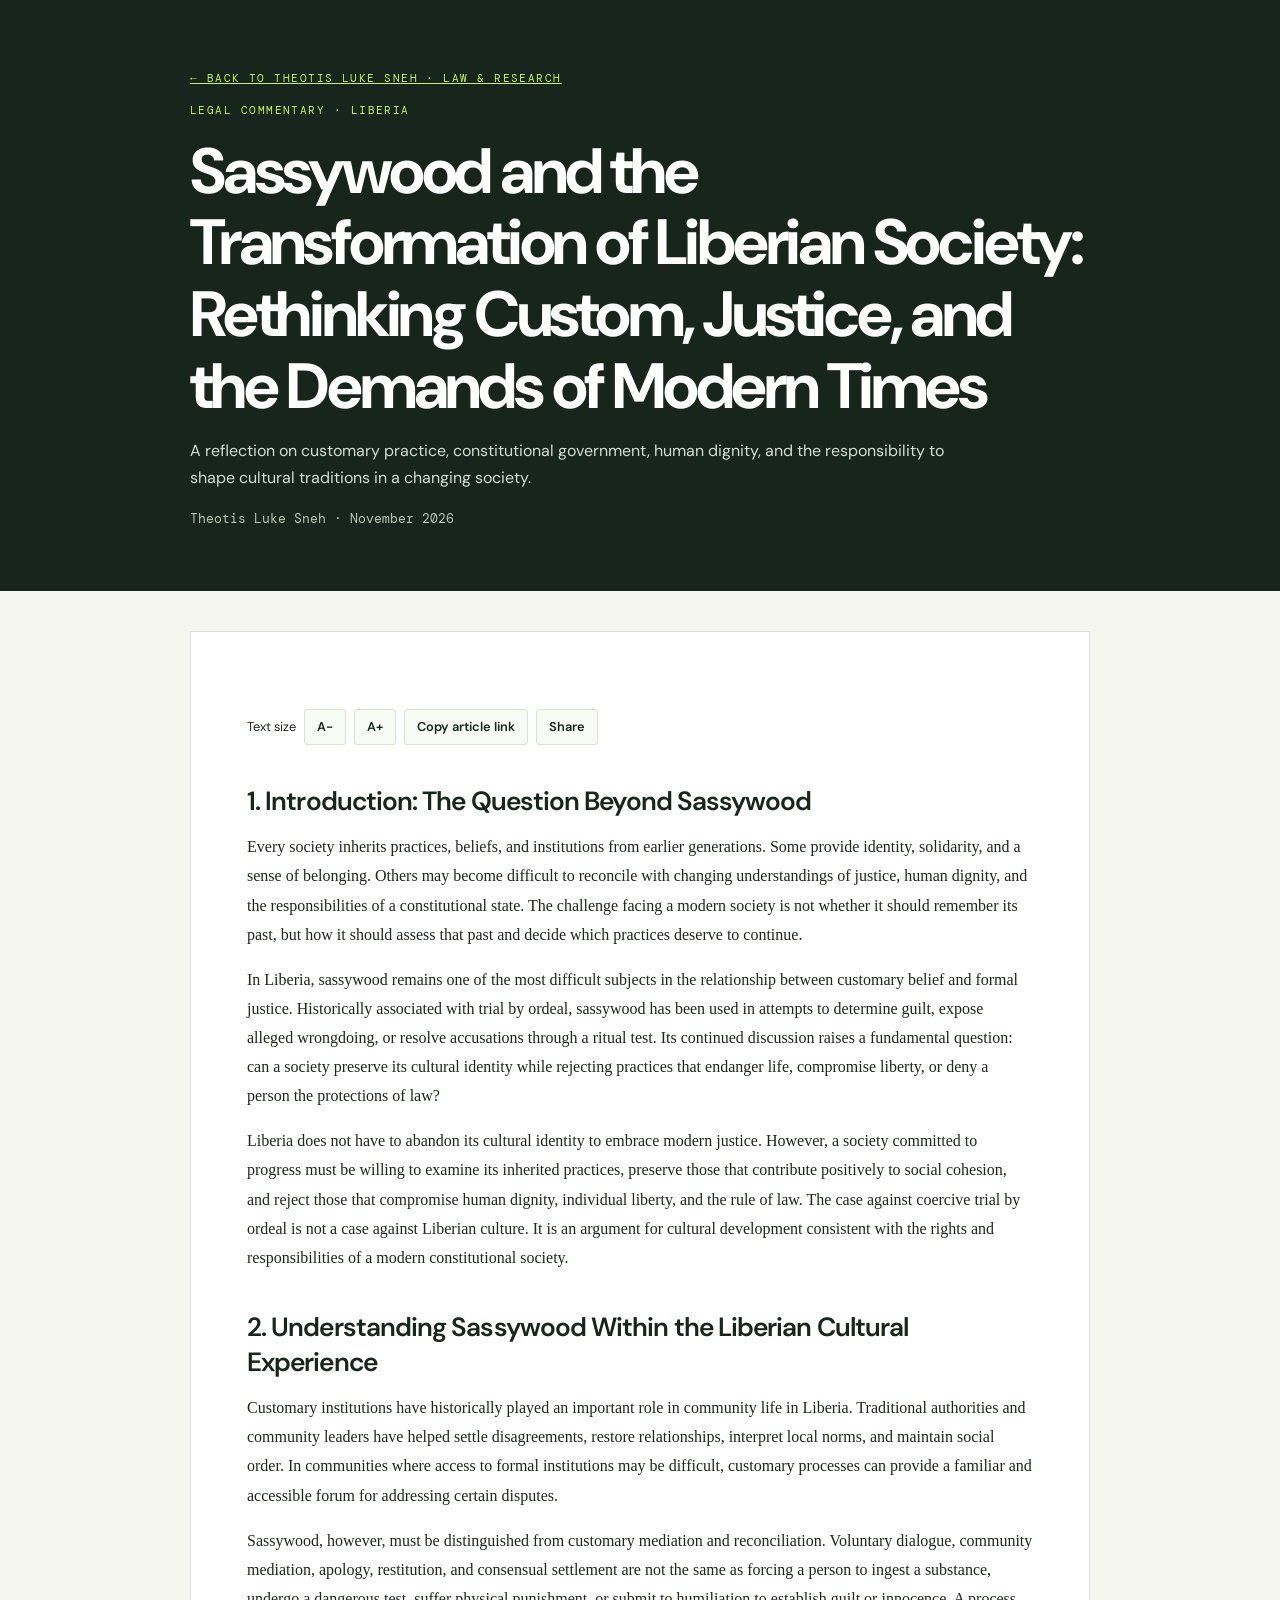
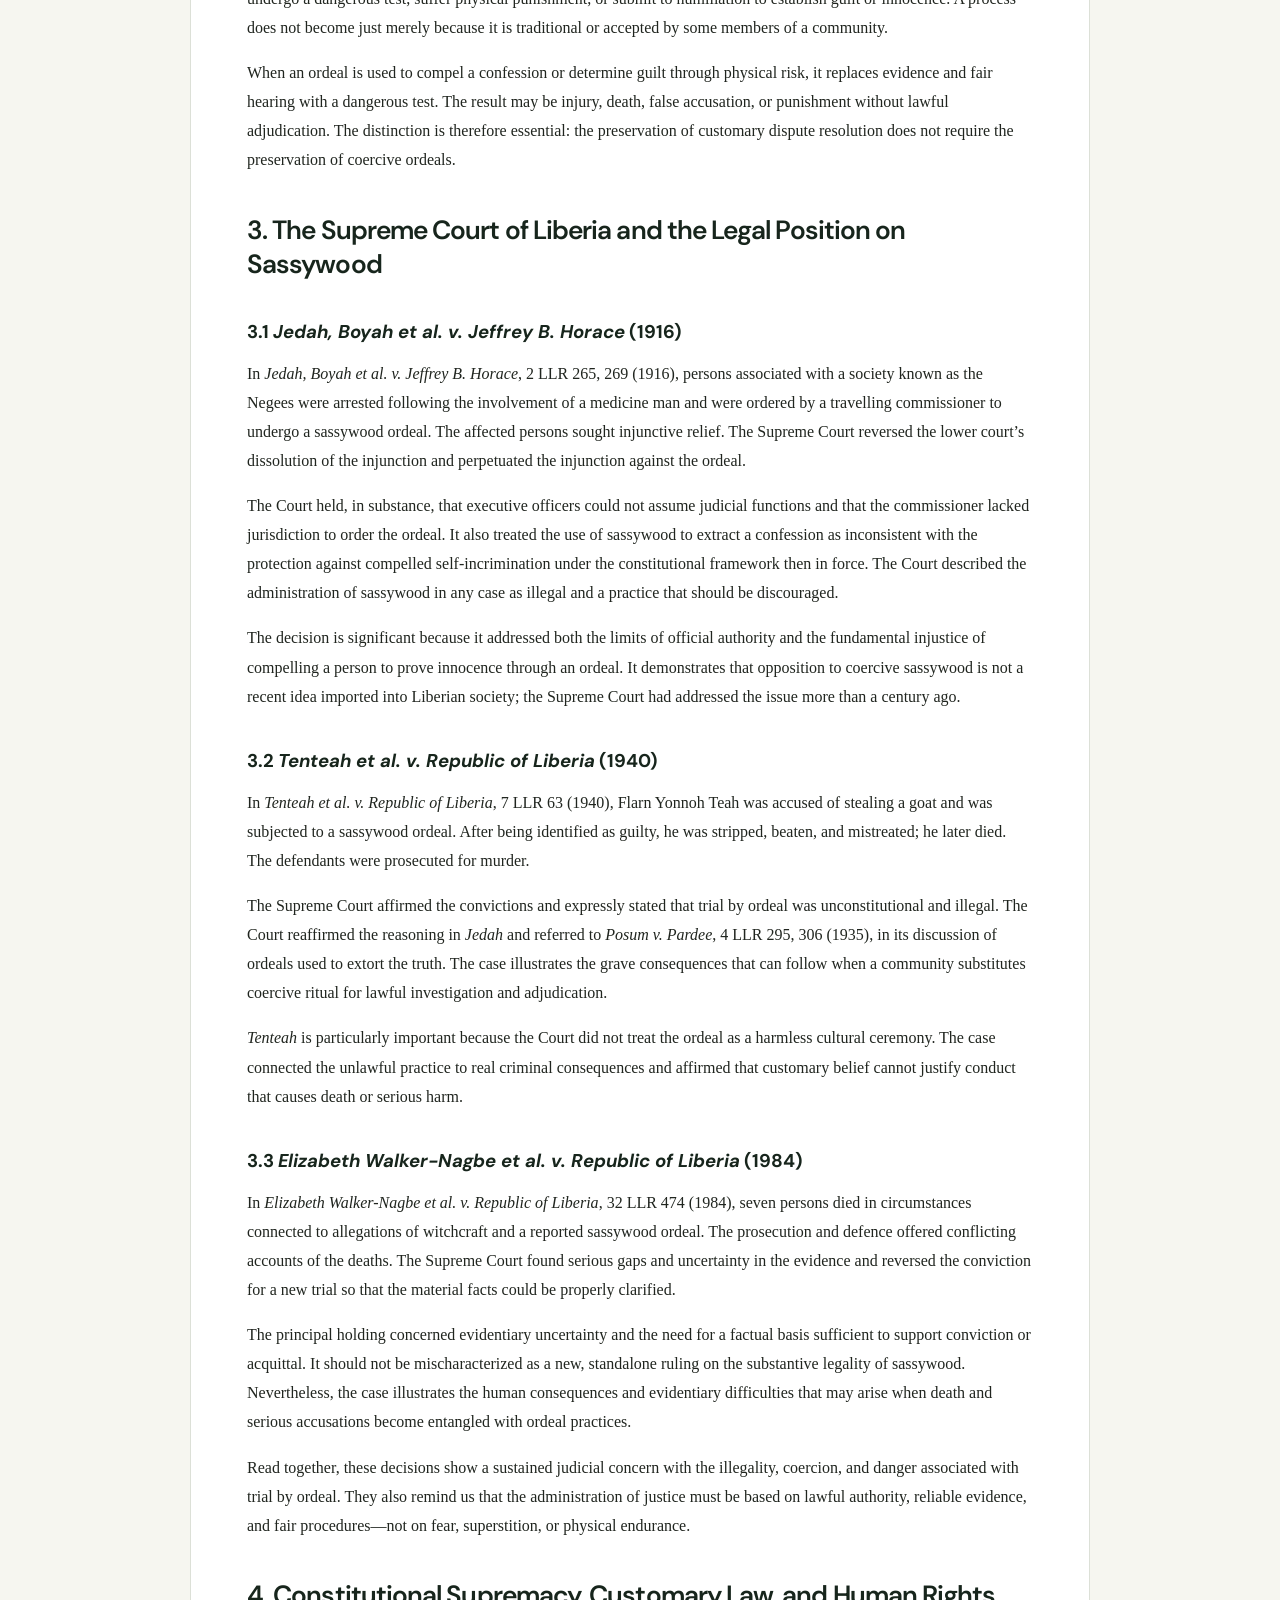
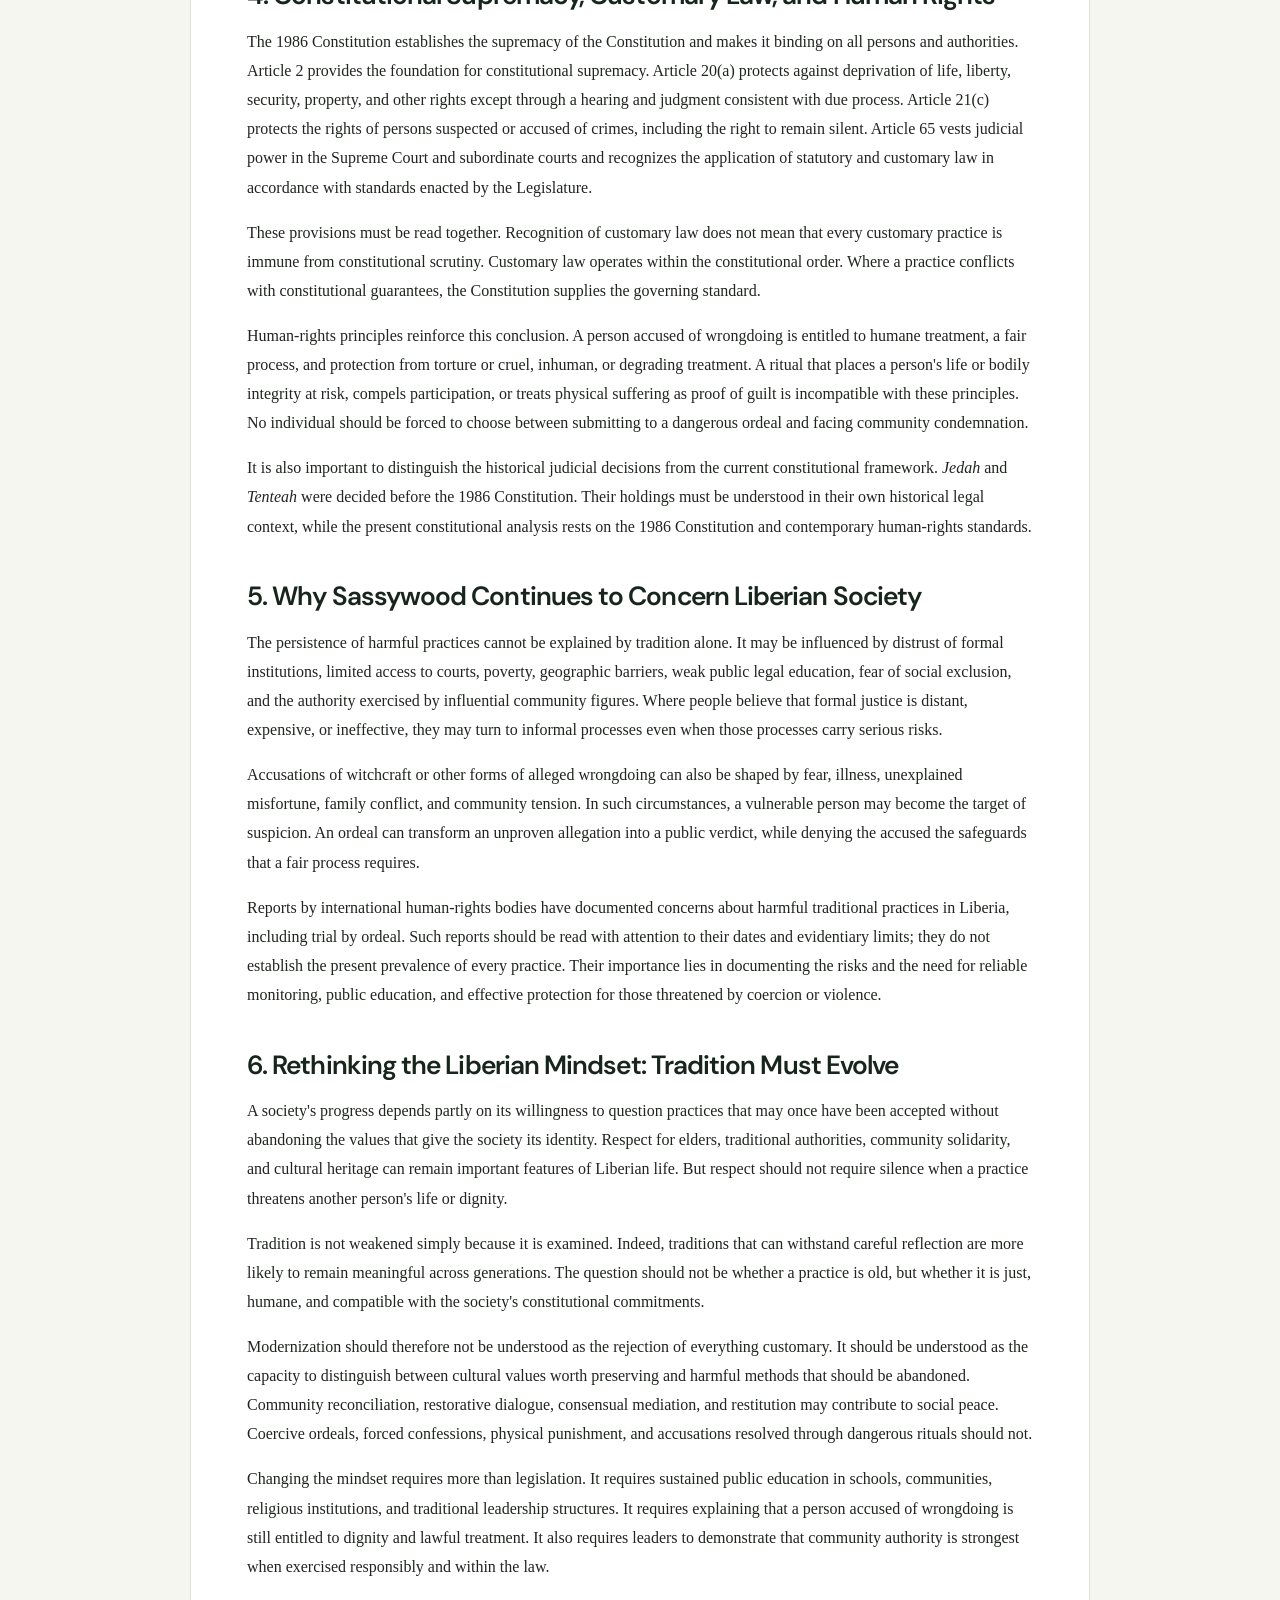
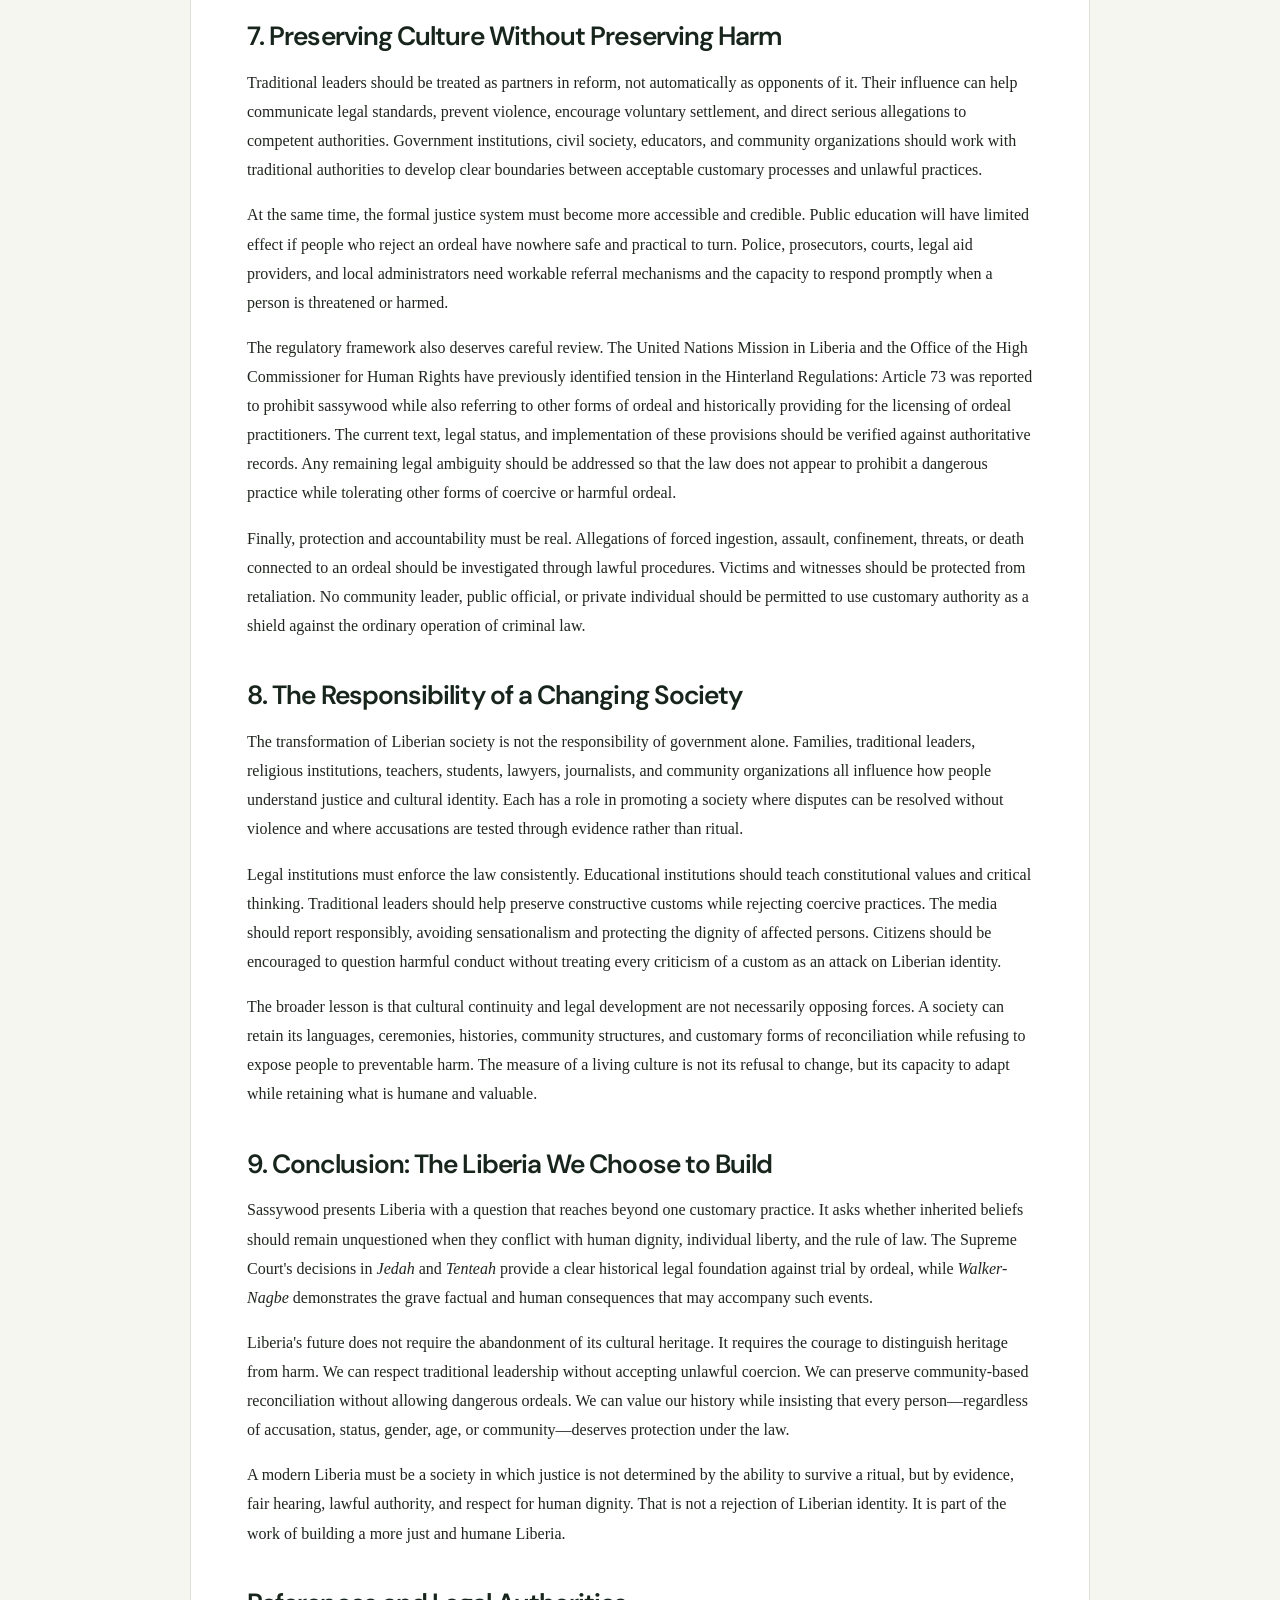
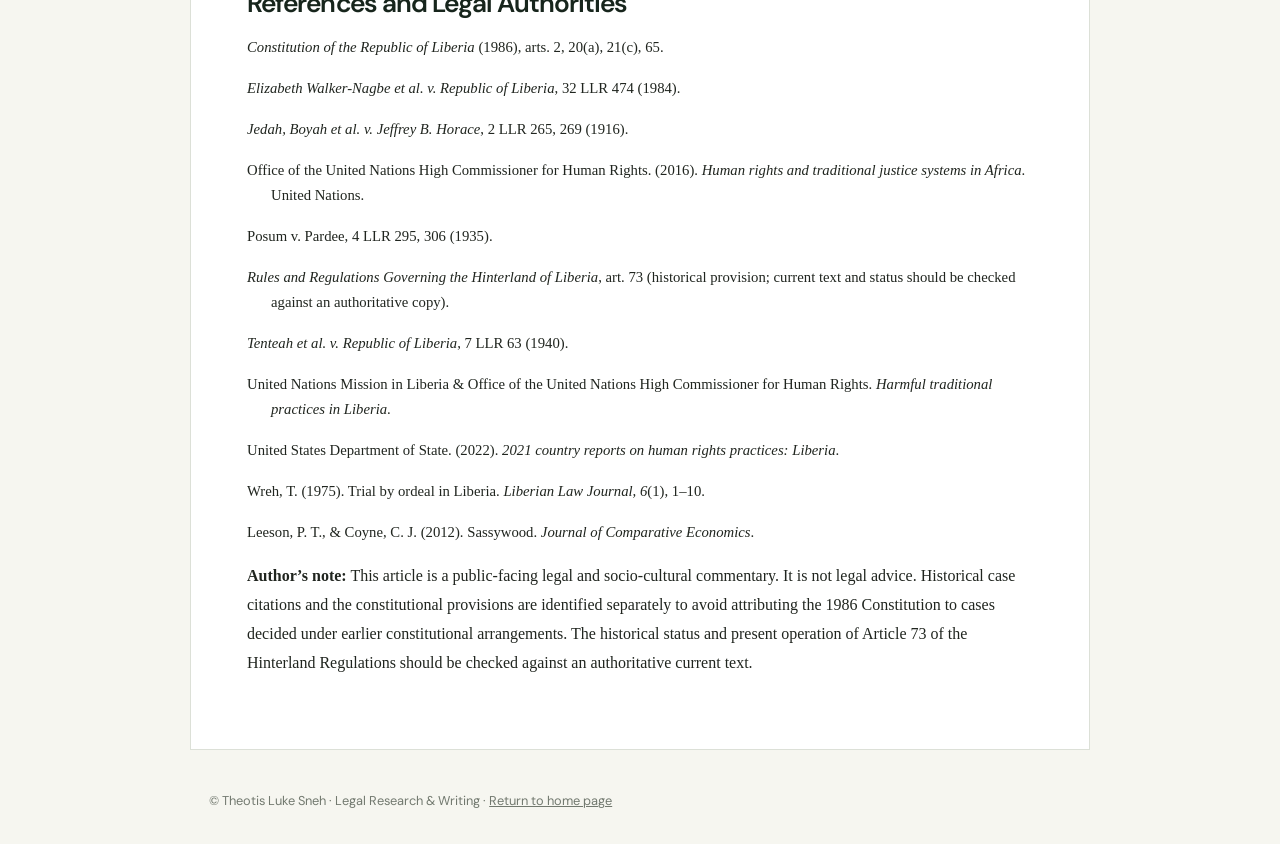
<file: research/sassywood-liberian-society.html>
<!doctype html>
<html lang="en">
<head>
<meta charset="utf-8">
<meta name="viewport" content="width=device-width, initial-scale=1">
<meta name="description" content="Theotis Luke Sneh examines sassywood, Liberian case law, customary justice, constitutional rights, and the need for cultural transformation without abandoning identity.">
<meta name="theme-color" content="#17251c">
<title>Sassywood and the Transformation of Liberian Society | Theotis Luke Sneh</title>
<link rel="stylesheet" href="../styles.css">
<style>
.article-hero{background:var(--forest);color:var(--white);padding:4rem max(7vw,1.25rem) 3rem}.article-hero-inner{max-width:900px;margin:auto}.article-kicker{font:.7rem/1.6 var(--mono);letter-spacing:.13em;text-transform:uppercase;color:var(--lime)}.article-hero h1{font-size:clamp(2.1rem,5vw,4rem);line-height:1.12;max-width:900px;letter-spacing:-.05em;margin:1rem 0}.article-subtitle{max-width:780px;color:#d4ded2}.article-byline{font:.8rem/1.8 var(--mono);color:#b8c7b7}.article-shell{max-width:900px;margin:2.5rem auto;background:white;padding:clamp(1.2rem,5vw,3.5rem);border:1px solid var(--line)}.article-shell h2,.article-shell h3{font-family:var(--sans);color:var(--forest);line-height:1.3;margin:2.4rem 0 .9rem}.article-shell h2{font-size:1.65rem;letter-spacing:-.035em}.article-shell h3{font-size:1.16rem}.article-shell p,.article-shell li{line-height:1.82;font-family:Georgia,'Times New Roman',serif}.article-shell p{margin:.8rem 0 1rem}.article-shell a{color:#315f38;text-underline-offset:3px}.article-tools{display:flex;align-items:center;gap:.5rem;flex-wrap:wrap;margin:1.3rem 0 2rem;font:.8rem var(--sans)}.article-tools button{border:1px solid var(--line);background:#f8faf5;color:var(--forest);padding:.55rem .75rem;border-radius:3px;font:600 .8rem var(--sans);cursor:pointer}.references p{padding-left:1.5rem;text-indent:-1.5rem;font:.92rem/1.7 Georgia,serif}.article-footer{max-width:900px;margin:0 auto 2rem;padding:0 1.2rem;color:var(--muted);font:.8rem/1.7 var(--sans)}
</style>
</head>
<body>
<div class="scroll-progress" role="progressbar" aria-label="Article reading progress" aria-valuemin="0" aria-valuemax="100" aria-valuenow="0"><span id="scroll-progress-fill"></span></div>
<header class="article-hero"><div class="article-hero-inner">
<a href="../index.html" class="article-kicker">← Back to Theotis Luke Sneh · Law &amp; Research</a>
<p class="article-kicker">LEGAL COMMENTARY · LIBERIA</p>
<h1>Sassywood and the Transformation of Liberian Society: Rethinking Custom, Justice, and the Demands of Modern Times</h1>
<p class="article-subtitle">A reflection on customary practice, constitutional government, human dignity, and the responsibility to shape cultural traditions in a changing society.</p>
<p class="article-byline">Theotis Luke Sneh · November 2026</p>
</div></header>
<main id="article-content" class="article-shell">
<div class="article-tools" aria-label="Article reading tools"><span>Text size</span><button id="article-font-smaller" type="button" aria-label="Decrease article text size">A−</button><button id="article-font-larger" type="button" aria-label="Increase article text size">A+</button><button id="copy-article-link" type="button">Copy article link</button><button id="share-article" type="button">Share</button></div>
<h2>1. Introduction: The Question Beyond Sassywood</h2>
<p>Every society inherits practices, beliefs, and institutions from earlier generations. Some provide identity, solidarity, and a sense of belonging. Others may become difficult to reconcile with changing understandings of justice, human dignity, and the responsibilities of a constitutional state. The challenge facing a modern society is not whether it should remember its past, but how it should assess that past and decide which practices deserve to continue.</p>
<p>In Liberia, sassywood remains one of the most difficult subjects in the relationship between customary belief and formal justice. Historically associated with trial by ordeal, sassywood has been used in attempts to determine guilt, expose alleged wrongdoing, or resolve accusations through a ritual test. Its continued discussion raises a fundamental question: can a society preserve its cultural identity while rejecting practices that endanger life, compromise liberty, or deny a person the protections of law?</p>
<p>Liberia does not have to abandon its cultural identity to embrace modern justice. However, a society committed to progress must be willing to examine its inherited practices, preserve those that contribute positively to social cohesion, and reject those that compromise human dignity, individual liberty, and the rule of law. The case against coercive trial by ordeal is not a case against Liberian culture. It is an argument for cultural development consistent with the rights and responsibilities of a modern constitutional society.</p>
<h2>2. Understanding Sassywood Within the Liberian Cultural Experience</h2>
<p>Customary institutions have historically played an important role in community life in Liberia. Traditional authorities and community leaders have helped settle disagreements, restore relationships, interpret local norms, and maintain social order. In communities where access to formal institutions may be difficult, customary processes can provide a familiar and accessible forum for addressing certain disputes.</p>
<p>Sassywood, however, must be distinguished from customary mediation and reconciliation. Voluntary dialogue, community mediation, apology, restitution, and consensual settlement are not the same as forcing a person to ingest a substance, undergo a dangerous test, suffer physical punishment, or submit to humiliation to establish guilt or innocence. A process does not become just merely because it is traditional or accepted by some members of a community.</p>
<p>When an ordeal is used to compel a confession or determine guilt through physical risk, it replaces evidence and fair hearing with a dangerous test. The result may be injury, death, false accusation, or punishment without lawful adjudication. The distinction is therefore essential: the preservation of customary dispute resolution does not require the preservation of coercive ordeals.</p>
<h2>3. The Supreme Court of Liberia and the Legal Position on Sassywood</h2>
<h3>3.1 <em>Jedah, Boyah et al. v. Jeffrey B. Horace</em> (1916)</h3>
<p>In <em>Jedah, Boyah et al. v. Jeffrey B. Horace</em>, 2 LLR 265, 269 (1916), persons associated with a society known as the Negees were arrested following the involvement of a medicine man and were ordered by a travelling commissioner to undergo a sassywood ordeal. The affected persons sought injunctive relief. The Supreme Court reversed the lower court’s dissolution of the injunction and perpetuated the injunction against the ordeal.</p>
<p>The Court held, in substance, that executive officers could not assume judicial functions and that the commissioner lacked jurisdiction to order the ordeal. It also treated the use of sassywood to extract a confession as inconsistent with the protection against compelled self-incrimination under the constitutional framework then in force. The Court described the administration of sassywood in any case as illegal and a practice that should be discouraged.</p>
<p>The decision is significant because it addressed both the limits of official authority and the fundamental injustice of compelling a person to prove innocence through an ordeal. It demonstrates that opposition to coercive sassywood is not a recent idea imported into Liberian society; the Supreme Court had addressed the issue more than a century ago.</p>
<h3>3.2 <em>Tenteah et al. v. Republic of Liberia</em> (1940)</h3>
<p>In <em>Tenteah et al. v. Republic of Liberia</em>, 7 LLR 63 (1940), Flarn Yonnoh Teah was accused of stealing a goat and was subjected to a sassywood ordeal. After being identified as guilty, he was stripped, beaten, and mistreated; he later died. The defendants were prosecuted for murder.</p>
<p>The Supreme Court affirmed the convictions and expressly stated that trial by ordeal was unconstitutional and illegal. The Court reaffirmed the reasoning in <em>Jedah</em> and referred to <em>Posum v. Pardee</em>, 4 LLR 295, 306 (1935), in its discussion of ordeals used to extort the truth. The case illustrates the grave consequences that can follow when a community substitutes coercive ritual for lawful investigation and adjudication.</p>
<p><em>Tenteah</em> is particularly important because the Court did not treat the ordeal as a harmless cultural ceremony. The case connected the unlawful practice to real criminal consequences and affirmed that customary belief cannot justify conduct that causes death or serious harm.</p>
<h3>3.3 <em>Elizabeth Walker-Nagbe et al. v. Republic of Liberia</em> (1984)</h3>
<p>In <em>Elizabeth Walker-Nagbe et al. v. Republic of Liberia</em>, 32 LLR 474 (1984), seven persons died in circumstances connected to allegations of witchcraft and a reported sassywood ordeal. The prosecution and defence offered conflicting accounts of the deaths. The Supreme Court found serious gaps and uncertainty in the evidence and reversed the conviction for a new trial so that the material facts could be properly clarified.</p>
<p>The principal holding concerned evidentiary uncertainty and the need for a factual basis sufficient to support conviction or acquittal. It should not be mischaracterized as a new, standalone ruling on the substantive legality of sassywood. Nevertheless, the case illustrates the human consequences and evidentiary difficulties that may arise when death and serious accusations become entangled with ordeal practices.</p>
<p>Read together, these decisions show a sustained judicial concern with the illegality, coercion, and danger associated with trial by ordeal. They also remind us that the administration of justice must be based on lawful authority, reliable evidence, and fair procedures—not on fear, superstition, or physical endurance.</p>
<h2>4. Constitutional Supremacy, Customary Law, and Human Rights</h2>
<p>The 1986 Constitution establishes the supremacy of the Constitution and makes it binding on all persons and authorities. Article 2 provides the foundation for constitutional supremacy. Article 20(a) protects against deprivation of life, liberty, security, property, and other rights except through a hearing and judgment consistent with due process. Article 21(c) protects the rights of persons suspected or accused of crimes, including the right to remain silent. Article 65 vests judicial power in the Supreme Court and subordinate courts and recognizes the application of statutory and customary law in accordance with standards enacted by the Legislature.</p>
<p>These provisions must be read together. Recognition of customary law does not mean that every customary practice is immune from constitutional scrutiny. Customary law operates within the constitutional order. Where a practice conflicts with constitutional guarantees, the Constitution supplies the governing standard.</p>
<p>Human-rights principles reinforce this conclusion. A person accused of wrongdoing is entitled to humane treatment, a fair process, and protection from torture or cruel, inhuman, or degrading treatment. A ritual that places a person's life or bodily integrity at risk, compels participation, or treats physical suffering as proof of guilt is incompatible with these principles. No individual should be forced to choose between submitting to a dangerous ordeal and facing community condemnation.</p>
<p>It is also important to distinguish the historical judicial decisions from the current constitutional framework. <em>Jedah</em> and <em>Tenteah</em> were decided before the 1986 Constitution. Their holdings must be understood in their own historical legal context, while the present constitutional analysis rests on the 1986 Constitution and contemporary human-rights standards.</p>
<h2>5. Why Sassywood Continues to Concern Liberian Society</h2>
<p>The persistence of harmful practices cannot be explained by tradition alone. It may be influenced by distrust of formal institutions, limited access to courts, poverty, geographic barriers, weak public legal education, fear of social exclusion, and the authority exercised by influential community figures. Where people believe that formal justice is distant, expensive, or ineffective, they may turn to informal processes even when those processes carry serious risks.</p>
<p>Accusations of witchcraft or other forms of alleged wrongdoing can also be shaped by fear, illness, unexplained misfortune, family conflict, and community tension. In such circumstances, a vulnerable person may become the target of suspicion. An ordeal can transform an unproven allegation into a public verdict, while denying the accused the safeguards that a fair process requires.</p>
<p>Reports by international human-rights bodies have documented concerns about harmful traditional practices in Liberia, including trial by ordeal. Such reports should be read with attention to their dates and evidentiary limits; they do not establish the present prevalence of every practice. Their importance lies in documenting the risks and the need for reliable monitoring, public education, and effective protection for those threatened by coercion or violence.</p>
<h2>6. Rethinking the Liberian Mindset: Tradition Must Evolve</h2>
<p>A society's progress depends partly on its willingness to question practices that may once have been accepted without abandoning the values that give the society its identity. Respect for elders, traditional authorities, community solidarity, and cultural heritage can remain important features of Liberian life. But respect should not require silence when a practice threatens another person's life or dignity.</p>
<p>Tradition is not weakened simply because it is examined. Indeed, traditions that can withstand careful reflection are more likely to remain meaningful across generations. The question should not be whether a practice is old, but whether it is just, humane, and compatible with the society's constitutional commitments.</p>
<p>Modernization should therefore not be understood as the rejection of everything customary. It should be understood as the capacity to distinguish between cultural values worth preserving and harmful methods that should be abandoned. Community reconciliation, restorative dialogue, consensual mediation, and restitution may contribute to social peace. Coercive ordeals, forced confessions, physical punishment, and accusations resolved through dangerous rituals should not.</p>
<p>Changing the mindset requires more than legislation. It requires sustained public education in schools, communities, religious institutions, and traditional leadership structures. It requires explaining that a person accused of wrongdoing is still entitled to dignity and lawful treatment. It also requires leaders to demonstrate that community authority is strongest when exercised responsibly and within the law.</p>
<h2>7. Preserving Culture Without Preserving Harm</h2>
<p>Traditional leaders should be treated as partners in reform, not automatically as opponents of it. Their influence can help communicate legal standards, prevent violence, encourage voluntary settlement, and direct serious allegations to competent authorities. Government institutions, civil society, educators, and community organizations should work with traditional authorities to develop clear boundaries between acceptable customary processes and unlawful practices.</p>
<p>At the same time, the formal justice system must become more accessible and credible. Public education will have limited effect if people who reject an ordeal have nowhere safe and practical to turn. Police, prosecutors, courts, legal aid providers, and local administrators need workable referral mechanisms and the capacity to respond promptly when a person is threatened or harmed.</p>
<p>The regulatory framework also deserves careful review. The United Nations Mission in Liberia and the Office of the High Commissioner for Human Rights have previously identified tension in the Hinterland Regulations: Article 73 was reported to prohibit sassywood while also referring to other forms of ordeal and historically providing for the licensing of ordeal practitioners. The current text, legal status, and implementation of these provisions should be verified against authoritative records. Any remaining legal ambiguity should be addressed so that the law does not appear to prohibit a dangerous practice while tolerating other forms of coercive or harmful ordeal.</p>
<p>Finally, protection and accountability must be real. Allegations of forced ingestion, assault, confinement, threats, or death connected to an ordeal should be investigated through lawful procedures. Victims and witnesses should be protected from retaliation. No community leader, public official, or private individual should be permitted to use customary authority as a shield against the ordinary operation of criminal law.</p>
<h2>8. The Responsibility of a Changing Society</h2>
<p>The transformation of Liberian society is not the responsibility of government alone. Families, traditional leaders, religious institutions, teachers, students, lawyers, journalists, and community organizations all influence how people understand justice and cultural identity. Each has a role in promoting a society where disputes can be resolved without violence and where accusations are tested through evidence rather than ritual.</p>
<p>Legal institutions must enforce the law consistently. Educational institutions should teach constitutional values and critical thinking. Traditional leaders should help preserve constructive customs while rejecting coercive practices. The media should report responsibly, avoiding sensationalism and protecting the dignity of affected persons. Citizens should be encouraged to question harmful conduct without treating every criticism of a custom as an attack on Liberian identity.</p>
<p>The broader lesson is that cultural continuity and legal development are not necessarily opposing forces. A society can retain its languages, ceremonies, histories, community structures, and customary forms of reconciliation while refusing to expose people to preventable harm. The measure of a living culture is not its refusal to change, but its capacity to adapt while retaining what is humane and valuable.</p>
<h2>9. Conclusion: The Liberia We Choose to Build</h2>
<p>Sassywood presents Liberia with a question that reaches beyond one customary practice. It asks whether inherited beliefs should remain unquestioned when they conflict with human dignity, individual liberty, and the rule of law. The Supreme Court's decisions in <em>Jedah</em> and <em>Tenteah</em> provide a clear historical legal foundation against trial by ordeal, while <em>Walker-Nagbe</em> demonstrates the grave factual and human consequences that may accompany such events.</p>
<p>Liberia's future does not require the abandonment of its cultural heritage. It requires the courage to distinguish heritage from harm. We can respect traditional leadership without accepting unlawful coercion. We can preserve community-based reconciliation without allowing dangerous ordeals. We can value our history while insisting that every person—regardless of accusation, status, gender, age, or community—deserves protection under the law.</p>
<p>A modern Liberia must be a society in which justice is not determined by the ability to survive a ritual, but by evidence, fair hearing, lawful authority, and respect for human dignity. That is not a rejection of Liberian identity. It is part of the work of building a more just and humane Liberia.</p>
<h2>References and Legal Authorities</h2>
<div class="references">
<p><em>Constitution of the Republic of Liberia</em> (1986), arts. 2, 20(a), 21(c), 65.</p>
<p><em>Elizabeth Walker-Nagbe et al. v. Republic of Liberia</em>, 32 LLR 474 (1984).</p>
<p><em>Jedah, Boyah et al. v. Jeffrey B. Horace</em>, 2 LLR 265, 269 (1916).</p>
<p>Office of the United Nations High Commissioner for Human Rights. (2016). <em>Human rights and traditional justice systems in Africa</em>. United Nations.</p>
<p>Posum v. Pardee, 4 LLR 295, 306 (1935).</p>
<p><em>Rules and Regulations Governing the Hinterland of Liberia</em>, art. 73 (historical provision; current text and status should be checked against an authoritative copy).</p>
<p><em>Tenteah et al. v. Republic of Liberia</em>, 7 LLR 63 (1940).</p>
<p>United Nations Mission in Liberia &amp; Office of the United Nations High Commissioner for Human Rights. <em>Harmful traditional practices in Liberia</em>.</p>
<p>United States Department of State. (2022). <em>2021 country reports on human rights practices: Liberia</em>.</p>
<p>Wreh, T. (1975). Trial by ordeal in Liberia. <em>Liberian Law Journal, 6</em>(1), 1–10.</p>
<p>Leeson, P. T., &amp; Coyne, C. J. (2012). Sassywood. <em>Journal of Comparative Economics</em>.</p>
</div>
<p><strong>Author’s note:</strong> This article is a public-facing legal and socio-cultural commentary. It is not legal advice. Historical case citations and the constitutional provisions are identified separately to avoid attributing the 1986 Constitution to cases decided under earlier constitutional arrangements. The historical status and present operation of Article 73 of the Hinterland Regulations should be checked against an authoritative current text.</p>
</main>
<div class="article-footer">© Theotis Luke Sneh · Legal Research &amp; Writing · <a href="../index.html">Return to home page</a></div>
<script src="../script.js" defer></script>
</body>
</html>
</file>
<file: styles.css>
@import url('https://fonts.googleapis.com/css2?family=DM+Mono:wght@400;500&family=DM+Sans:wght@400;500;600;700&family=Playfair+Display:ital,wght@0,500;0,600;1,500&display=swap');
:root{--forest:#17251c;--lime:#c6f36a;--paper:#f6f6f0;--white:#fff;--ink:#20251f;--muted:#72796f;--line:#dce0d7;--mono:"DM Mono",monospace;--sans:"DM Sans",sans-serif;--serif:"Playfair Display",Georgia,serif}
*{box-sizing:border-box}html{scroll-behavior:smooth}body{margin:0;background:var(--paper);color:var(--ink);font-family:var(--sans);line-height:1.65}a{color:inherit}
.topbar{min-height:78px;padding:0 7vw;display:flex;align-items:center;justify-content:space-between;background:var(--forest);color:var(--white);border-bottom:1px solid #ffffff21}.wordmark{text-decoration:none;font-weight:700;letter-spacing:-.06em;font-size:1.45rem}.wordmark span{color:var(--lime)}nav{display:flex;gap:2rem}nav a{text-decoration:none;font-size:.86rem;color:#d8ded5}nav a:hover,footer a:hover{color:var(--lime)}
.hero{min-height:620px;position:relative;padding:90px 10vw 105px;background:var(--forest);color:var(--white);display:grid;grid-template-columns:1.2fr .8fr;gap:7vw;align-items:center;overflow:hidden}.hero:after{content:"";position:absolute;width:460px;height:460px;border:1px solid #c6f36a2e;border-radius:50%;right:-160px;top:-150px;box-shadow:0 0 0 55px #c6f36a08,0 0 0 110px #c6f36a05;pointer-events:none}
.eyebrow,.section-label,.fact-label,.card-kicker,.portrait-caption,.hero-index,.education-date{font-family:var(--mono);letter-spacing:.12em;font-size:.7rem}.eyebrow{color:var(--lime)}h1{font-size:clamp(3.7rem,7.4vw,7rem);line-height:.99;letter-spacing:-.065em;margin:1.2rem 0}h1 em{font-family:var(--serif);font-weight:500;color:var(--lime);letter-spacing:-.045em}.lede{font-size:clamp(1.2rem,2vw,1.65rem);line-height:1.35;max-width:600px}.intro{color:#bfc9be;max-width:540px}.actions{display:flex;flex-wrap:wrap;gap:.8rem;margin-top:2rem}.button{display:inline-block;padding:.85rem 1.2rem;text-decoration:none;font-weight:600;font-size:.88rem;border:1px solid var(--lime)}.primary{background:var(--lime);color:var(--forest)}.secondary{color:var(--white)}
.portrait-frame{position:relative;z-index:1;max-width:360px;justify-self:end;width:100%}.portrait-photo{display:block;width:100%;aspect-ratio:4/5;object-fit:cover;object-position:center 22%;border:1px solid #c6f36a66}.portrait-caption{color:var(--lime);text-align:right;padding-top:.8rem}.hero-index{position:absolute;left:10vw;bottom:30px;color:#89978a}
.section{padding:100px 10vw;display:grid;grid-template-columns:.35fr 1fr;gap:6vw;border-bottom:1px solid var(--line)}.section-label{color:var(--muted);padding-top:.65rem}.section-label span{color:#7c9c48;margin-right:.9rem}.section-body{max-width:900px}h2{font-size:clamp(2.1rem,4vw,3.8rem);letter-spacing:-.055em;line-height:1.1;font-weight:600;margin:.4rem 0 1.5rem}.large-copy{font-family:var(--serif);font-size:clamp(1.35rem,2.5vw,2rem);line-height:1.5;max-width:820px}.section-body>p:not(.eyebrow){max-width:780px}.fact-grid{display:grid;grid-template-columns:repeat(3,1fr);gap:1rem;margin-top:3rem;padding-top:1.5rem;border-top:1px solid var(--line)}.fact-grid div{display:flex;flex-direction:column;gap:.5rem}.fact-label{color:var(--muted);font-size:.62rem}.fact-grid strong{font-size:.95rem}
.work{background:#ecefe7}.section-intro{color:#5e665b;margin-bottom:2rem}.project-grid{display:grid;grid-template-columns:repeat(2,1fr);gap:1rem}.project-card{background:var(--white);padding:1.7rem;min-height:230px;border:1px solid var(--line)}.project-card.featured{background:var(--forest);color:var(--white)}.card-kicker{color:#7c9c48;font-size:.63rem}.featured .card-kicker{color:var(--lime)}.project-card h3,.research-note h3,.education-list h3{font-size:1.35rem;letter-spacing:-.03em;margin:1rem 0 .5rem}.project-card p:not(.card-kicker){font-size:.9rem;color:#60695e}.project-card.featured p:not(.card-kicker){color:#c2cdc0}.card-status{display:inline-block;margin-top:.6rem;font:.62rem var(--mono);letter-spacing:.08em;color:#74816d}.featured .card-status{color:var(--lime)}
.education-list{border-top:1px solid var(--line)}.education-list article{display:grid;grid-template-columns:130px 1fr;gap:1rem;padding:1.3rem 0;border-bottom:1px solid var(--line)}.education-date{color:#718a4c;padding-top:.4rem}.education-list h3{margin:.1rem 0 .4rem}.education-list p{margin:0;color:#596257}.research-note{display:flex;gap:1.3rem;padding:1.5rem;margin-top:2.5rem;border-left:3px solid #91b94a;background:#edf0e8}.research-mark{font-family:var(--serif);font-size:2.5rem;color:#628a35}.research-note h3{margin-top:0}.research-note p{margin-bottom:0;color:#596257}
.contact{background:var(--forest);color:var(--white);border-bottom:0}.contact .section-label{color:#a5b1a4}.contact .section-body>p:not(.eyebrow){color:#c4cec1}.contact-links{display:flex;flex-direction:column;gap:.8rem;margin:2rem 0}.contact-links a{color:var(--lime);font-size:1.1rem;text-decoration-thickness:1px;text-underline-offset:5px}.privacy-note{font-size:.8rem;color:#9eaa9c!important}
footer{background:#101a13;color:#d6ded4;padding:1.6rem 7vw;display:flex;align-items:center;justify-content:space-between;gap:1rem;font-size:.8rem}footer p{margin:0;color:#a8b2a6}footer a:last-child{text-decoration:none}
@media(max-width:760px){.topbar{height:auto;min-height:72px;padding:1rem 6vw;align-items:flex-start}nav{gap:.7rem;flex-wrap:wrap;justify-content:flex-end}nav a{font-size:.75rem}.hero{grid-template-columns:1fr;padding:70px 7vw 90px;gap:3rem}.portrait-frame{justify-self:start;max-width:290px}.hero-index{left:7vw}.section{grid-template-columns:1fr;padding:70px 7vw;gap:1.4rem}.fact-grid{grid-template-columns:1fr}.project-grid{grid-template-columns:1fr}.education-list article{grid-template-columns:95px 1fr}footer{padding:1.5rem 6vw;flex-wrap:wrap}}


/* Interactive enhancements */
html { scroll-padding-top: 96px; }
.topbar { position: sticky; top: 0; z-index: 100; }
.scroll-progress { position: fixed; z-index: 120; inset: 0 0 auto; height: 3px; background: transparent; pointer-events: none; }
.scroll-progress span { display: block; height: 100%; width: 0; background: var(--lime); transition: width .08s linear; }
.menu-toggle { display: none; align-items: center; justify-content: center; flex-direction: column; gap: 5px; width: 42px; height: 42px; border: 1px solid #ffffff48; background: transparent; color: white; border-radius: 3px; cursor: pointer; }
.menu-toggle span { width: 18px; height: 2px; background: currentColor; transition: transform .2s ease, opacity .2s ease; }
.menu-toggle[aria-expanded="true"] span:first-child { transform: translateY(7px) rotate(45deg); }
.menu-toggle[aria-expanded="true"] span:nth-child(2) { opacity: 0; }
.menu-toggle[aria-expanded="true"] span:last-child { transform: translateY(-7px) rotate(-45deg); }
nav a { position: relative; padding: .35rem 0; }
nav a::after { content: ""; position: absolute; left: 0; right: 100%; bottom: 0; height: 2px; background: var(--lime); transition: right .2s ease; }
nav a:hover::after, nav a.is-active::after { right: 0; }
nav a.is-active { color: var(--lime); }
.button, .project-card, .contact-links a, .copy-email-button, .back-to-top { transition: transform .2s ease, background-color .2s ease, border-color .2s ease, opacity .2s ease; }
.button:hover { transform: translateY(-2px); }
.project-card { transition: transform .22s ease, box-shadow .22s ease; }
.project-card:hover { transform: translateY(-4px); box-shadow: 0 14px 30px #17251c16; }
.copy-email-button { background: transparent; border: 1px solid #ffffff58; color: var(--lime); padding: .55rem .8rem; width: fit-content; font: 600 .78rem var(--sans); cursor: pointer; }
.copy-email-button:hover { background: #ffffff10; border-color: var(--lime); }
.back-to-top { position: fixed; z-index: 90; right: 24px; bottom: 24px; display: inline-flex; align-items: center; gap: .45rem; border: 1px solid var(--lime); color: var(--forest); background: var(--lime); padding: .7rem .9rem; font: 700 .82rem var(--sans); border-radius: 2px; cursor: pointer; opacity: 0; transform: translateY(10px); pointer-events: none; }
.back-to-top.is-visible { opacity: 1; transform: translateY(0); pointer-events: auto; }
.js-ready .reveal { opacity: 0; transform: translateY(18px); transition: opacity .65s ease, transform .65s ease; }
.js-ready .reveal.is-visible { opacity: 1; transform: translateY(0); }
:focus-visible { outline: 3px solid #91b94a; outline-offset: 3px; }
@media (max-width: 760px) {
  .topbar { position: sticky; height: 72px; min-height: 72px; padding: .85rem 6vw; align-items: center; flex-direction: row; }
  .menu-toggle { display: inline-flex; margin-left: auto; }
  nav#main-navigation { display: none; position: absolute; top: 100%; left: 0; right: 0; background: var(--forest); padding: .5rem 6vw 1.25rem; border-bottom: 1px solid #ffffff24; gap: 0; flex-direction: column; align-items: stretch; box-shadow: 0 12px 22px #0002; }
  nav#main-navigation.is-open { display: flex; }
  nav#main-navigation a { padding: .85rem 0; font-size: .9rem; border-bottom: 1px solid #ffffff18; }
  nav#main-navigation a::after { display: none; }
  .back-to-top { right: 14px; bottom: 14px; }
}
@media (prefers-reduced-motion: reduce) {
  *, *::before, *::after { scroll-behavior: auto !important; animation-duration: .01ms !important; animation-iteration-count: 1 !important; transition-duration: .01ms !important; }
  .js-ready .reveal { opacity: 1; transform: none; }
}


/* CV and research portfolio sections */
.experience { background:#f7f8f3; }
.experience-list { border-top:1px solid var(--line); margin-top:2rem; }
.experience-item { display:grid; grid-template-columns:180px 1fr; gap:1.5rem; padding:1.5rem 0; border-bottom:1px solid var(--line); }
.experience-meta { display:flex; flex-direction:column; gap:.55rem; padding-top:.35rem; }
.experience-date,.experience-type { font: .65rem/1.5 var(--mono); letter-spacing:.08em; color:#718a4c; }
.experience-type { color:var(--muted); }
.experience-item h3 { margin:.05rem 0 .35rem; font-size:1.25rem; }
.experience-org { font-weight:600; margin:.1rem 0 .5rem; }
.experience-item p:not(.experience-org) { color:#596257; font-size:.93rem; margin:0; }
.experience-footnote,.research-disclaimer { font-size:.78rem; color:var(--muted); margin-top:1.3rem!important; }
.skills-section { background:#ecefe7; }
.skills-grid { display:grid; grid-template-columns:repeat(2,minmax(0,1fr)); gap:1rem; margin-top:2rem; }
.skill-card { padding:1.5rem; border:1px solid var(--line); background:white; }
.skill-card h3 { margin:.5rem 0 .65rem; font-size:1.2rem; letter-spacing:-.025em; }
.skill-card p:last-child { margin:0; color:#596257; font-size:.9rem; }
.recognition-note { margin-top:1.4rem; }
.language-line { margin-top:.8rem!important; }
.manuscript-status { display:block; margin-top:1rem; color:var(--forest); font: .62rem/1.6 var(--mono); letter-spacing:.07em; }
.research-grid .project-card { display:flex; flex-direction:column; align-items:flex-start; }
.research-grid .actions { margin-top:auto; padding-top:1rem; }
.research-grid .button { font-size:.8rem; padding:.7rem .9rem; }
@media(max-width:760px) {
  .experience-item { grid-template-columns:1fr; gap:.5rem; }
  .experience-meta { flex-direction:row; flex-wrap:wrap; gap:.75rem; }
  .skills-grid { grid-template-columns:1fr; }
}


/* Make the poetry collection easy to discover */
.poetry-nav-link {
  display:inline-flex;
  align-items:center;
  gap:.4rem;
  padding:.45rem .8rem !important;
  border:1px solid var(--lime);
  border-radius:3px;
  color:var(--forest) !important;
  background:var(--lime);
  font-weight:700 !important;
}
.poetry-nav-link span { font-size:1rem; line-height:1; }
.poetry-nav-link::after { display:none; }
.poetry-nav-link:hover { background:#d8ff91; transform:translateY(-1px); }
.poetry-callout {
  display:flex;
  align-items:center;
  gap:1rem;
  flex-wrap:wrap;
  margin-top:2rem;
  padding:1.15rem;
  background:var(--forest);
  border:1px solid #c6f36a;
  box-shadow:0 10px 24px #17251c16;
}
.poetry-callout-mark {
  display:grid;
  place-items:center;
  flex:0 0 48px;
  height:48px;
  border-radius:50%;
  background:var(--lime);
  color:var(--forest);
  font-size:1.5rem;
}
.poetry-callout-copy { display:flex; flex:1 1 180px; flex-direction:column; gap:.15rem; color:white; }
.poetry-callout-copy strong { font-family:var(--serif); font-size:1.15rem; }
.poetry-callout-copy span { color:#c4cec1; font-size:.8rem; }
.poetry-cta {
  display:inline-flex;
  align-items:center;
  justify-content:center;
  gap:.7rem;
  min-height:50px;
  padding:.9rem 1.2rem;
  background:var(--lime);
  color:var(--forest);
  border:2px solid var(--lime);
  font-size:.82rem;
  font-weight:800;
  letter-spacing:.04em;
  box-shadow:0 4px 0 #8eae45;
}
.poetry-cta:hover { background:#d8ff91; border-color:#d8ff91; transform:translateY(-2px); box-shadow:0 6px 0 #8eae45; }
.poetry-cta span { font-size:1.2rem; }
@media(max-width:760px) {
  nav#main-navigation .poetry-nav-link { margin:.45rem 0; padding:.75rem .85rem !important; border:1px solid var(--lime); }
  .poetry-callout { align-items:flex-start; }
  .poetry-cta { width:100%; }
}


/* Prominent link to Utilitay */
.utilitay-nav-link {
  display:inline-flex;
  align-items:center;
  justify-content:center;
  gap:.35rem;
  padding:.45rem .8rem !important;
  border:1px solid #ffffff75;
  border-radius:3px;
  color:var(--white) !important;
  background:transparent;
  font-weight:700 !important;
}
.utilitay-nav-link::after { display:none; }
.utilitay-nav-link:hover { color:var(--forest) !important; background:var(--white); border-color:var(--white); }
.utilitay-hero-button {
  display:inline-flex;
  align-items:center;
  justify-content:center;
  gap:.5rem;
  background:var(--lime);
  color:var(--forest);
  border:2px solid var(--lime);
  font-weight:800;
  box-shadow:0 4px 0 #8eae45;
}
.utilitay-hero-button:hover {
  background:#d8ff91;
  border-color:#d8ff91;
  transform:translateY(-2px);
  box-shadow:0 6px 0 #8eae45;
}
.utilitay-section-action { margin-top:1rem; }
@media(max-width:760px) {
  nav#main-navigation .utilitay-nav-link {
    margin:.4rem 0;
    padding:.75rem .85rem !important;
    border:1px solid #ffffff75;
  }
  .hero .utilitay-hero-button { width:fit-content; }
}
</file>
